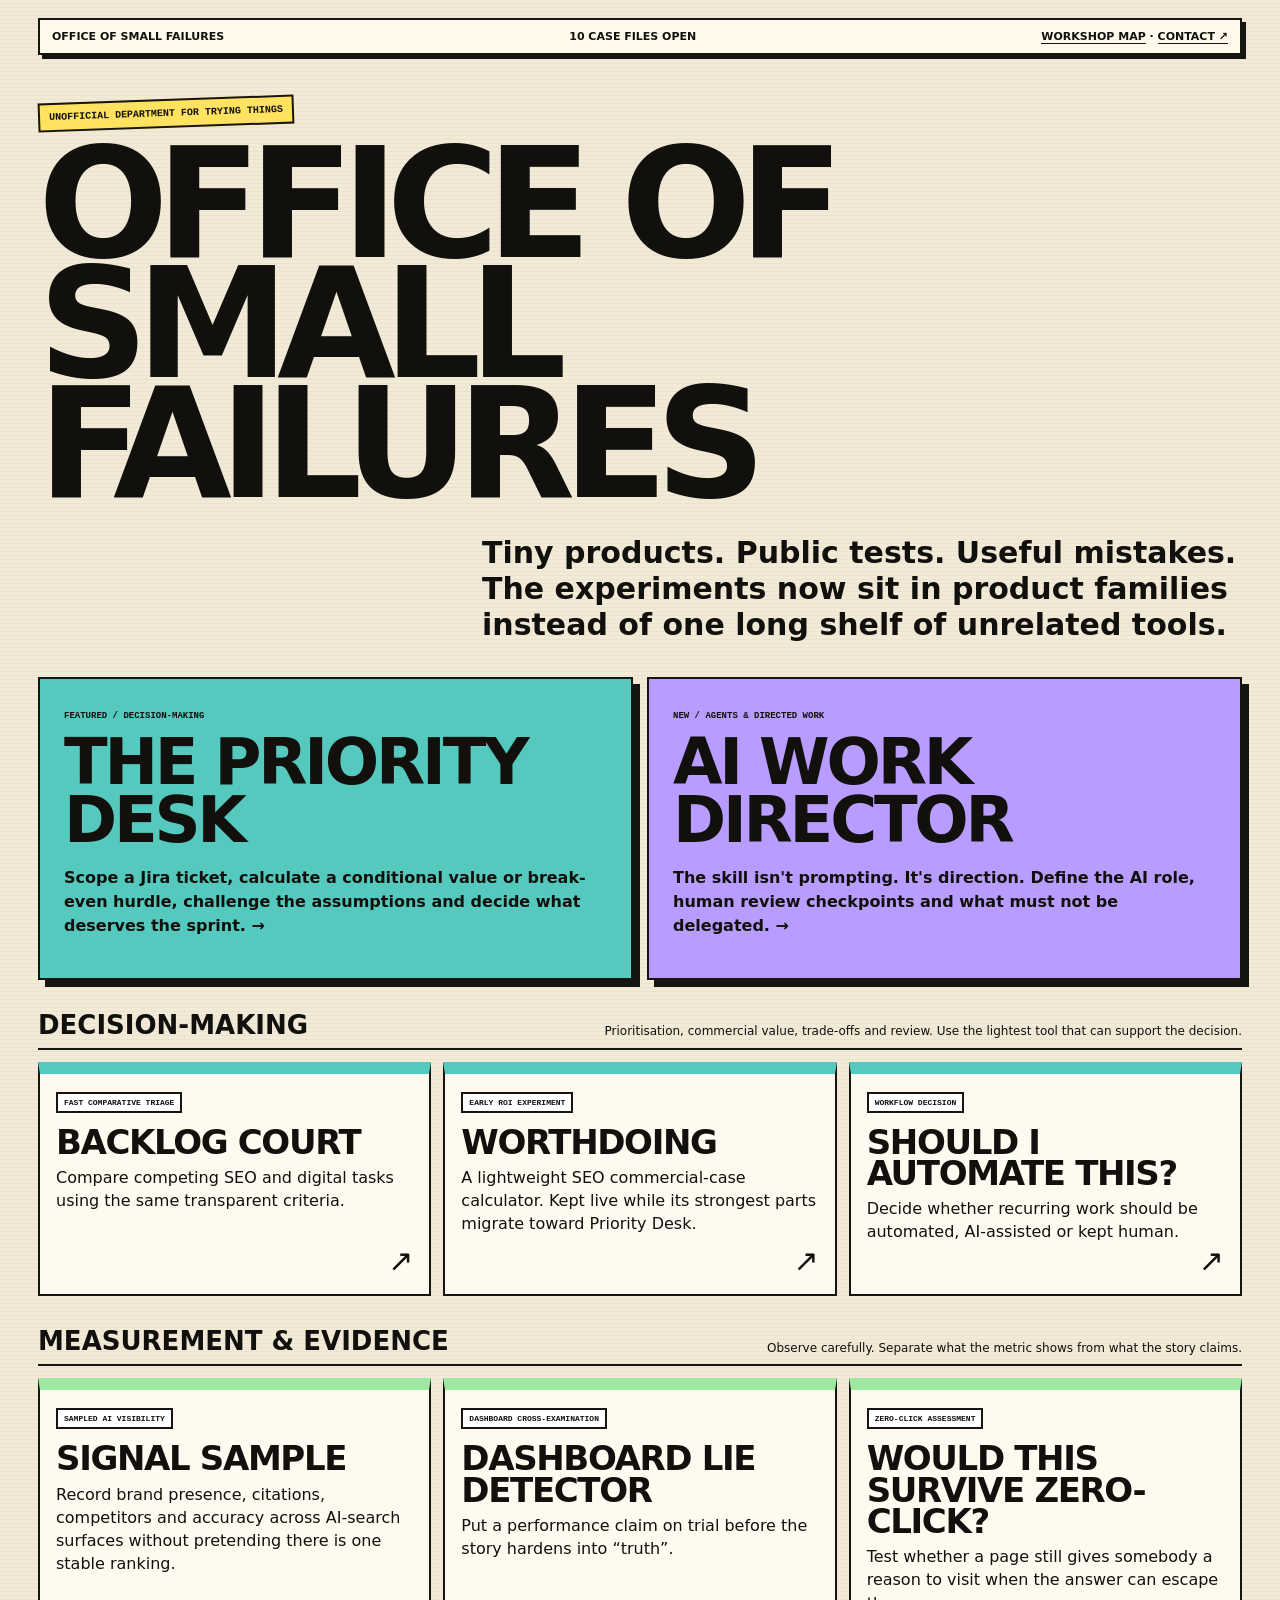
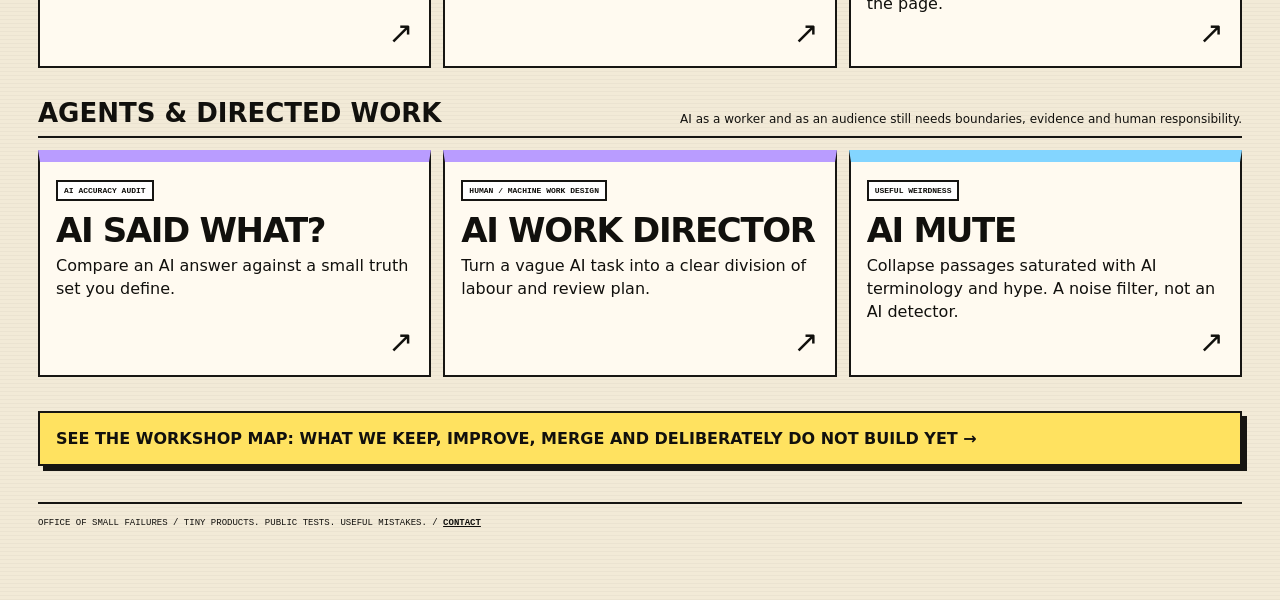
<file: index.html>
<!doctype html><html lang="en"><head><meta charset="utf-8"><meta name="viewport" content="width=device-width,initial-scale=1">
<title>Office of Small Failures — Tiny Tools for Awkward Digital Decisions</title>
<meta name="description" content="Tiny browser tools for decision-making, AI work, measurement and useful digital experiments. Public tests including The Priority Desk, AI Work Director and Signal Sample.">
<meta name="robots" content="index,follow,max-image-preview:large,max-snippet:-1"><link rel="canonical" href="https://officeofsmallfailures.com/"><link rel="icon" href="/favicon.svg" type="image/svg+xml">
<meta property="og:title" content="Office of Small Failures — Tiny Tools for Awkward Digital Decisions"><meta property="og:description" content="Tiny products. Public tests. Useful mistakes."><meta property="og:url" content="https://officeofsmallfailures.com/">
<script async src="https://www.googletagmanager.com/gtag/js?id=G-NYF5KW1DQC"></script><script>window.dataLayer=window.dataLayer||[];function gtag(){dataLayer.push(arguments)}gtag('js',new Date());gtag('config','G-NYF5KW1DQC');</script>
<script type="application/ld+json">{"@context":"https://schema.org","@graph":[{"@type":"WebSite","name":"Office of Small Failures","url":"https://officeofsmallfailures.com/","description":"Tiny browser-based tools and public experiments for awkward digital decisions."},{"@type":"ItemList","name":"Office of Small Failures tools","itemListElement":[
{"@type":"ListItem","position":1,"name":"The Priority Desk","url":"https://officeofsmallfailures.com/priority-desk/"},
{"@type":"ListItem","position":2,"name":"AI Work Director","url":"https://officeofsmallfailures.com/ai-work-director/"},
{"@type":"ListItem","position":3,"name":"Signal Sample","url":"https://officeofsmallfailures.com/signal-sample/"},
{"@type":"ListItem","position":4,"name":"Dashboard Lie Detector","url":"https://officeofsmallfailures.com/dashboard-lie-detector/"},
{"@type":"ListItem","position":5,"name":"Would This Survive Zero-Click?","url":"https://officeofsmallfailures.com/would-this-survive-zero-click/"},
{"@type":"ListItem","position":6,"name":"Backlog Court","url":"https://officeofsmallfailures.com/backlog-court/"},
{"@type":"ListItem","position":7,"name":"WorthDoing","url":"https://officeofsmallfailures.com/worthdoing/"},
{"@type":"ListItem","position":8,"name":"Should I Automate This?","url":"https://officeofsmallfailures.com/should-i-automate-this/"},
{"@type":"ListItem","position":9,"name":"AI Said What?","url":"https://officeofsmallfailures.com/ai-said-what/"},
{"@type":"ListItem","position":10,"name":"AI Mute","url":"https://officeofsmallfailures.com/make-the-internet-shut-up-about-ai/"}]}]}</script>
<style>
:root{--ink:#11100d;--paper:#f2ead7;--red:#ff6b5c;--yellow:#ffe260;--blue:#83d5ff;--green:#9de7a0;--violet:#b99cff;--pink:#ff87c8;--orange:#ffad66;--teal:#7ee0d5;--desk:#55c9be;--line:#161512}
*{box-sizing:border-box}body{margin:0;color:var(--ink);background:repeating-linear-gradient(0deg,rgba(17,16,13,.03) 0,rgba(17,16,13,.03) 1px,transparent 1px,transparent 4px),var(--paper);font-family:Inter,ui-sans-serif,system-ui,sans-serif}a{color:inherit}.page{max-width:1240px;margin:auto;padding:18px 18px 70px}
.top{border:2px solid var(--line);display:flex;justify-content:space-between;gap:12px;align-items:center;padding:10px 12px;background:#fff9ec;box-shadow:4px 4px 0 var(--line);font-size:11px;text-transform:uppercase;font-weight:900}.top a{text-decoration:none;border-bottom:1px solid var(--line)}
.hero{padding:44px 0 34px}.stamp{display:inline-block;border:2px solid var(--line);background:var(--yellow);padding:7px 9px;font:900 10px monospace;text-transform:uppercase;transform:rotate(-2deg)}h1{margin:16px 0 0;font-size:clamp(68px,12vw,160px);line-height:.78;letter-spacing:-.08em;text-transform:uppercase}.hero p{max-width:760px;margin:32px 0 0 auto;font-size:clamp(20px,2.5vw,30px);line-height:1.2;font-weight:800}
.featured{display:grid;grid-template-columns:1fr 1fr;gap:14px;margin-bottom:30px}.feature{border:2px solid var(--line);background:#fffaf0;box-shadow:7px 7px 0 var(--line);padding:24px;text-decoration:none}.feature:first-child{background:var(--desk)}.feature:last-child{background:var(--violet)}.feature .tag{font:900 9px monospace;text-transform:uppercase}.feature h2{font-size:clamp(38px,5vw,72px);line-height:.9;letter-spacing:-.05em;text-transform:uppercase;margin:12px 0}.feature p{line-height:1.5;font-weight:700}
.family{margin-top:30px}.family-head{display:flex;justify-content:space-between;gap:16px;align-items:end;border-bottom:2px solid var(--line);padding-bottom:8px;margin-bottom:12px}.family-head h2{margin:0;text-transform:uppercase;font-size:26px}.family-head p{margin:0;max-width:660px;font-size:12px;line-height:1.4}
.cards{display:grid;grid-template-columns:repeat(3,1fr);gap:12px}.card{border:2px solid var(--line);background:#fffaf0;text-decoration:none;padding:16px;min-height:190px;display:flex;flex-direction:column;justify-content:space-between}.card:hover{transform:translate(-2px,-2px);box-shadow:5px 5px 0 var(--line)}.label{display:inline-block;border:2px solid var(--line);padding:4px 6px;font:900 8px monospace;text-transform:uppercase;background:white}.card h3{font-size:34px;line-height:.92;letter-spacing:-.04em;text-transform:uppercase;margin:14px 0 8px}.card p{line-height:1.45;margin:0}.arrow{font-size:30px;text-align:right}
.c-measure{border-top:12px solid var(--green)}.c-decision{border-top:12px solid var(--desk)}.c-agent{border-top:12px solid var(--violet)}.c-weird{border-top:12px solid var(--blue)}
.maplink{display:block;margin-top:34px;border:2px solid var(--line);background:var(--yellow);padding:16px;text-decoration:none;font-weight:900;text-transform:uppercase;box-shadow:5px 5px 0 var(--line)}
.footer{margin-top:36px;border-top:2px solid var(--line);padding-top:12px;font:9px/1.6 monospace;text-transform:uppercase}.footer a{font-weight:900}
@media(max-width:850px){.featured,.cards{grid-template-columns:1fr}.family-head{display:block}.family-head p{margin-top:6px}}@media(max-width:700px){.page{padding:12px}.top{font-size:9px}h1{font-size:65px}.hero p{margin-left:0}}
</style></head><body><div class="page">
<header class="top"><span>Office of Small Failures</span><span>10 case files open</span><span><a href="/workshop-map/">Workshop map</a> · <a href="/contact/">Contact ↗</a></span></header>
<main>
<section class="hero"><span class="stamp">Unofficial department for trying things</span><h1>Office of Small Failures</h1><p>Tiny products. Public tests. Useful mistakes. The experiments now sit in product families instead of one long shelf of unrelated tools.</p></section>

<section class="featured">
<a class="feature" href="/priority-desk/"><span class="tag">Featured / decision-making</span><h2>The Priority Desk</h2><p>Scope a Jira ticket, calculate a conditional value or break-even hurdle, challenge the assumptions and decide what deserves the sprint. →</p></a>
<a class="feature" href="/ai-work-director/"><span class="tag">New / agents & directed work</span><h2>AI Work Director</h2><p>The skill isn't prompting. It's direction. Define the AI role, human review checkpoints and what must not be delegated. →</p></a>
</section>

<section class="family"><div class="family-head"><h2>Decision-making</h2><p>Prioritisation, commercial value, trade-offs and review. Use the lightest tool that can support the decision.</p></div><div class="cards">
<a class="card c-decision" href="/backlog-court/"><div><span class="label">Fast comparative triage</span><h3>Backlog Court</h3><p>Compare competing SEO and digital tasks using the same transparent criteria.</p></div><div class="arrow">↗</div></a>
<a class="card c-decision" href="/worthdoing/"><div><span class="label">Early ROI experiment</span><h3>WorthDoing</h3><p>A lightweight SEO commercial-case calculator. Kept live while its strongest parts migrate toward Priority Desk.</p></div><div class="arrow">↗</div></a>
<a class="card c-decision" href="/should-i-automate-this/"><div><span class="label">Workflow decision</span><h3>Should I Automate This?</h3><p>Decide whether recurring work should be automated, AI-assisted or kept human.</p></div><div class="arrow">↗</div></a>
</div></section>

<section class="family"><div class="family-head"><h2>Measurement & evidence</h2><p>Observe carefully. Separate what the metric shows from what the story claims.</p></div><div class="cards">
<a class="card c-measure" href="/signal-sample/"><div><span class="label">Sampled AI visibility</span><h3>Signal Sample</h3><p>Record brand presence, citations, competitors and accuracy across AI-search surfaces without pretending there is one stable ranking.</p></div><div class="arrow">↗</div></a>
<a class="card c-measure" href="/dashboard-lie-detector/"><div><span class="label">Dashboard cross-examination</span><h3>Dashboard Lie Detector</h3><p>Put a performance claim on trial before the story hardens into “truth”.</p></div><div class="arrow">↗</div></a>
<a class="card c-measure" href="/would-this-survive-zero-click/"><div><span class="label">Zero-click assessment</span><h3>Would This Survive Zero-Click?</h3><p>Test whether a page still gives somebody a reason to visit when the answer can escape the page.</p></div><div class="arrow">↗</div></a>
</div></section>

<section class="family"><div class="family-head"><h2>Agents & directed work</h2><p>AI as a worker and as an audience still needs boundaries, evidence and human responsibility.</p></div><div class="cards">
<a class="card c-agent" href="/ai-said-what/"><div><span class="label">AI accuracy audit</span><h3>AI Said What?</h3><p>Compare an AI answer against a small truth set you define.</p></div><div class="arrow">↗</div></a>
<a class="card c-agent" href="/ai-work-director/"><div><span class="label">Human / machine work design</span><h3>AI Work Director</h3><p>Turn a vague AI task into a clear division of labour and review plan.</p></div><div class="arrow">↗</div></a>
<a class="card c-weird" href="/make-the-internet-shut-up-about-ai/"><div><span class="label">Useful weirdness</span><h3>AI Mute</h3><p>Collapse passages saturated with AI terminology and hype. A noise filter, not an AI detector.</p></div><div class="arrow">↗</div></a>
</div></section>

<a class="maplink" href="/workshop-map/">See the workshop map: what we keep, improve, merge and deliberately do not build yet →</a>
<footer class="footer">Office of Small Failures / Tiny products. Public tests. Useful mistakes. / <a href="/contact/">Contact</a></footer>
</main></div></body></html>
</file>
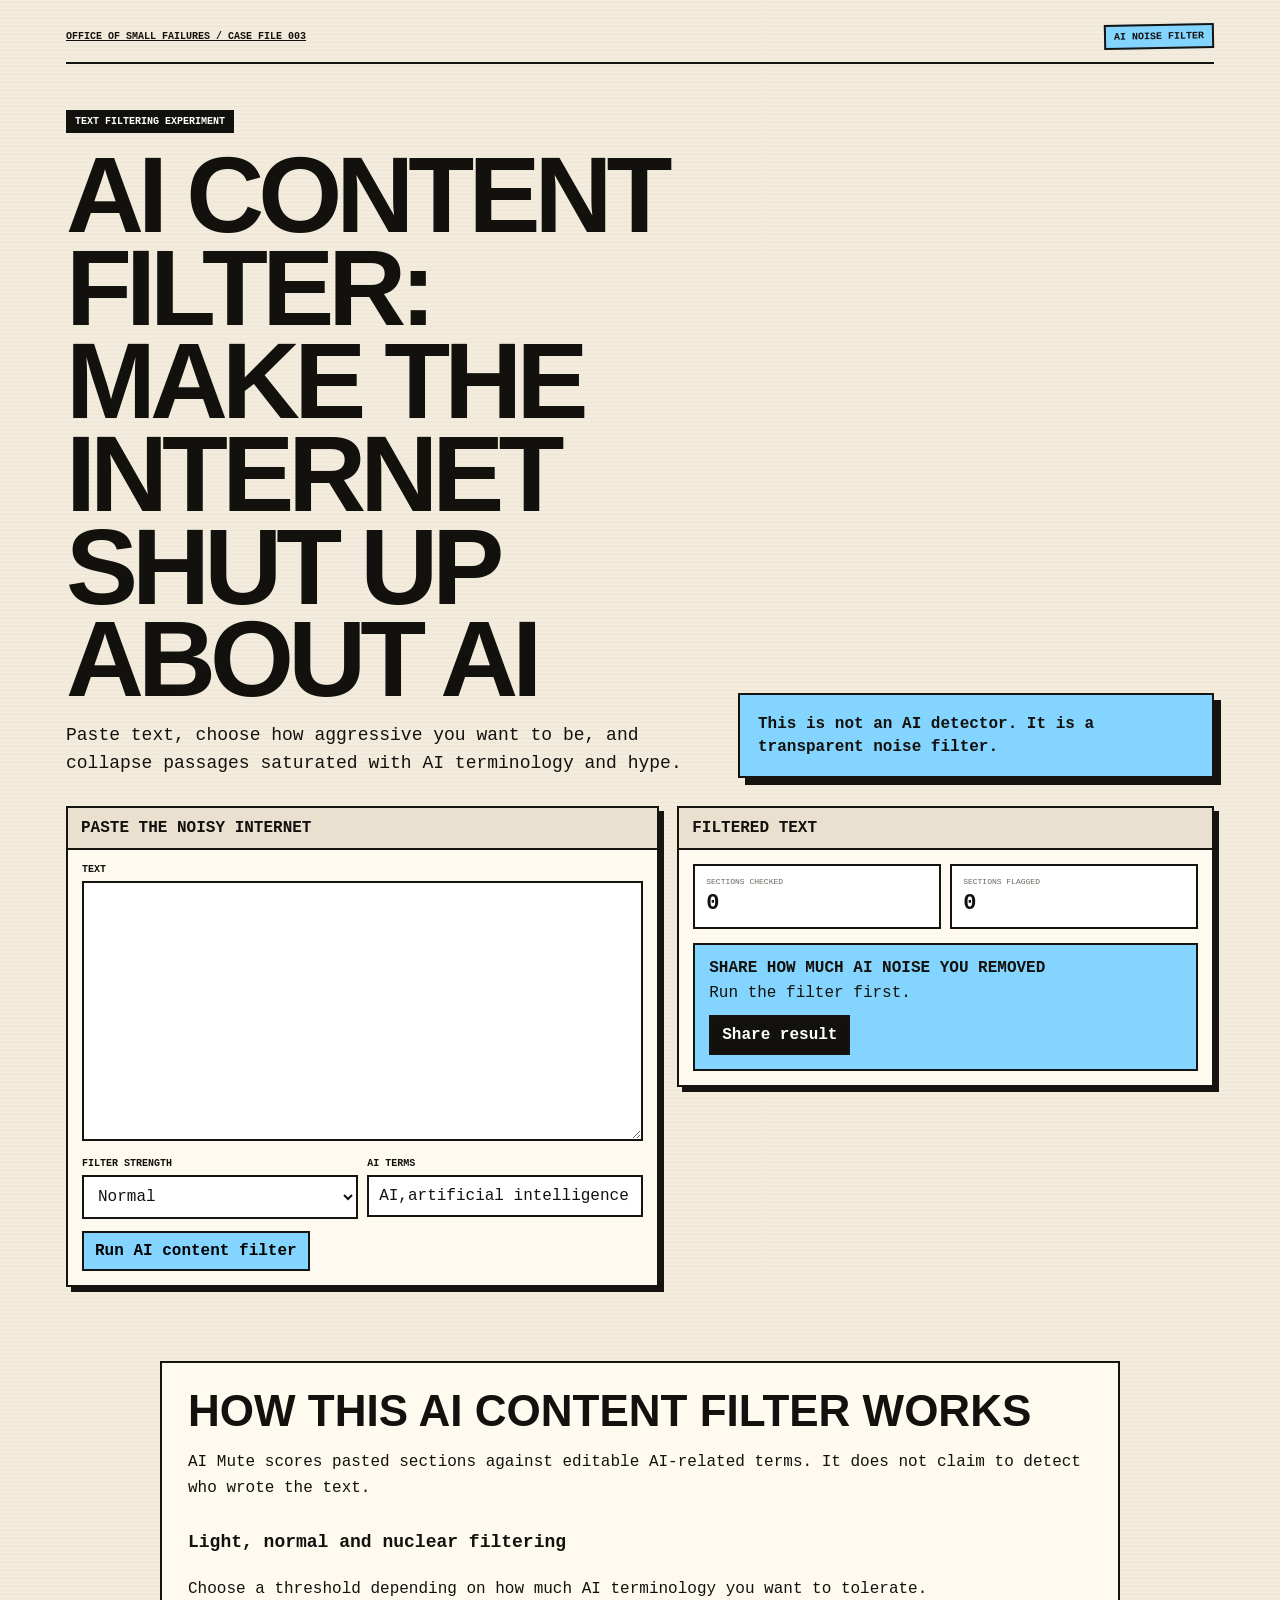
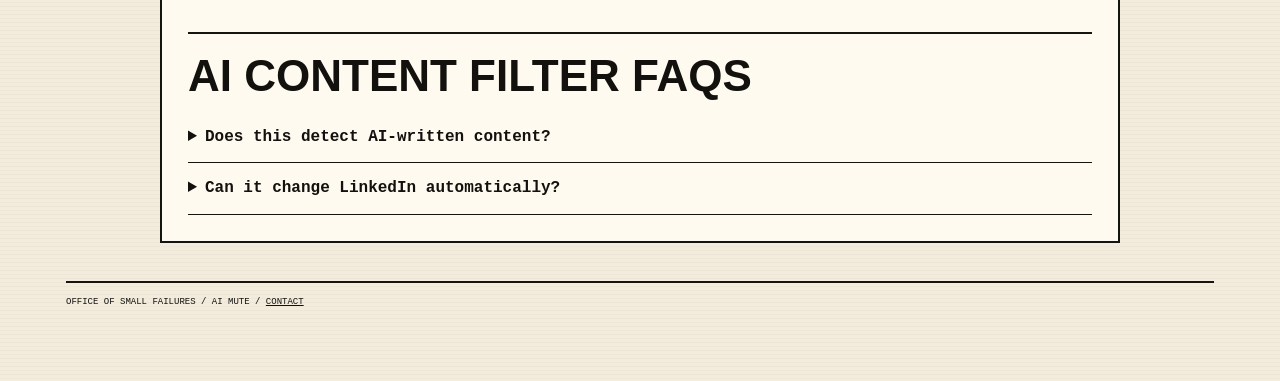
<file: ai-mute/index.html>
<!doctype html><html lang="en"><head><meta charset="utf-8"><meta name="robots" content="noindex,follow"><link rel="canonical" href="https://officeofsmallfailures.com/make-the-internet-shut-up-about-ai/"><meta http-equiv="refresh" content="0;url=/make-the-internet-shut-up-about-ai/"><title>AI Mute</title></head><body><p><a href="/make-the-internet-shut-up-about-ai/">Open AI Mute</a></p></body></html>
</file>
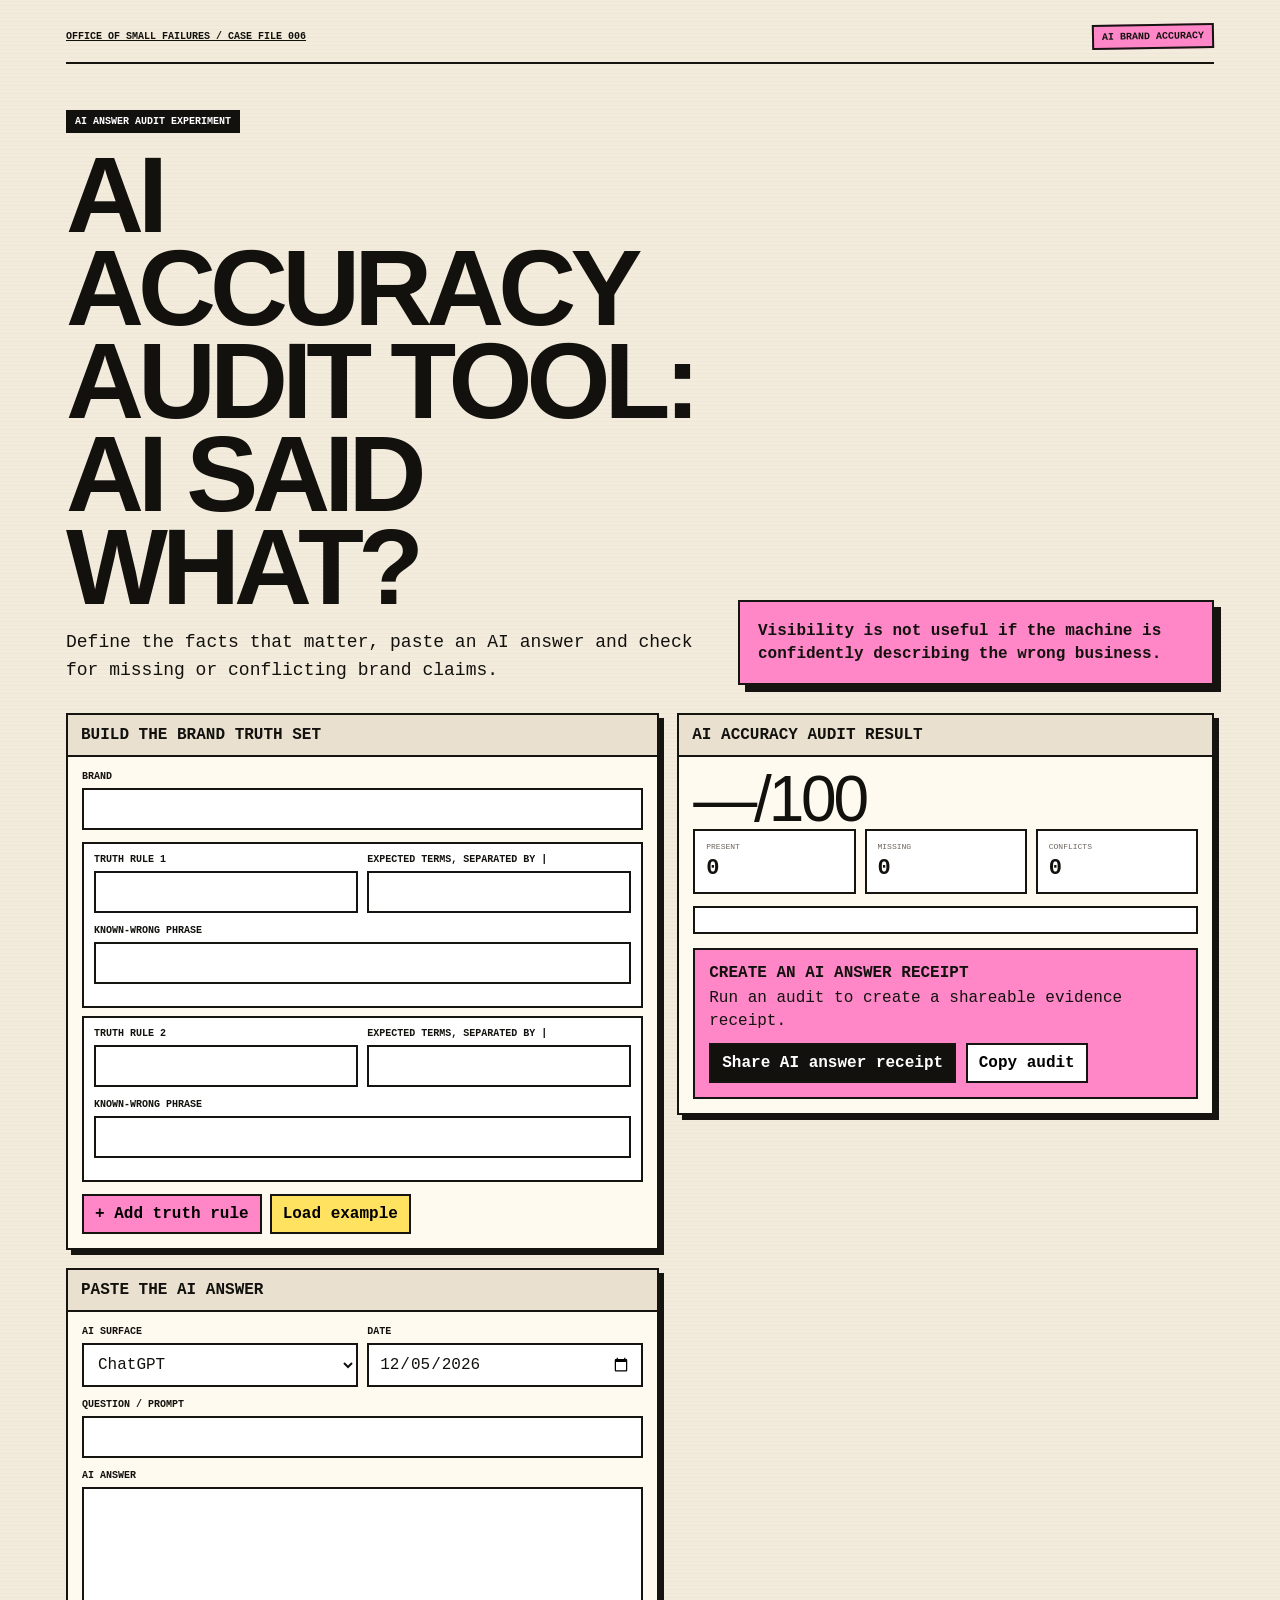
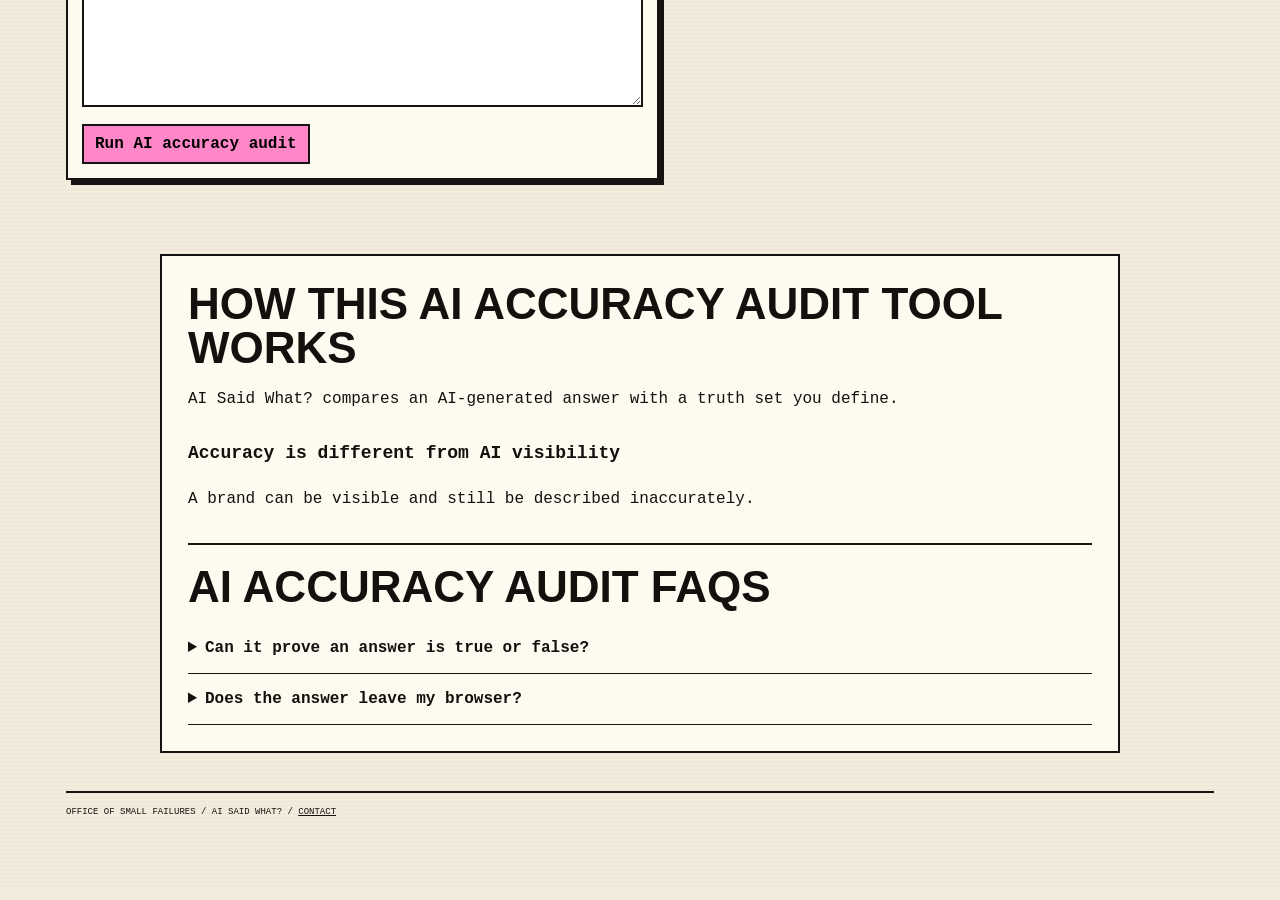
<file: ai-said-what/index.html>
<!doctype html><html lang="en"><head><meta charset="utf-8"><meta name="viewport" content="width=device-width,initial-scale=1"><title>AI Accuracy Audit Tool — Check What AI Says About Your Brand | AI Said What?</title><meta name="description" content="Free AI accuracy audit tool for checking what AI answers say about your brand against a truth set you define."><meta name="robots" content="index,follow,max-image-preview:large,max-snippet:-1"><link rel="canonical" href="https://officeofsmallfailures.com/ai-said-what/"><link rel="icon" href="/favicon.svg" type="image/svg+xml"><link rel="stylesheet" href="/osf.css"><script async src="https://www.googletagmanager.com/gtag/js?id=G-NYF5KW1DQC"></script><script>window.dataLayer=window.dataLayer||[];function gtag(){dataLayer.push(arguments)}gtag('js',new Date());gtag('config','G-NYF5KW1DQC');</script><meta property="og:title" content="AI Accuracy Audit Tool — Check What AI Says About Your Brand | AI Said What?"><meta property="og:description" content="Compare AI-generated brand descriptions with a truth set and flag missing or conflicting claims."><meta property="og:url" content="https://officeofsmallfailures.com/ai-said-what/"><script type="application/ld+json">{"@context":"https://schema.org","@type":"SoftwareApplication","name":"AI Said What?","url":"https://officeofsmallfailures.com/ai-said-what/","applicationCategory":"BusinessApplication","operatingSystem":"Web browser","isAccessibleForFree":true}</script><style>:root{--accent:#ff87c8;--accent2:#ffe260}.fact,.finding{border:2px solid var(--line);background:#fff;padding:10px;margin:8px 0}.finding.ok{border-left:10px solid #9de7a0}.finding.missing{border-left:10px solid #ffe260}.finding.conflict{border-left:10px solid #ff6b5c}.sharebox{border:2px solid var(--line);background:var(--accent);padding:14px;margin-top:14px}.sharebox b{display:block;text-transform:uppercase;margin-bottom:5px}.sharebox p{margin:0 0 10px;line-height:1.45}</style></head><body data-tool="ai_said_what"><div class="page"><header class="top"><a href="/">Office of Small Failures / Case File 006</a><span class="status">AI brand accuracy</span></header><section class="hero"><div><span class="kicker">AI answer audit experiment</span><h1>AI Accuracy Audit Tool: AI Said What?</h1><p class="lede">Define the facts that matter, paste an AI answer and check for missing or conflicting brand claims.</p></div><aside class="memo">Visibility is not useful if the machine is confidently describing the wrong business.</aside></section><div class="layout"><div><section class="panel"><div class="head"><h2>Build the brand truth set</h2></div><div class="body"><div class="field"><label>Brand</label><input id="brand"></div><div id="facts"></div><div class="actions"><button class="btn primary" onclick="addFact()">+ Add truth rule</button><button class="btn secondary" onclick="example()">Load example</button></div></div></section><section class="panel"><div class="head"><h2>Paste the AI answer</h2></div><div class="body"><div class="grid2"><div class="field"><label>AI surface</label><select id="surface"><option>ChatGPT</option><option>Gemini</option><option>Perplexity</option><option>Google AI Mode</option><option>Microsoft Copilot</option><option>Claude</option><option>Other</option></select></div><div class="field"><label>Date</label><input id="date" type="date"></div></div><div class="field"><label>Question / prompt</label><input id="question"></div><div class="field"><label>AI answer</label><textarea id="answer" style="min-height:220px"></textarea></div><button class="btn primary" onclick="audit()">Run AI accuracy audit</button></div></section></div><aside class="panel"><div class="head"><h2>AI accuracy audit result</h2></div><div class="body"><div class="score" id="score">—/100</div><div class="grid3"><div class="metric"><span>Present</span><b id="present">0</b></div><div class="metric"><span>Missing</span><b id="missing">0</b></div><div class="metric"><span>Conflicts</span><b id="conflicts">0</b></div></div><div id="findings"></div><div class="result" id="summary"></div><div class="sharebox"><b>Create an AI answer receipt</b><p id="shareLine">Run an audit to create a shareable evidence receipt.</p><button class="btn dark" onclick="shareCurrent()">Share AI answer receipt</button> <button class="btn" onclick="osfCopy(summary.textContent)">Copy audit</button></div></div></aside></div><section class="seo"><h2>How this AI accuracy audit tool works</h2><p>AI Said What? compares an AI-generated answer with a truth set you define.</p><h3>Accuracy is different from AI visibility</h3><p>A brand can be visible and still be described inaccurately.</p><div class="faq"><h2>AI accuracy audit FAQs</h2><details><summary>Can it prove an answer is true or false?</summary><p>No. It checks against your rules and still needs human review.</p></details><details><summary>Does the answer leave my browser?</summary><p>No backend is required.</p></details></div></section><footer class="footer">Office of Small Failures / AI Said What? / <a href="/contact/">Contact</a></footer></div><script>let __started=false;function osfTrack(name,params){if(typeof gtag==='function')gtag('event',name,Object.assign({tool_name:document.body.dataset.tool||'unknown'},params||{}))}function osfStart(){if(!__started){__started=true;osfTrack('tool_start')}}document.addEventListener('input',e=>{if(e.target.matches('input,select,textarea'))osfStart()},{passive:true});async function osfShare(title,text){const url=location.href;osfTrack('tool_share',{share_method:navigator.share?'native':'clipboard'});if(navigator.share){try{await navigator.share({title,text,url});return}catch(e){}}try{await navigator.clipboard.writeText(text+'\n'+url);alert('Result copied. Paste it into LinkedIn, Slack or Teams.')}catch(e){prompt('Copy this result:',text+'\n'+url)}}function osfCopy(text){osfTrack('tool_copy');navigator.clipboard?.writeText(text).then(()=>alert('Copied.')).catch(()=>prompt('Copy this:',text))}</script><script>let facts=[],last={coverage:0,p:0,m:0,c:0};function make(label='',expected='',wrong=''){return {label,expected,wrong}}function addFact(){facts.push(make());render()}function render(){const factsEl=document.getElementById('facts');factsEl.innerHTML=facts.map((f,i)=>`<div class="fact"><div class="grid2"><div class="field"><label>Truth rule ${i+1}</label><input data-i="${i}" data-k="label" value="${f.label}"></div><div class="field"><label>Expected terms, separated by |</label><input data-i="${i}" data-k="expected" value="${f.expected}"></div></div><div class="field"><label>Known-wrong phrase</label><input data-i="${i}" data-k="wrong" value="${f.wrong}"></div></div>`).join('');document.querySelectorAll('.fact input').forEach(x=>x.onchange=e=>facts[Number(e.target.dataset.i)][e.target.dataset.k]=e.target.value)}function terms(s){return String(s||'').split('|').map(x=>x.trim().toLowerCase()).filter(Boolean)}function audit(){osfStart();const text=answer.value.toLowerCase(),active=facts.filter(f=>f.label.trim()&&f.expected.trim());if(!answer.value.trim())return alert('Paste an AI answer first.');if(!active.length)return alert('Add at least one truth rule.');const r=active.map(f=>({f,present:terms(f.expected).some(t=>text.includes(t)),conflict:terms(f.wrong).some(t=>text.includes(t))})),p=r.filter(x=>x.present).length,c=r.filter(x=>x.conflict).length,m=r.length-p,coverage=Math.round(p/r.length*100);last={coverage,p,m,c};score.textContent=coverage+'/100';present.textContent=p;missing.textContent=m;conflicts.textContent=c;findings.innerHTML=r.map(x=>`<div class="finding ${x.conflict?'conflict':x.present?'ok':'missing'}"><b>${x.f.label}</b><br><span class="help">${x.conflict?'Known-wrong phrase detected: '+x.f.wrong:x.present?'Expected evidence found':'Expected evidence not found: '+x.f.expected}</span></div>`).join('');summary.textContent=`AI accuracy audit for ${brand.value||'the brand'}\nSurface: ${surface.value}\nDate: ${date.value}\n${question.value?'Question: '+question.value+'\n':''}Present: ${p} · Missing: ${m} · Conflicts: ${c} · Truth-set coverage: ${coverage}/100`;shareLine.textContent=`AI ANSWER RECEIPT: ${brand.value||'Brand'} · ${surface.value} · ${coverage}/100 truth-set coverage · ${c} configured conflicts.`;osfTrack('tool_complete',{coverage_score:coverage,conflicts:c})}function shareCurrent(){osfShare('AI answer receipt',`${shareLine.textContent}\nQuestion: ${question.value||'Not recorded'}\n\nThis is a user-defined truth-set audit, not an independent fact-check.\nMade with Office of Small Failures.`)}function example(){brand.value='Northstar Coffee';facts=[make('Location','Brighton | Sussex','London only'),make('Core offer','speciality coffee | specialty coffee','instant coffee only'),make('Shipping','UK delivery | ships across the UK','does not deliver')];question.value='What does Northstar Coffee offer and where is it based?';answer.value='Northstar Coffee is a speciality coffee business based in Brighton, Sussex. It sells coffee online with UK delivery.';render()}date.value=new Date().toISOString().slice(0,10);addFact();addFact()</script></body></html>
</file>
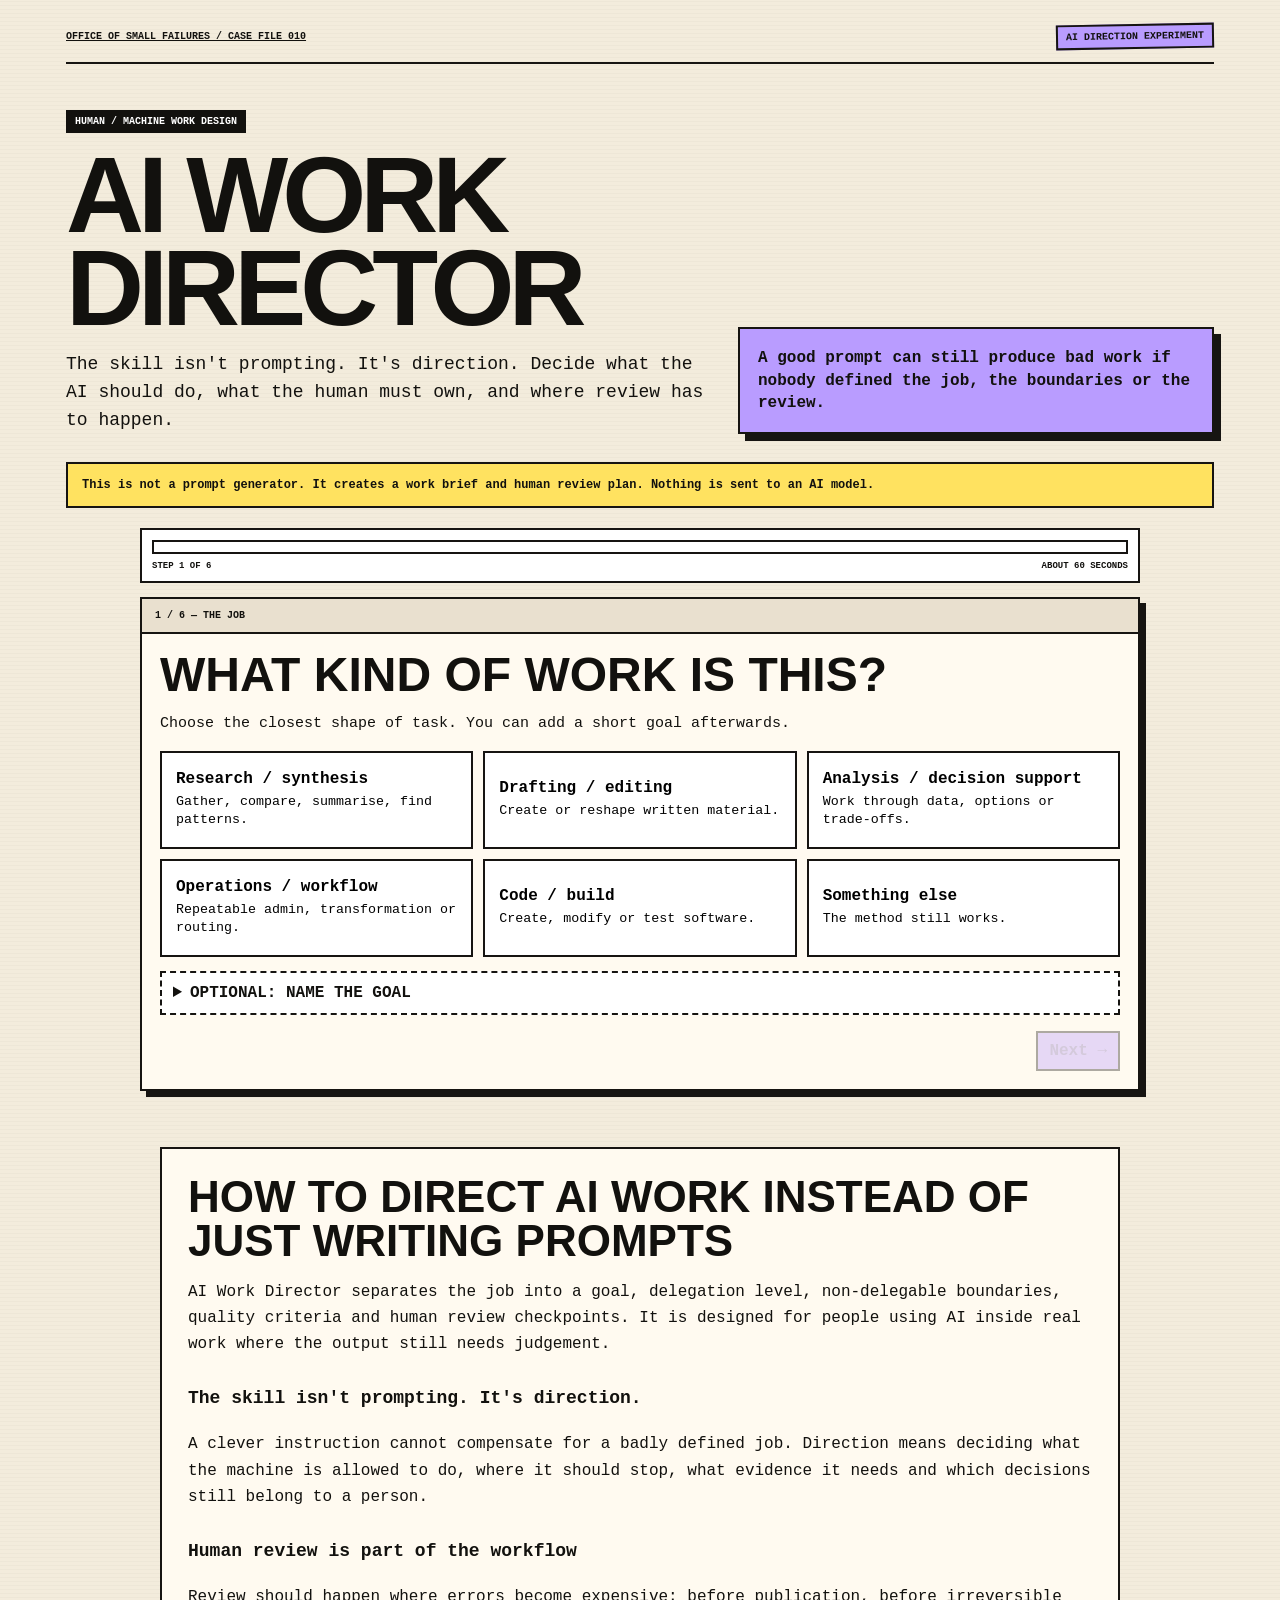
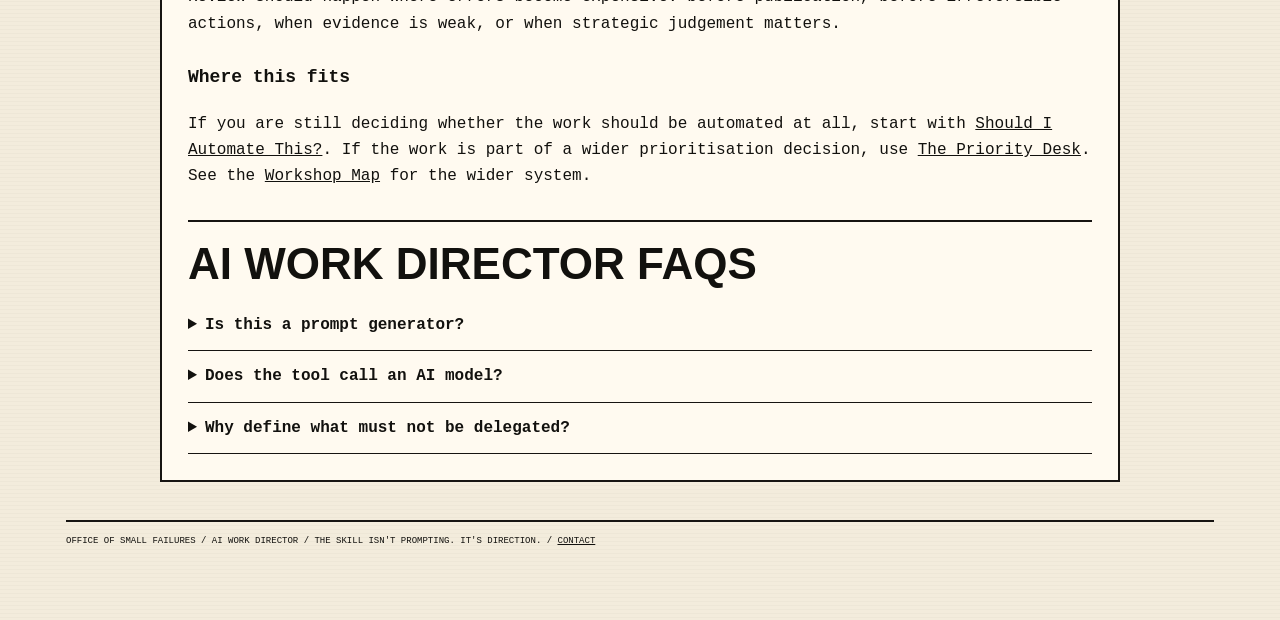
<file: ai-work-director/index.html>
<!doctype html>
<html lang="en">
<head>
<meta charset="utf-8">
<meta name="viewport" content="width=device-width,initial-scale=1">
<title>AI Work Director — Define AI Work, Human Review & Guardrails</title>
<meta name="description" content="A free browser tool for directing AI work: define the goal, boundaries, delegated work, human review checkpoints and what good looks like. Not another prompt generator.">
<meta name="robots" content="index,follow,max-image-preview:large,max-snippet:-1">
<link rel="canonical" href="https://officeofsmallfailures.com/ai-work-director/">
<link rel="icon" href="/favicon.svg" type="image/svg+xml">
<link rel="stylesheet" href="/osf.css">
<meta property="og:title" content="AI Work Director — The skill isn't prompting. It's direction.">
<meta property="og:description" content="Turn a vague AI task into a clear division of labour between the machine and the human.">
<meta property="og:url" content="https://officeofsmallfailures.com/ai-work-director/">
<script type="application/ld+json">
{"@context":"https://schema.org","@graph":[
{"@type":"SoftwareApplication","name":"AI Work Director","url":"https://officeofsmallfailures.com/ai-work-director/","applicationCategory":"BusinessApplication","operatingSystem":"Web browser","isAccessibleForFree":true,"description":"A browser-based tool for defining AI task goals, boundaries, delegated work, human review checkpoints and quality criteria.","offers":{"@type":"Offer","price":"0","priceCurrency":"GBP"}},
{"@type":"FAQPage","mainEntity":[
{"@type":"Question","name":"Is AI Work Director a prompt generator?","acceptedAnswer":{"@type":"Answer","text":"No. It creates a work brief and review plan. The point is to decide what the AI should do, what a human must check and what must not be delegated."}},
{"@type":"Question","name":"What does AI Work Director produce?","acceptedAnswer":{"@type":"Answer","text":"It produces a concise AI work brief, a human review checklist, delegation boundaries and a definition of done."}},
{"@type":"Question","name":"Does it send my work to an AI model?","acceptedAnswer":{"@type":"Answer","text":"No. The tool runs locally in the browser and does not call an external AI model."}}
]}]}</script>
<style>
:root{--accent:#b99cff;--accent2:#ffe260;--good:#9de7a0;--warn:#ffad66}
.director{max-width:1000px;margin:auto}.progress{border:2px solid var(--line);background:#fff;padding:10px;margin-bottom:14px}.track{height:14px;border:2px solid var(--line);background:#fff}.fill{height:100%;width:0;background:var(--accent);transition:width .2s}.meta{display:flex;justify-content:space-between;gap:8px;font-size:9px;text-transform:uppercase;font-weight:900;margin-top:7px}
.step{display:none;border:2px solid var(--line);background:var(--panel);box-shadow:6px 6px 0 var(--line)}.step.active{display:block}.step-head{border-bottom:2px solid var(--line);background:#e9e0cf;padding:11px 13px;font-size:10px;font-weight:900;text-transform:uppercase}.step-body{padding:18px}
.step h2{font-family:Arial Black,Impact,sans-serif;text-transform:uppercase;font-size:clamp(30px,5vw,48px);line-height:.95;margin:0 0 10px}.prompt{font-size:15px;line-height:1.5}
.choices{display:grid;grid-template-columns:repeat(3,1fr);gap:10px;margin-top:15px}.choice{border:2px solid var(--line);background:#fff;padding:14px;cursor:pointer;text-align:left;font-weight:900;min-height:98px}.choice small{display:block;font-weight:400;line-height:1.35;margin-top:5px}.choice.selected{background:var(--accent2);transform:translate(-2px,-2px);box-shadow:4px 4px 0 var(--line)}
.chips{display:flex;gap:7px;flex-wrap:wrap;margin:12px 0}.chip{border:2px solid var(--line);background:#fff;padding:8px 10px;cursor:pointer;font-weight:900;font-size:10px}.chip.selected{background:var(--accent)}
.nav{display:flex;justify-content:space-between;gap:8px;margin-top:16px}.nav button[disabled]{opacity:.35}
.result-shell{display:none;border:2px solid var(--line);background:var(--panel);box-shadow:7px 7px 0 var(--line);margin-top:18px}.result-shell.show{display:block}.result-head{background:var(--accent);padding:18px;border-bottom:2px solid var(--line)}.result-body{padding:18px}
.brief{border:2px solid var(--line);background:#fff;padding:14px;white-space:pre-wrap;line-height:1.6;font-size:11px}.checkpoint{border:2px solid var(--line);padding:10px;background:#fff;margin:8px 0}.checkpoint b{display:block;text-transform:uppercase;font-size:9px;margin-bottom:4px}.boundary{background:var(--accent2)}.sharebox{border:2px solid var(--line);background:var(--good);padding:14px;margin-top:14px}
.optional{border:2px dashed var(--line);background:#fff;margin-top:14px}.optional summary{padding:11px;cursor:pointer;font-weight:900;text-transform:uppercase}.optional .inner{padding:0 11px 11px}
@media(max-width:760px){.choices{grid-template-columns:1fr}.choice{min-height:auto}.step-body{padding:14px}}
</style>
</head>
<body>
<div class="page">
<header class="top"><a href="/">Office of Small Failures / Case File 010</a><span class="status">AI direction experiment</span></header>
<section class="hero">
<div><span class="kicker">Human / machine work design</span><h1>AI Work Director</h1><p class="lede">The skill isn't prompting. It's direction. Decide what the AI should do, what the human must own, and where review has to happen.</p></div>
<aside class="memo">A good prompt can still produce bad work if nobody defined the job, the boundaries or the review.</aside>
</section>
<div class="rule">This is not a prompt generator. It creates a work brief and human review plan. Nothing is sent to an AI model.</div>

<div class="director">
<div class="progress"><div class="track"><div class="fill" id="fill"></div></div><div class="meta"><span id="stepText">Step 1 of 6</span><span id="timeText">About 60 seconds</span></div></div>

<section class="step active" data-step="0">
<div class="step-head">1 / 6 — The job</div><div class="step-body">
<h2>What kind of work is this?</h2><p class="prompt">Choose the closest shape of task. You can add a short goal afterwards.</p>
<div class="choices">
<button class="choice" data-key="taskType" data-value="research"><strong>Research / synthesis</strong><small>Gather, compare, summarise, find patterns.</small></button>
<button class="choice" data-key="taskType" data-value="drafting"><strong>Drafting / editing</strong><small>Create or reshape written material.</small></button>
<button class="choice" data-key="taskType" data-value="analysis"><strong>Analysis / decision support</strong><small>Work through data, options or trade-offs.</small></button>
<button class="choice" data-key="taskType" data-value="operations"><strong>Operations / workflow</strong><small>Repeatable admin, transformation or routing.</small></button>
<button class="choice" data-key="taskType" data-value="coding"><strong>Code / build</strong><small>Create, modify or test software.</small></button>
<button class="choice" data-key="taskType" data-value="other"><strong>Something else</strong><small>The method still works.</small></button>
</div>
<details class="optional"><summary>Optional: name the goal</summary><div class="inner"><input id="goal" placeholder="e.g. turn interview notes into evidence-backed themes"></div></details>
<div class="nav"><span></span><button class="btn primary" onclick="next()" disabled>Next →</button></div>
</div></section>

<section class="step" data-step="1">
<div class="step-head">2 / 6 — Delegation</div><div class="step-body">
<h2>What can the AI actually own?</h2><p class="prompt">Choose the highest level of delegation that feels safe for this job.</p>
<div class="choices">
<button class="choice" data-key="delegation" data-value="assist"><strong>Assist</strong><small>Generate options, structure material, surface questions. Human makes the work.</small></button>
<button class="choice" data-key="delegation" data-value="draft"><strong>Draft</strong><small>AI makes a first pass. Human must substantially review before use.</small></button>
<button class="choice" data-key="delegation" data-value="execute"><strong>Execute bounded steps</strong><small>AI may complete defined low-risk steps inside clear limits.</small></button>
</div>
<div class="nav"><button class="btn" onclick="back()">← Back</button><button class="btn primary" onclick="next()" disabled>Next →</button></div>
</div></section>

<section class="step" data-step="2">
<div class="step-head">3 / 6 — Human judgement</div><div class="step-body">
<h2>Where must a human stay in charge?</h2><p class="prompt">Pick all that matter. These become review checkpoints.</p>
<div class="chips" id="reviewChips">
<button class="chip" data-review="facts">Facts / evidence</button><button class="chip" data-review="strategy">Strategy / prioritisation</button><button class="chip" data-review="tone">Tone / judgement</button><button class="chip" data-review="risk">Risk / compliance</button><button class="chip" data-review="code">Code / technical correctness</button><button class="chip" data-review="final">Final approval</button>
</div>
<div class="nav"><button class="btn" onclick="back()">← Back</button><button class="btn primary" onclick="next()">Next →</button></div>
</div></section>

<section class="step" data-step="3">
<div class="step-head">4 / 6 — Non-delegables</div><div class="step-body">
<h2>What must the AI not do?</h2><p class="prompt">Select the boundaries that apply.</p>
<div class="chips" id="noChips">
<button class="chip" data-no="invent">Invent facts or sources</button><button class="chip" data-no="publish">Publish / send externally</button><button class="chip" data-no="decide">Make the final decision</button><button class="chip" data-no="sensitive">Use confidential data</button><button class="chip" data-no="irreversible">Take irreversible actions</button><button class="chip" data-no="legal">Make legal / compliance judgement</button>
</div>
<div class="nav"><button class="btn" onclick="back()">← Back</button><button class="btn primary" onclick="next()">Next →</button></div>
</div></section>

<section class="step" data-step="4">
<div class="step-head">5 / 6 — What good looks like</div><div class="step-body">
<h2>How will you judge the output?</h2><p class="prompt">Choose the qualities that matter most.</p>
<div class="chips" id="qualityChips">
<button class="chip" data-quality="accurate">Accurate</button><button class="chip" data-quality="traceable">Traceable to evidence</button><button class="chip" data-quality="useful">Actionable / useful</button><button class="chip" data-quality="clear">Clear</button><button class="chip" data-quality="complete">Complete enough</button><button class="chip" data-quality="original">Distinct / original</button><button class="chip" data-quality="safe">Safe / reversible</button>
</div>
<details class="optional"><summary>Optional: add one hard constraint</summary><div class="inner"><input id="constraint" placeholder="e.g. use only the attached research, no web sources"></div></details>
<div class="nav"><button class="btn" onclick="back()">← Back</button><button class="btn primary" onclick="next()">Next →</button></div>
</div></section>

<section class="step" data-step="5">
<div class="step-head">6 / 6 — Review rhythm</div><div class="step-body">
<h2>When should the human review?</h2><p class="prompt">Do not wait until the end if a wrong turn would be expensive.</p>
<div class="choices">
<button class="choice" data-key="rhythm" data-value="end"><strong>At the end</strong><small>Low-risk, easy to reverse, cheap to redo.</small></button>
<button class="choice" data-key="rhythm" data-value="mid"><strong>Midpoint + end</strong><small>Check direction before too much work accumulates.</small></button>
<button class="choice" data-key="rhythm" data-value="gated"><strong>Stage gates</strong><small>Human approval before important transitions or actions.</small></button>
</div>
<div class="nav"><button class="btn" onclick="back()">← Back</button><button class="btn dark" onclick="finish()" disabled>Direct the work →</button></div>
</div></section>

<section class="result-shell" id="resultShell">
<div class="result-head"><div class="score" style="font-size:42px">WORK DIRECTED</div><div class="help" style="color:#111">A division of labour, not a magic prompt.</div></div>
<div class="result-body">
<div class="grid3">
<div class="metric"><span>AI role</span><b id="roleOut">—</b></div><div class="metric"><span>Human reviews</span><b id="reviewCount">—</b></div><div class="metric"><span>Boundary count</span><b id="boundaryCount">—</b></div>
</div>
<h3>AI work brief</h3><div class="brief" id="brief"></div>
<h3>Human review checkpoints</h3><div id="checkpoints"></div>
<div class="checkpoint boundary"><b>Do not delegate</b><span id="boundaries"></span></div>
<div class="sharebox"><b>Take the brief into the real work</b><p>Copy it into your task, project note or AI conversation — then keep the human checkpoints intact.</p><button class="btn dark" onclick="copyBrief()">Copy work brief</button><button class="btn" onclick="shareResult()">Share the idea</button><button class="btn" onclick="restart()">Direct another task</button></div>
</div>
</section>
</div>

<section class="seo">
<h2>How to direct AI work instead of just writing prompts</h2>
<p>AI Work Director separates the job into a goal, delegation level, non-delegable boundaries, quality criteria and human review checkpoints. It is designed for people using AI inside real work where the output still needs judgement.</p>
<h3>The skill isn't prompting. It's direction.</h3>
<p>A clever instruction cannot compensate for a badly defined job. Direction means deciding what the machine is allowed to do, where it should stop, what evidence it needs and which decisions still belong to a person.</p>
<h3>Human review is part of the workflow</h3>
<p>Review should happen where errors become expensive: before publication, before irreversible actions, when evidence is weak, or when strategic judgement matters.</p>
<h3>Where this fits</h3><p>If you are still deciding whether the work should be automated at all, start with <a href="/should-i-automate-this/">Should I Automate This?</a>. If the work is part of a wider prioritisation decision, use <a href="/priority-desk/">The Priority Desk</a>. See the <a href="/workshop-map/">Workshop Map</a> for the wider system.</p><div class="faq"><h2>AI Work Director FAQs</h2>
<details><summary>Is this a prompt generator?</summary><p>No. It creates a task brief and division of labour. You can use that brief with any suitable AI system.</p></details>
<details><summary>Does the tool call an AI model?</summary><p>No. It runs entirely in the browser.</p></details>
<details><summary>Why define what must not be delegated?</summary><p>Because safe and useful AI work is partly about boundaries: decisions, evidence, confidential information, irreversible actions and final accountability.</p></details>
</div></section>
<footer class="footer">Office of Small Failures / AI Work Director / The skill isn't prompting. It's direction. / <a href="/contact/">Contact</a></footer>
</div>
<script>
const answers={reviews:[],nos:[],qualities:[]};let step=0,result=null;const steps=[...document.querySelectorAll('.step')];
document.querySelectorAll('.choice').forEach(btn=>btn.addEventListener('click',()=>{const k=btn.dataset.key;answers[k]=btn.dataset.value;btn.parentElement.querySelectorAll('.choice').forEach(x=>x.classList.remove('selected'));btn.classList.add('selected');btn.closest('.step').querySelector('.nav .btn:last-child').disabled=false}));
function toggleChip(btn,key,val){btn.classList.toggle('selected');const a=answers[key];const i=a.indexOf(val);if(i>=0)a.splice(i,1);else a.push(val)}
document.querySelectorAll('[data-review]').forEach(b=>b.onclick=()=>toggleChip(b,'reviews',b.dataset.review));
document.querySelectorAll('[data-no]').forEach(b=>b.onclick=()=>toggleChip(b,'nos',b.dataset.no));
document.querySelectorAll('[data-quality]').forEach(b=>b.onclick=()=>toggleChip(b,'qualities',b.dataset.quality));
function render(){steps.forEach((s,i)=>s.classList.toggle('active',i===step));fill.style.width=(step/6*100)+'%';stepText.textContent='Step '+(step+1)+' of 6';timeText.textContent=step<3?'About 60 seconds':step<5?'Nearly there':'Final decision';window.scrollTo({top:document.querySelector('.director').offsetTop-12,behavior:'smooth'})}
function next(){if(step<5){step++;render()}}function back(){if(step>0){step--;render()}}
const labels={facts:'Verify factual claims, sources and evidence before use.',strategy:'Human decides priorities, trade-offs and strategic recommendations.',tone:'Human checks tone, nuance and whether the judgement fits the context.',risk:'Human reviews risk, compliance and consequences before action.',code:'Human tests technical correctness, edge cases and failure modes.',final:'A named human gives final approval before the output is used.'};
const noLabels={invent:'Do not invent facts, evidence or sources.',publish:'Do not publish, send or contact people without human approval.',decide:'Do not make the final business decision.',sensitive:'Do not use confidential or sensitive information in an unsuitable system.',irreversible:'Do not take irreversible actions without human approval.',legal:'Do not make the final legal or compliance judgement.'};
const qualityLabels={accurate:'accurate',traceable:'traceable to evidence',useful:'actionable and useful',clear:'clear',complete:'complete enough for the task',original:'distinct rather than generic',safe:'safe and reversible'};
function finish(){
const goal=document.getElementById('goal').value.trim()||('Complete the '+(answers.taskType||'defined')+' task');
const constraint=document.getElementById('constraint').value.trim();
const role=answers.delegation==='execute'?'Execute bounded steps':answers.delegation==='draft'?'Produce a draft':'Assist the human';
const quals=answers.qualities.length?answers.qualities.map(x=>qualityLabels[x]).join(', '):'fit for the stated goal and checked by a human';
const reviewItems=answers.reviews.length?answers.reviews.map(x=>labels[x]):['A human reviews the result before it is used.'];
const nos=answers.nos.length?answers.nos.map(x=>noLabels[x]):['Do not go beyond the explicitly delegated work.'];
const rhythm=answers.rhythm==='gated'?'Use stage gates: stop for human approval before important transitions.':answers.rhythm==='mid'?'Pause for a midpoint direction check, then a final review.':'Complete the bounded work, then stop for final human review.';
const txt='GOAL\\n'+goal+'\\n\\nAI ROLE\\n'+role+'. Work only within the defined task.\\n\\nDEFINITION OF DONE\\nThe output should be '+quals+'.'+(constraint?'\\nHard constraint: '+constraint+'.':'')+'\\n\\nHUMAN REVIEW RHYTHM\\n'+rhythm+'\\n\\nDO NOT DELEGATE\\n- '+nos.join('\\n- ');
result={text:txt,reviews:reviewItems,nos,role};roleOut.textContent=role;reviewCount.textContent=reviewItems.length;boundaryCount.textContent=nos.length;brief.textContent=txt;checkpoints.innerHTML=reviewItems.map((x,i)=>'<div class="checkpoint"><b>Checkpoint '+(i+1)+'</b>'+x+'</div>').join('');boundaries.textContent=nos.join(' ');steps.forEach(x=>x.classList.remove('active'));fill.style.width='100%';stepText.textContent='Complete';timeText.textContent='Work brief issued';resultShell.classList.add('show');resultShell.scrollIntoView({behavior:'smooth',block:'start'})
}
async function copyBrief(){if(!result)return;const text=result.text+'\\n\\nHUMAN REVIEW CHECKPOINTS\\n- '+result.reviews.join('\\n- ');try{await navigator.clipboard.writeText(text);alert('Work brief copied.')}catch(e){prompt('Copy this:',text)}}
async function shareResult(){const t="The skill isn't prompting. It's direction. I used AI Work Director to define the AI role, human review points and non-delegable boundaries.";if(navigator.share){try{await navigator.share({title:'AI Work Director',text:t,url:location.href});return}catch(e){}}try{await navigator.clipboard.writeText(t+'\\n'+location.href);alert('Share text copied.')}catch(e){prompt('Copy this:',t+'\\n'+location.href)}}
function restart(){answers.reviews=[];answers.nos=[];answers.qualities=[];delete answers.taskType;delete answers.delegation;delete answers.rhythm;document.querySelectorAll('.choice,.chip').forEach(x=>x.classList.remove('selected'));document.querySelectorAll('.step .nav .btn:last-child').forEach(x=>{if(x.textContent.indexOf('Next')>=0||x.textContent.indexOf('Direct')>=0)x.disabled=true});document.getElementById('goal').value='';document.getElementById('constraint').value='';resultShell.classList.remove('show');step=0;render()}
render();
</script>
</body></html>
</file>
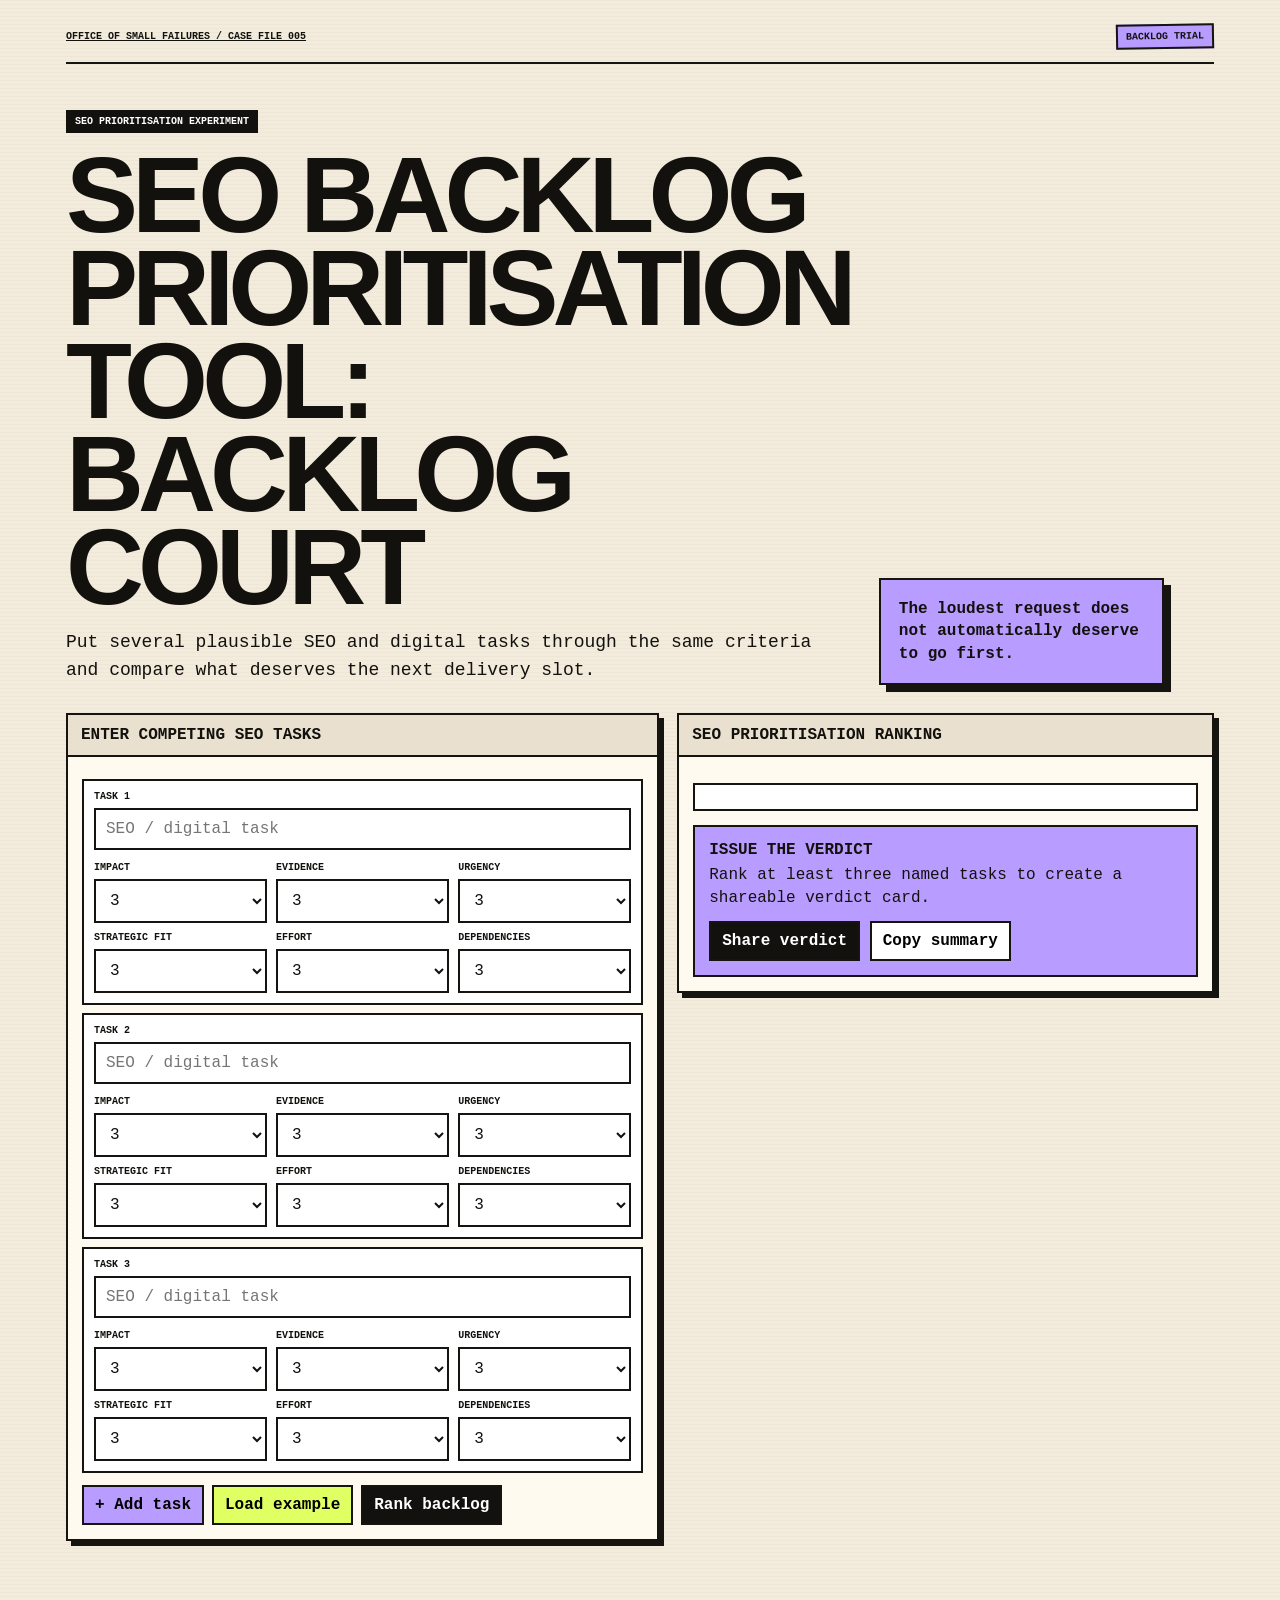
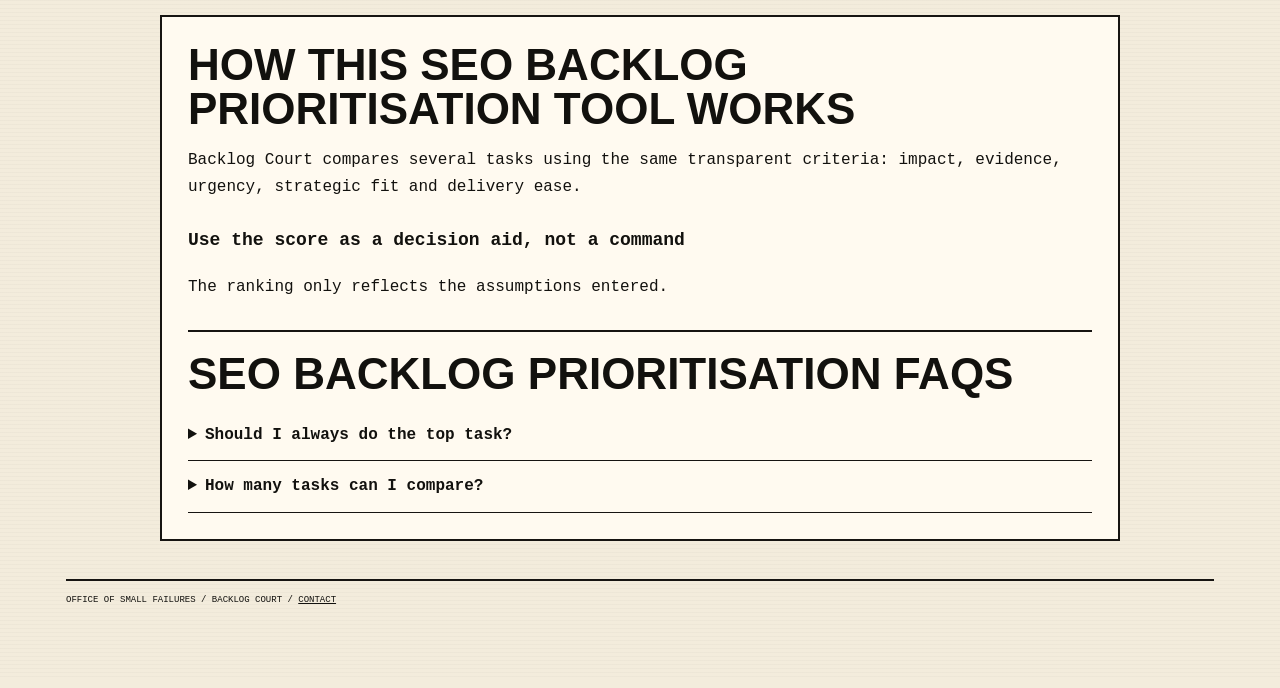
<file: backlog-court/index.html>
<!doctype html><html lang="en"><head><meta charset="utf-8"><meta name="viewport" content="width=device-width,initial-scale=1"><title>SEO Backlog Prioritisation Tool | Backlog Court</title><meta name="description" content="Free SEO backlog prioritisation tool for comparing competing SEO and digital tasks."><meta name="robots" content="index,follow,max-image-preview:large,max-snippet:-1"><link rel="canonical" href="https://officeofsmallfailures.com/backlog-court/"><link rel="icon" href="/favicon.svg" type="image/svg+xml"><link rel="stylesheet" href="/osf.css"><script async src="https://www.googletagmanager.com/gtag/js?id=G-NYF5KW1DQC"></script><script>window.dataLayer=window.dataLayer||[];function gtag(){dataLayer.push(arguments)}gtag('js',new Date());gtag('config','G-NYF5KW1DQC');</script><meta property="og:title" content="SEO Backlog Prioritisation Tool | Backlog Court"><meta property="og:description" content="Compare several competing SEO and digital tasks using transparent criteria."><meta property="og:url" content="https://officeofsmallfailures.com/backlog-court/"><script type="application/ld+json">{"@context":"https://schema.org","@type":"SoftwareApplication","name":"Backlog Court","url":"https://officeofsmallfailures.com/backlog-court/","applicationCategory":"BusinessApplication","operatingSystem":"Web browser","isAccessibleForFree":true}</script><style>:root{--accent:#b99cff;--accent2:#dfff63}.case{border:2px solid var(--line);background:#fff;padding:10px;margin:8px 0}.rank{border:2px solid var(--line);background:#fff;padding:10px;margin:7px 0}.rank:first-child{background:var(--accent2)}.sharebox{border:2px solid var(--line);background:var(--accent);padding:14px;margin-top:14px}.sharebox b{display:block;text-transform:uppercase;margin-bottom:5px}.sharebox p{margin:0 0 10px;line-height:1.45}</style></head><body data-tool="backlog_court"><div class="page"><header class="top"><a href="/">Office of Small Failures / Case File 005</a><span class="status">Backlog trial</span></header><section class="hero"><div><span class="kicker">SEO prioritisation experiment</span><h1>SEO Backlog Prioritisation Tool: Backlog Court</h1><p class="lede">Put several plausible SEO and digital tasks through the same criteria and compare what deserves the next delivery slot.</p></div><aside class="memo">The loudest request does not automatically deserve to go first.</aside></section><div class="layout"><section class="panel"><div class="head"><h2>Enter competing SEO tasks</h2></div><div class="body"><div id="cases"></div><div class="actions"><button class="btn primary" onclick="addTask()">+ Add task</button><button class="btn secondary" onclick="example()">Load example</button><button class="btn dark" onclick="rank()">Rank backlog</button></div></div></section><aside class="panel"><div class="head"><h2>SEO prioritisation ranking</h2></div><div class="body"><div id="ranking" class="help"></div><div class="result" id="summary"></div><div class="sharebox"><b>Issue the verdict</b><p id="shareLine">Rank at least three named tasks to create a shareable verdict card.</p><button class="btn dark" onclick="shareCurrent()">Share verdict</button> <button class="btn" onclick="osfCopy(summary.textContent)">Copy summary</button></div></div></aside></div><section class="seo"><h2>How this SEO backlog prioritisation tool works</h2><p>Backlog Court compares several tasks using the same transparent criteria: impact, evidence, urgency, strategic fit and delivery ease.</p><h3>Use the score as a decision aid, not a command</h3><p>The ranking only reflects the assumptions entered.</p><div class="faq"><h2>SEO backlog prioritisation FAQs</h2><details><summary>Should I always do the top task?</summary><p>No. Hard constraints can override the model.</p></details><details><summary>How many tasks can I compare?</summary><p>Three to ten.</p></details></div></section><footer class="footer">Office of Small Failures / Backlog Court / <a href="/contact/">Contact</a></footer></div><script>let __started=false;function osfTrack(name,params){if(typeof gtag==='function')gtag('event',name,Object.assign({tool_name:document.body.dataset.tool||'unknown'},params||{}))}function osfStart(){if(!__started){__started=true;osfTrack('tool_start')}}document.addEventListener('input',e=>{if(e.target.matches('input,select,textarea'))osfStart()},{passive:true});async function osfShare(title,text){const url=location.href;osfTrack('tool_share',{share_method:navigator.share?'native':'clipboard'});if(navigator.share){try{await navigator.share({title,text,url});return}catch(e){}}try{await navigator.clipboard.writeText(text+'\n'+url);alert('Result copied. Paste it into LinkedIn, Slack or Teams.')}catch(e){prompt('Copy this result:',text+'\n'+url)}}function osfCopy(text){osfTrack('tool_copy');navigator.clipboard?.writeText(text).then(()=>alert('Copied.')).catch(()=>prompt('Copy this:',text))}</script><script>let tasks=[],lastRank=[];function task(name=''){return {name,impact:3,evidence:3,urgency:3,fit:3,effort:3,dep:3}}function addTask(name=''){if(tasks.length>=10)return;tasks.push(task(name));render()}function sel(t,k){return `<select data-k="${k}">${[1,2,3,4,5].map(n=>`<option value="${n}" ${t[k]===n?'selected':''}>${n}</option>`).join('')}</select>`}function render(){cases.innerHTML=tasks.map((t,i)=>`<div class="case"><div class="field"><label>Task ${i+1}</label><input data-name value="${t.name.replaceAll('"','&quot;')}" placeholder="SEO / digital task"></div><div class="grid3"><div><label>Impact</label>${sel(t,'impact')}</div><div><label>Evidence</label>${sel(t,'evidence')}</div><div><label>Urgency</label>${sel(t,'urgency')}</div><div><label>Strategic fit</label>${sel(t,'fit')}</div><div><label>Effort</label>${sel(t,'effort')}</div><div><label>Dependencies</label>${sel(t,'dep')}</div></div></div>`).join('');[...cases.querySelectorAll('.case')].forEach((d,i)=>{d.querySelector('[data-name]').onchange=e=>tasks[i].name=e.target.value;d.querySelectorAll('select').forEach(s=>s.onchange=e=>tasks[i][s.dataset.k]=Number(e.target.value))})}function scoreTask(t){const ease=((6-t.effort)+(6-t.dep))/2;return Math.round(((t.impact*.30+t.evidence*.20+t.urgency*.20+t.fit*.15+ease*.15)/5)*100)}function rank(){osfStart();const r=tasks.filter(t=>t.name.trim()).map(t=>({...t,score:scoreTask(t)})).sort((a,b)=>b.score-a.score);if(r.length<3){ranking.textContent='Name at least three tasks.';return}lastRank=r;ranking.innerHTML=r.map((t,i)=>`<div class="rank"><b>#${i+1} · ${t.name}</b><br><span class="help">${t.score}/100</span></div>`).join('');summary.textContent=`Compared ${r.length} tasks. Current first case: ${r[0].name} (${r[0].score}/100).`;shareLine.textContent=`CASE CLOSED: ${r[0].name} is currently #1 at ${r[0].score}/100.`;osfTrack('tool_complete',{tasks_compared:r.length,top_score:r[0].score})}function shareCurrent(){if(!lastRank.length)return alert('Rank the backlog first.');osfShare('Backlog Court verdict',`${shareLine.textContent}\n\nCompared with a transparent SEO prioritisation framework.\nMade with Office of Small Failures.`)}function example(){tasks=[task('Fix crawl issue on priority templates'),task('Improve internal links to commercial pages'),task('Refresh an underperforming landing page'),task('Rewrite metadata on low-traffic pages')];Object.assign(tasks[0],{impact:5,evidence:5,urgency:5,fit:5,effort:3,dep:4});Object.assign(tasks[1],{impact:4,evidence:4,urgency:3,fit:5,effort:2,dep:2});render();rank()}addTask();addTask();addTask()</script></body></html>
</file>
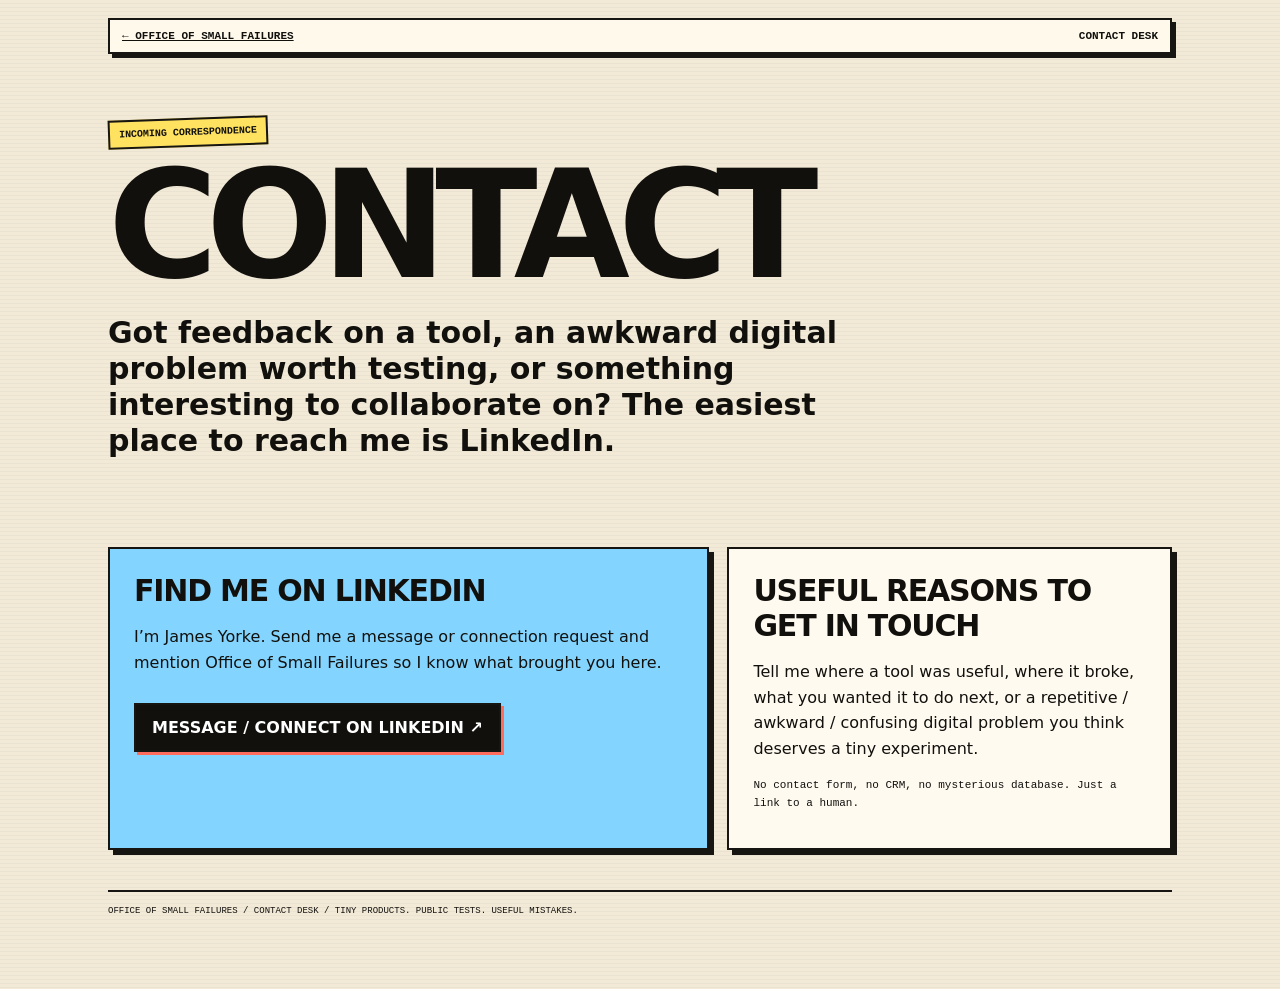
<file: contact/index.html>
<!doctype html><html lang="en"><head><meta charset="utf-8"><meta name="viewport" content="width=device-width,initial-scale=1"><title>Contact James Yorke | Office of Small Failures</title><meta name="description" content="Contact James Yorke about Office of Small Failures, its tools, experiments, feedback, collaborations or useful digital problems."><meta name="robots" content="index,follow,max-snippet:-1"><link rel="canonical" href="https://officeofsmallfailures.com/contact/"><link rel="icon" href="/favicon.svg" type="image/svg+xml"><meta property="og:type" content="website"><meta property="og:title" content="Contact | Office of Small Failures"><meta property="og:description" content="Get in touch with James Yorke about the tools, experiments, collaborations or useful problems worth testing."><meta property="og:url" content="https://officeofsmallfailures.com/contact/"><script async src="https://www.googletagmanager.com/gtag/js?id=G-NYF5KW1DQC"></script><script>window.dataLayer=window.dataLayer||[];function gtag(){dataLayer.push(arguments)}gtag('js',new Date());gtag('config','G-NYF5KW1DQC');</script><script type="application/ld+json">{"@context":"https://schema.org","@graph":[{"@type":"ContactPage","name":"Contact Office of Small Failures","url":"https://officeofsmallfailures.com/contact/","description":"Contact James Yorke about Office of Small Failures, its tools and experiments."},{"@type":"Person","name":"James Yorke","url":"https://officeofsmallfailures.com/contact/","sameAs":["https://www.linkedin.com/in/jamesyorke"]}]}</script><style>:root{--paper:#f2ead7;--ink:#11100d;--red:#ff6b5c;--yellow:#ffe260;--blue:#83d5ff;--line:#161512}*{box-sizing:border-box}body{margin:0;color:var(--ink);background:repeating-linear-gradient(0deg,rgba(17,16,13,.03) 0,rgba(17,16,13,.03) 1px,transparent 1px,transparent 4px),var(--paper);font-family:Inter,ui-sans-serif,system-ui,sans-serif}a{color:inherit}.page{max-width:1100px;margin:auto;padding:18px 18px 70px}.top{border:2px solid var(--line);display:flex;justify-content:space-between;gap:12px;padding:10px 12px;background:#fff9ec;box-shadow:4px 4px 0 var(--line);font:900 11px monospace;text-transform:uppercase}.hero{padding:64px 0 30px}.stamp{display:inline-block;border:2px solid var(--line);background:var(--yellow);padding:7px 9px;font:900 10px monospace;text-transform:uppercase;transform:rotate(-2deg)}h1{margin:18px 0 18px;font-size:clamp(64px,12vw,150px);line-height:.8;letter-spacing:-.08em;text-transform:uppercase}.lede{max-width:760px;font-size:clamp(20px,2.5vw,30px);line-height:1.2;font-weight:800}.grid{display:grid;grid-template-columns:1.15fr .85fr;gap:18px;margin-top:28px}.card{border:2px solid var(--line);background:#fffaf0;padding:24px;box-shadow:5px 5px 0 var(--line)}.card.primary{background:var(--blue)}.card h2{margin:0 0 12px;text-transform:uppercase;font-size:30px;letter-spacing:-.04em}.card p{line-height:1.6}.button{display:inline-block;margin-top:12px;border:2px solid var(--line);background:var(--ink);color:white;text-decoration:none;padding:13px 16px;font-weight:900;text-transform:uppercase;box-shadow:3px 3px 0 var(--red)}.button:hover{transform:translate(-1px,-1px);box-shadow:5px 5px 0 var(--red)}.note{font:11px/1.6 monospace}.footer{margin-top:40px;border-top:2px solid var(--line);padding-top:12px;font:9px/1.6 monospace;text-transform:uppercase}@media(max-width:760px){.grid{grid-template-columns:1fr}h1{font-size:70px}}</style></head><body><div class="page"><header class="top"><a href="/">← Office of Small Failures</a><span>Contact desk</span></header><main><section class="hero"><span class="stamp">Incoming correspondence</span><h1>Contact</h1><p class="lede">Got feedback on a tool, an awkward digital problem worth testing, or something interesting to collaborate on? The easiest place to reach me is LinkedIn.</p></section><section class="grid"><div class="card primary"><h2>Find me on LinkedIn</h2><p>I’m James Yorke. Send me a message or connection request and mention Office of Small Failures so I know what brought you here.</p><a class="button" id="linkedinContact" href="https://www.linkedin.com/in/jamesyorke" target="_blank" rel="noopener noreferrer">Message / connect on LinkedIn ↗</a></div><div class="card"><h2>Useful reasons to get in touch</h2><p>Tell me where a tool was useful, where it broke, what you wanted it to do next, or a repetitive / awkward / confusing digital problem you think deserves a tiny experiment.</p><p class="note">No contact form, no CRM, no mysterious database. Just a link to a human.</p></div></section></main><footer class="footer">Office of Small Failures / Contact desk / Tiny products. Public tests. Useful mistakes.</footer></div><script>document.getElementById('linkedinContact').addEventListener('click',function(){if(typeof gtag==='function')gtag('event','contact_linkedin_click',{link_location:'contact_page'})});</script></body></html>
</file>
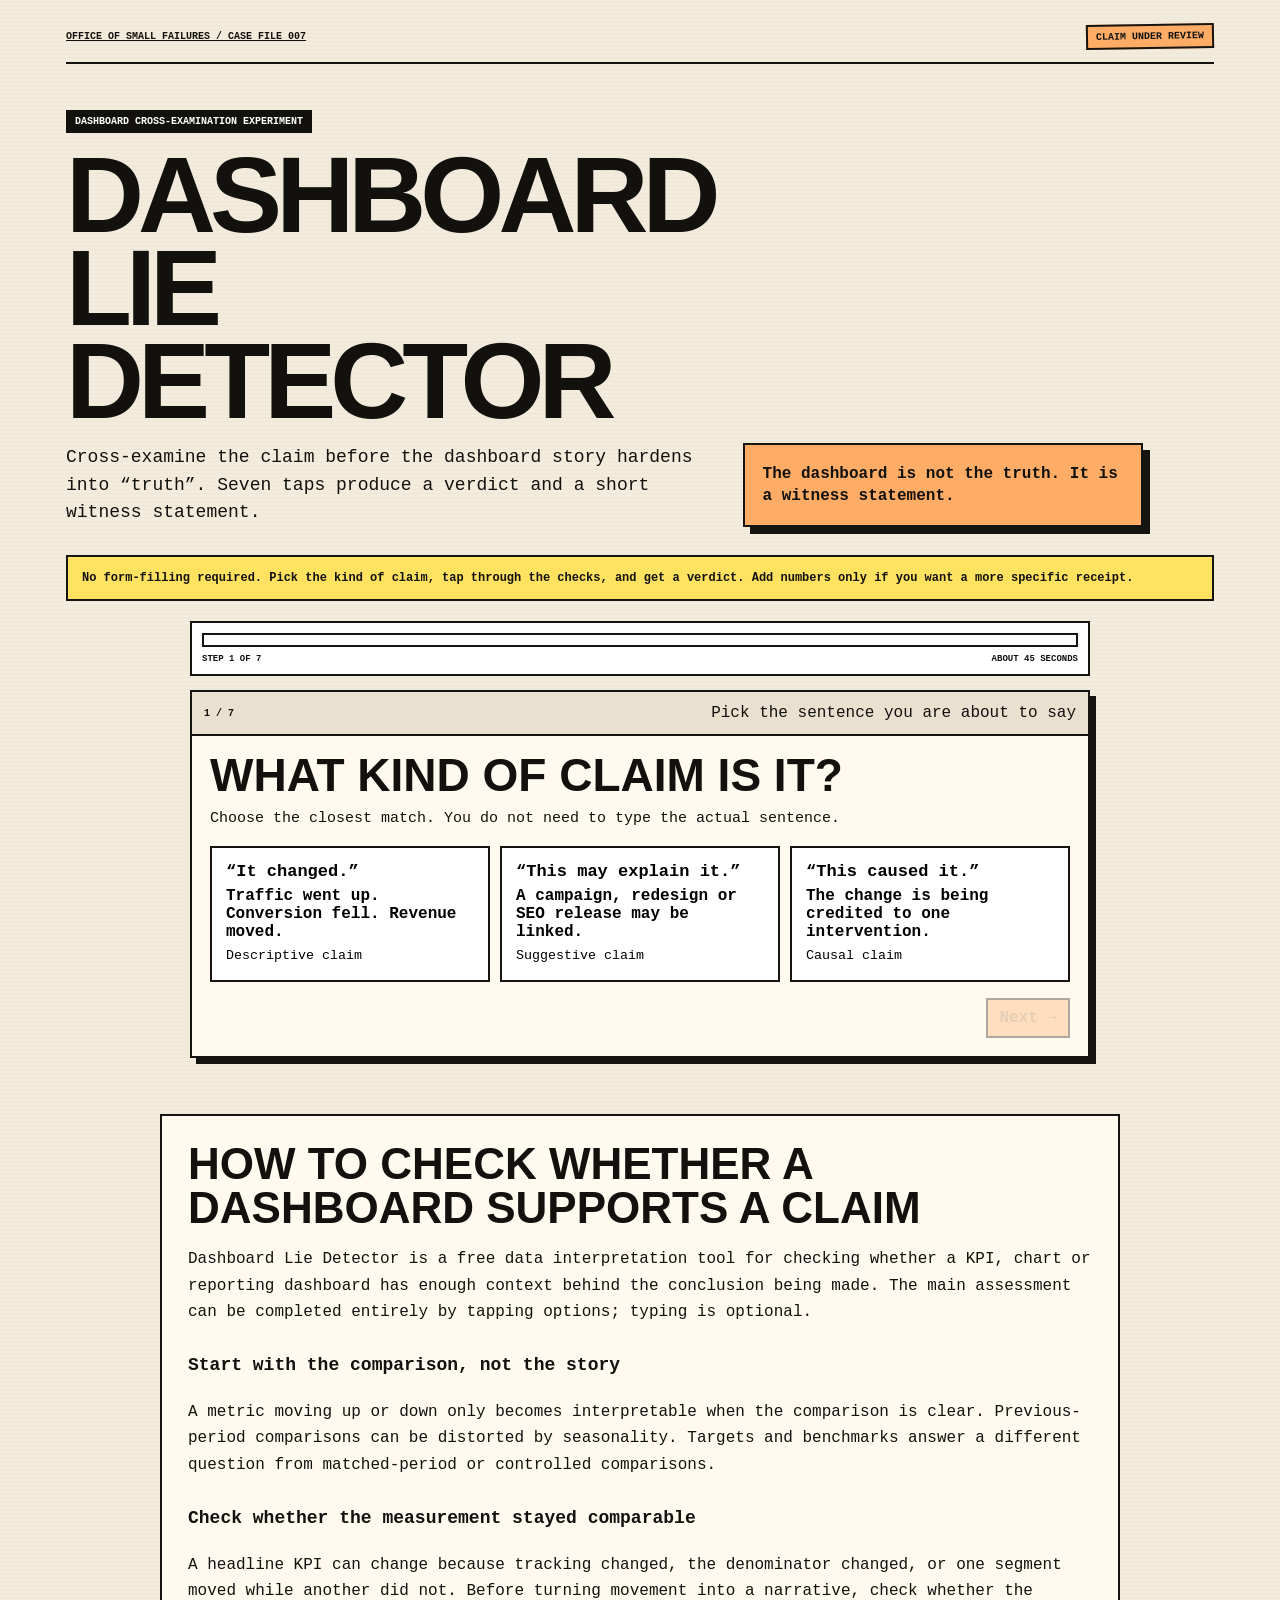
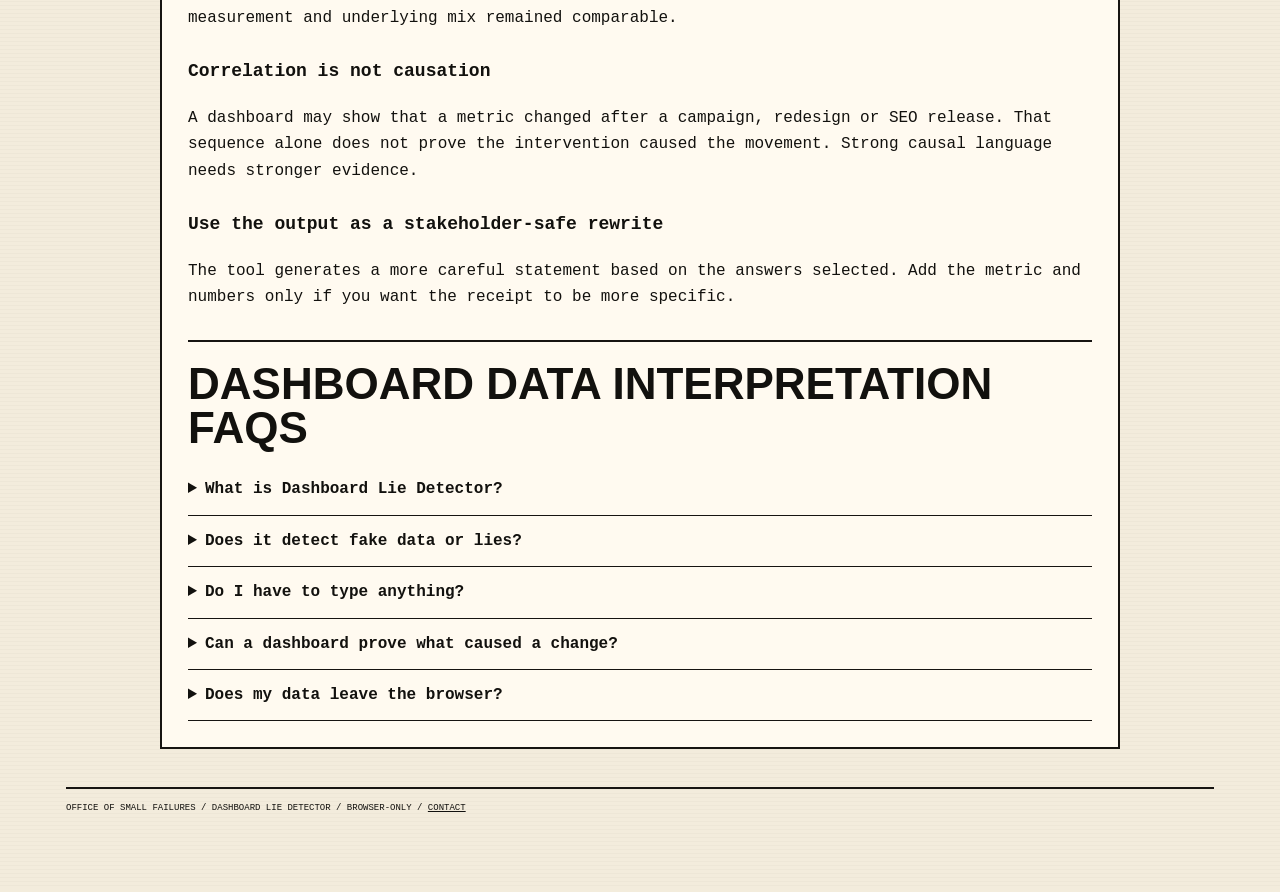
<file: dashboard-lie-detector/index.html>
<!doctype html>
<html lang="en">
<head>
<meta charset="utf-8">
<meta name="viewport" content="width=device-width,initial-scale=1">
<title>Dashboard Data Interpretation Tool | Dashboard Lie Detector</title>
<meta name="description" content="Free dashboard data interpretation tool. Tap through a quick set of checks to see whether a chart or KPI really supports the claim being made.">
<meta name="robots" content="index,follow,max-image-preview:large,max-snippet:-1">
<link rel="canonical" href="https://officeofsmallfailures.com/dashboard-lie-detector/">
<link rel="icon" href="/favicon.svg" type="image/svg+xml">
<link rel="stylesheet" href="/osf.css">
<meta property="og:title" content="Dashboard Lie Detector — Does the Chart Support the Claim?">
<meta property="og:description" content="A fast tap-through check for comparison, tracking, sample, segmentation, context and causality.">
<meta property="og:url" content="https://officeofsmallfailures.com/dashboard-lie-detector/">
<script async src="https://www.googletagmanager.com/gtag/js?id=G-NYF5KW1DQC"></script>
<script>window.dataLayer=window.dataLayer||[];function gtag(){dataLayer.push(arguments)}gtag('js',new Date());gtag('config','G-NYF5KW1DQC');</script>
<script type="application/ld+json">{"@context":"https://schema.org","@graph":[{"@type":"SoftwareApplication","name":"Dashboard Lie Detector","url":"https://officeofsmallfailures.com/dashboard-lie-detector/","applicationCategory":"BusinessApplication","operatingSystem":"Web browser","description":"A free browser-based data interpretation tool for checking whether a dashboard claim has enough context behind it.","isAccessibleForFree":true,"offers":{"@type":"Offer","price":"0","priceCurrency":"GBP"}},{"@type":"FAQPage","mainEntity":[{"@type":"Question","name":"What is Dashboard Lie Detector?","acceptedAnswer":{"@type":"Answer","text":"It is a quick tap-through data interpretation check that tests whether a dashboard claim has enough context behind it."}},{"@type":"Question","name":"Does it detect fake data or lies?","acceptedAnswer":{"@type":"Answer","text":"No. The name is playful. The tool checks the strength of the reasoning around a metric, not whether someone is lying or whether the source data is genuine."}},{"@type":"Question","name":"What does the tool check?","acceptedAnswer":{"@type":"Answer","text":"It checks comparison quality, period comparability, tracking consistency, sample stability, segmentation, external context and causal evidence."}},{"@type":"Question","name":"Do I have to type anything?","acceptedAnswer":{"@type":"Answer","text":"No. The main assessment can be completed entirely by tapping options. Adding the metric and numbers is optional."}},{"@type":"Question","name":"Does my dashboard data leave the browser?","acceptedAnswer":{"@type":"Answer","text":"The assessment runs in the browser. Optional metric and number fields are not sent as analytics event parameters."}}]}]}</script>
<style>
:root{--accent:#ffad66;--accent2:#ffe260;--good:#9de7a0;--bad:#ff6b5c}
.quick-wrap{max-width:900px;margin:0 auto}.progress-wrap{border:2px solid var(--line);background:#fff;padding:10px;margin:0 0 14px}.progress-track{height:14px;border:2px solid var(--line);background:#fff;overflow:hidden}.progress-fill{height:100%;width:0;background:var(--accent);transition:width .2s ease}.progress-meta{display:flex;justify-content:space-between;gap:10px;margin-top:7px;font-size:9px;text-transform:uppercase;font-weight:900}.step{display:none;border:2px solid var(--line);background:var(--panel);box-shadow:6px 6px 0 var(--line);margin-bottom:16px}.step.active{display:block}.step-head{border-bottom:2px solid var(--line);padding:12px;background:#e9e0cf;display:flex;justify-content:space-between;align-items:center;gap:12px}.step-head b{text-transform:uppercase;font-size:10px}.step-body{padding:18px}.step h2{font-family:Arial Black,Impact,sans-serif;text-transform:uppercase;font-size:clamp(28px,5vw,46px);line-height:.95;margin:0 0 10px}.prompt{font-size:15px;line-height:1.5;margin:0 0 16px}.choices{display:grid;grid-template-columns:repeat(3,1fr);gap:10px}.choice{border:2px solid var(--line);background:#fff;padding:14px;text-align:left;font-weight:900;cursor:pointer;min-height:86px}.choice:hover,.choice:focus-visible{transform:translate(-2px,-2px);box-shadow:4px 4px 0 var(--line)}.choice.selected{background:var(--accent2)}.choice small{display:block;font-weight:400;margin-top:6px;line-height:1.4}.claim-card{min-height:120px}.claim-card strong{display:block;font-size:17px;margin-bottom:6px}.nav-row{display:flex;justify-content:space-between;gap:10px;margin-top:16px}.nav-row .btn[disabled]{opacity:.35;cursor:not-allowed;box-shadow:none;transform:none}.result-shell{display:none;border:2px solid var(--line);background:var(--panel);box-shadow:7px 7px 0 var(--line);margin-top:18px}.result-shell.show{display:block}.result-top{padding:18px;border-bottom:2px solid var(--line);background:var(--accent)}.verdict{display:inline-block;border:2px solid var(--line);background:#fff;padding:6px 9px;font-weight:900;text-transform:uppercase;margin-top:8px}.result-body{padding:18px}.issue{border:2px solid var(--line);background:#fff;padding:10px;margin:8px 0}.issue.high{border-left:10px solid var(--bad)}.issue.mid{border-left:10px solid var(--accent2)}.issue.ok{border-left:10px solid var(--good)}.optional{margin-top:18px;border:2px dashed var(--line);background:#fff}.optional summary{cursor:pointer;padding:12px;font-weight:900;text-transform:uppercase}.optional .inner{padding:0 12px 12px}.mini-grid{display:grid;grid-template-columns:repeat(3,1fr);gap:9px}.sharebox{border:2px solid var(--line);background:var(--accent2);padding:14px;margin-top:14px}.receipt{border:2px solid var(--line);background:#fff;padding:14px;margin-top:12px}.receipt .stamp-line{font-size:9px;text-transform:uppercase;font-weight:900}.receipt .big{font-family:Arial Black,Impact,sans-serif;font-size:32px;line-height:.95;margin:7px 0}.restart{margin-left:auto}
@media(max-width:760px){.choices,.mini-grid{grid-template-columns:1fr}.choice{min-height:auto}.step-body{padding:14px}.nav-row{position:sticky;bottom:8px;background:var(--panel);padding-top:10px}}
</style>
</head>
<body data-tool="dashboard_lie_detector">
<div class="page">
<header class="top"><a href="/">Office of Small Failures / Case File 007</a><span class="status">Claim under review</span></header>
<section class="hero"><div><span class="kicker">Dashboard cross-examination experiment</span><h1>Dashboard Lie Detector</h1><p class="lede">Cross-examine the claim before the dashboard story hardens into “truth”. Seven taps produce a verdict and a short witness statement.</p></div><aside class="memo">The dashboard is not the truth. It is a witness statement.</aside></section>
<div class="rule">No form-filling required. Pick the kind of claim, tap through the checks, and get a verdict. Add numbers only if you want a more specific receipt.</div>
<div class="quick-wrap">
<div class="progress-wrap" aria-live="polite"><div class="progress-track"><div class="progress-fill" id="progressFill"></div></div><div class="progress-meta"><span id="progressText">Step 1 of 7</span><span id="progressHint">About 45 seconds</span></div></div>
<section class="step active" data-step="0"><div class="step-head"><b>1 / 7</b><span>Pick the sentence you are about to say</span></div><div class="step-body"><h2>What kind of claim is it?</h2><p class="prompt">Choose the closest match. You do not need to type the actual sentence.</p><div class="choices"><button class="choice claim-card" data-key="claimType" data-value="descriptive"><strong>“It changed.”</strong>Traffic went up. Conversion fell. Revenue moved.<small>Descriptive claim</small></button><button class="choice claim-card" data-key="claimType" data-value="suggestive"><strong>“This may explain it.”</strong>A campaign, redesign or SEO release may be linked.<small>Suggestive claim</small></button><button class="choice claim-card" data-key="claimType" data-value="causal"><strong>“This caused it.”</strong>The change is being credited to one intervention.<small>Causal claim</small></button></div><div class="nav-row"><span></span><button class="btn primary" onclick="nextStep()" disabled>Next →</button></div></div></section>
<section class="step" data-step="1"><div class="step-head"><b>2 / 7</b><span>Comparison</span></div><div class="step-body"><h2>Compared with what?</h2><p class="prompt">A number without a meaningful reference point is just a number.</p><div class="choices"><button class="choice" data-key="comparison" data-value="0">No clear comparison<small>Someone just noticed the number.</small></button><button class="choice" data-key="comparison" data-value="1">Previous period / target<small>Useful, but can mislead without context.</small></button><button class="choice" data-key="comparison" data-value="2">Matched period / control<small>Stronger basis for interpretation.</small></button></div><div class="nav-row"><button class="btn" onclick="prevStep()">← Back</button><button class="btn primary" onclick="nextStep()" disabled>Next →</button></div></div></section>
<section class="step" data-step="2"><div class="step-head"><b>3 / 7</b><span>Measurement</span></div><div class="step-body"><h2>Did the ruler stay the same?</h2><p class="prompt">Same tracking, same metric definition, same basic measurement setup?</p><div class="choices"><button class="choice" data-key="tracking" data-value="0">No / not sure<small>Tracking or definitions may have changed.</small></button><button class="choice" data-key="tracking" data-value="1">Mostly<small>Some uncertainty or minor changes.</small></button><button class="choice" data-key="tracking" data-value="2">Yes<small>Measurement is genuinely comparable.</small></button></div><div class="nav-row"><button class="btn" onclick="prevStep()">← Back</button><button class="btn primary" onclick="nextStep()" disabled>Next →</button></div></div></section>
<section class="step" data-step="3"><div class="step-head"><b>4 / 7</b><span>Time period</span></div><div class="step-body"><h2>Are the periods actually comparable?</h2><p class="prompt">Same season, similar length, no obvious calendar distortion?</p><div class="choices"><button class="choice" data-key="period" data-value="0">No / not sure<small>Seasonality or period length may distort it.</small></button><button class="choice" data-key="period" data-value="1">Mostly<small>Good enough, with caveats.</small></button><button class="choice" data-key="period" data-value="2">Yes<small>Like-for-like enough to interpret.</small></button></div><div class="nav-row"><button class="btn" onclick="prevStep()">← Back</button><button class="btn primary" onclick="nextStep()" disabled>Next →</button></div></div></section>
<section class="step" data-step="4"><div class="step-head"><b>5 / 7</b><span>Underlying mix</span></div><div class="step-body"><h2>Could the headline average be hiding something?</h2><p class="prompt">Think sample size, denominator, device, market, page type or customer mix.</p><div class="choices"><button class="choice" data-key="mix" data-value="0">Haven’t checked<small>The headline may hide a mix shift.</small></button><button class="choice" data-key="mix" data-value="1">Checked one of them<small>Some confidence, not complete.</small></button><button class="choice" data-key="mix" data-value="2">Checked sample + segments<small>The headline survives a closer look.</small></button></div><div class="nav-row"><button class="btn" onclick="prevStep()">← Back</button><button class="btn primary" onclick="nextStep()" disabled>Next →</button></div></div></section>
<section class="step" data-step="5"><div class="step-head"><b>6 / 7</b><span>Outside world</span></div><div class="step-body"><h2>What else changed?</h2><p class="prompt">Campaigns, pricing, outages, seasonality, competitors, product changes, consent or tracking shifts?</p><div class="choices"><button class="choice" data-key="context" data-value="0">Nothing considered<small>The story may be missing obvious alternatives.</small></button><button class="choice" data-key="context" data-value="1">Some context checked<small>A few alternative explanations considered.</small></button><button class="choice" data-key="context" data-value="2">Main alternatives checked<small>The result has useful surrounding context.</small></button></div><div class="nav-row"><button class="btn" onclick="prevStep()">← Back</button><button class="btn primary" onclick="nextStep()" disabled>Next →</button></div></div></section>
<section class="step" data-step="6"><div class="step-head"><b>7 / 7</b><span>Causality check</span></div><div class="step-body"><h2>How strong is the evidence behind the explanation?</h2><p class="prompt">You can still make a useful observation without pretending you proved the cause.</p><div class="choices"><button class="choice" data-key="causalEvidence" data-value="0">No causal evidence<small>Before-and-after only, or just a plausible story.</small></button><button class="choice" data-key="causalEvidence" data-value="1">Some supporting evidence<small>Several signals point in the same direction.</small></button><button class="choice" data-key="causalEvidence" data-value="2">Controlled / strong design<small>Experiment, holdout or robust causal evidence.</small></button></div><div class="nav-row"><button class="btn" onclick="prevStep()">← Back</button><button class="btn dark" onclick="finish()" disabled>Issue verdict →</button></div></div></section>
<section class="result-shell" id="resultShell"><div class="result-top"><div class="score" id="score">—/100</div><div class="verdict" id="verdict">Awaiting evidence</div><div class="help" style="color:#111;margin-top:7px">Reasoning support score. Not a truth score.</div></div><div class="result-body"><div class="mini-grid"><div class="metric"><span>Issues</span><b id="issueCount">0</b></div><div class="metric"><span>Claim type</span><b id="typeOut">—</b></div><div class="metric"><span>Confidence</span><b id="confidenceOut">—</b></div></div><div id="issues" style="margin-top:12px"></div><div class="result" id="rewrite"></div><div class="result" id="witness"></div><details class="optional"><summary>Optional: add your metric + numbers for a more specific receipt</summary><div class="inner"><div class="field"><label>Metric name</label><input id="metric" placeholder="e.g. Organic conversion rate"></div><div class="grid2"><div class="field"><label>Current value</label><input id="current" type="number" step="any" placeholder="3.8"></div><div class="field"><label>Comparison value</label><input id="previous" type="number" step="any" placeholder="3.2"></div></div><button class="btn secondary" onclick="refreshReceipt()">Update receipt</button></div></details><div class="receipt"><div class="stamp-line">Office of Small Failures / Dashboard receipt</div><div class="big" id="receiptHeadline">—</div><div id="receiptCopy">Complete the check to generate a receipt.</div></div><div class="sharebox"><b>Take the result somewhere useful</b><p id="shareLine">Complete the check first.</p><button class="btn dark" onclick="shareCurrent()">Share receipt</button><button class="btn" onclick="copyWitness()">Copy witness statement</button><button class="btn" onclick="copyRewrite()">Copy safer wording</button><button class="btn restart" onclick="restart()">Run another claim</button></div></div></section>
</div>
<section class="seo"><h2>How to check whether a dashboard supports a claim</h2><p>Dashboard Lie Detector is a free data interpretation tool for checking whether a KPI, chart or reporting dashboard has enough context behind the conclusion being made. The main assessment can be completed entirely by tapping options; typing is optional.</p><h3>Start with the comparison, not the story</h3><p>A metric moving up or down only becomes interpretable when the comparison is clear. Previous-period comparisons can be distorted by seasonality. Targets and benchmarks answer a different question from matched-period or controlled comparisons.</p><h3>Check whether the measurement stayed comparable</h3><p>A headline KPI can change because tracking changed, the denominator changed, or one segment moved while another did not. Before turning movement into a narrative, check whether the measurement and underlying mix remained comparable.</p><h3>Correlation is not causation</h3><p>A dashboard may show that a metric changed after a campaign, redesign or SEO release. That sequence alone does not prove the intervention caused the movement. Strong causal language needs stronger evidence.</p><h3>Use the output as a stakeholder-safe rewrite</h3><p>The tool generates a more careful statement based on the answers selected. Add the metric and numbers only if you want the receipt to be more specific.</p><div class="faq"><h2>Dashboard data interpretation FAQs</h2><details><summary>What is Dashboard Lie Detector?</summary><p>It is a quick tap-through check for whether a dashboard claim has enough context behind it.</p></details><details><summary>Does it detect fake data or lies?</summary><p>No. It checks reasoning, not honesty or data authenticity.</p></details><details><summary>Do I have to type anything?</summary><p>No. The core assessment is entirely tap-based. Adding a metric and numbers is optional.</p></details><details><summary>Can a dashboard prove what caused a change?</summary><p>Usually not by itself. Strong causal conclusions generally need stronger evidence than a simple before-and-after view.</p></details><details><summary>Does my data leave the browser?</summary><p>The assessment runs in the browser. Optional metric and number fields are not sent as analytics event parameters.</p></details></div></section>
<footer class="footer">Office of Small Failures / Dashboard Lie Detector / Browser-only / <a href="/contact/">Contact</a></footer>
</div>
<script>
const answers={};let step=0,started=false,lastResult=null;const steps=[...document.querySelectorAll('.step')];
function track(name,params){if(typeof gtag==='function')gtag('event',name,Object.assign({tool_name:'dashboard_lie_detector'},params||{}))}
function startOnce(){if(!started){started=true;track('tool_start')}}
document.querySelectorAll('.choice').forEach(btn=>{btn.addEventListener('click',()=>{startOnce();const key=btn.dataset.key,value=btn.dataset.value;answers[key]=key==='claimType'?value:Number(value);btn.parentElement.querySelectorAll('.choice').forEach(x=>x.classList.remove('selected'));btn.classList.add('selected');const next=steps[step].querySelector('.nav-row .btn:last-child');if(next)next.disabled=false;track('tool_question_answered',{question_key:key})})});
function renderStep(){steps.forEach((s,i)=>s.classList.toggle('active',i===step));progressFill.style.width=((step)/7*100)+'%';progressText.textContent=`Step ${step+1} of 7`;progressHint.textContent=step<3?'About 45 seconds':step<6?'Nearly there':'Last check';window.scrollTo({top:document.querySelector('.quick-wrap').offsetTop-12,behavior:'smooth'})}
function nextStep(){if(step<6){step++;renderStep()}}function prevStep(){if(step>0){step--;renderStep()}}
function confidenceWord(score){if(score>=80)return'Strong';if(score>=60)return'Mixed';if(score>=40)return'Weak';return'Fragile'}
function buildResult(){const cType=answers.claimType,comparison=answers.comparison??0,tracking=answers.tracking??0,period=answers.period??0,mix=answers.mix??0,context=answers.context??0,causalEvidence=answers.causalEvidence??0;let raw=comparison+tracking+period+mix+context,max=10;if(cType==='causal'){raw+=causalEvidence;max+=2}else if(cType==='suggestive'){raw+=Math.min(causalEvidence,1);max+=1}let support=Math.round(raw/max*100);if(cType==='causal'&&causalEvidence===0)support=Math.min(support,45);if(cType==='causal'&&causalEvidence===1)support=Math.min(support,70);const issueList=[];if(comparison===0)issueList.push(['high','No clear comparison','The number has no strong reference point.']);if(period===0)issueList.push(['high','Periods may not be comparable','Seasonality or calendar effects could be doing the work.']);if(tracking===0)issueList.push(['high','The ruler may have changed','Tracking or metric definitions could explain the movement.']);if(mix===0)issueList.push(['mid','The headline may hide the mix','Sample, denominator or segment shifts have not been checked.']);if(context===0)issueList.push(['mid','Outside context is missing','Campaigns, pricing, outages or other changes may explain part of the result.']);if(cType==='causal'&&causalEvidence<2)issueList.push(['high','Causal language is too strong','The evidence does not yet establish that the intervention caused the change.']);if(cType==='suggestive'&&causalEvidence===0)issueList.push(['mid','The explanation is still a hypothesis','Use tentative language until stronger evidence exists.']);let label,diagnosis;if(support>=80){label='SUPPORTED ENOUGH TO SAY';diagnosis='Most of the basic checks support a careful statement.'}else if(support>=60){label='NEEDS CONTEXT';diagnosis='The pattern may be real, but one or more missing checks weaken the story.'}else if(support>=40){label='CLAIM TOO STRONG';diagnosis='The sentence is currently doing more work than the dashboard can support.'}else{label='DASHBOARD INCIDENT';diagnosis='There is a number. There is not yet enough evidence for the story attached to it.'}let safe;if(cType==='causal'){safe=causalEvidence===2?'The metric changed after the intervention, and the evidence selected provides a stronger basis for a causal interpretation. Keep the remaining caveats visible.':'The metric changed after the intervention, but the evidence selected does not establish that the intervention caused the change.'}else if(cType==='suggestive'){safe='The metric changed, and the selected factor may be related. Treat that explanation as a hypothesis rather than a proven cause.'}else{safe='The metric changed. Keep the statement descriptive unless stronger evidence is available about why it changed.'}return{support,label,diagnosis,issueList,safe,cType}}
function finish(){lastResult=buildResult();progressFill.style.width='100%';progressText.textContent='Complete';progressHint.textContent='Verdict issued';steps.forEach(s=>s.classList.remove('active'));renderResult();resultShell.classList.add('show');resultShell.scrollIntoView({behavior:'smooth',block:'start'});track('tool_complete',{result_band:lastResult.label,result_score:lastResult.support,issue_count:lastResult.issueList.length,claim_type:lastResult.cType})}
function renderResult(){const r=lastResult;score.textContent=r.support+'/100';verdict.textContent=r.label;issueCount.textContent=r.issueList.length;typeOut.textContent=r.cType==='causal'?'Causal':r.cType==='suggestive'?'Suggestive':'Descriptive';confidenceOut.textContent=confidenceWord(r.support);issues.innerHTML=r.issueList.length?r.issueList.map(x=>`<div class="issue ${x[0]}"><b>${x[1]}</b><br><span class="help">${x[2]}</span></div>`).join(''):'<div class="issue ok"><b>No major reasoning gaps selected</b><br><span class="help">That still does not independently verify the source data.</span></div>';rewrite.textContent=r.diagnosis+'\n\nSafer wording:\n'+r.safe;const support=r.issueList.length?r.issueList.map(x=>x[1]).join('; '):'No major reasoning gap selected';const alternatives=(answers.context??0)===0?'Alternative explanations have not been properly checked.':'Some competing explanations have been considered.';const proof=r.cType==='causal'&&((answers.causalEvidence??0)<2)?'The dashboard does not establish causation.':'The metric supports a descriptive claim more strongly than a causal story.';const assumptions=[(answers.comparison??0)===0?'comparison is weak or missing':null,(answers.tracking??0)===0?'measurement comparability is uncertain':null,(answers.mix??0)===0?'sample or segment mix is unchecked':null].filter(Boolean).join('; ')||'the main measurement assumptions were checked';const changeEvidence=r.cType==='causal'?'a controlled test, holdout or stronger causal design':'a better comparison, stable measurement and evidence against alternative explanations';witness.textContent='WITNESS STATEMENT\n\nWhat supports the claim: '+support+'.\nWhat else could explain it: '+alternatives+'\nWhat the metric does / does not prove: '+proof+'\nAssumptions still doing work: '+assumptions+'.\nWhat would change the conclusion: '+changeEvidence+'.';refreshReceipt()}
function pctChange(a,b){if(!Number.isFinite(a)||!Number.isFinite(b)||b===0)return null;return((a-b)/Math.abs(b))*100}
function refreshReceipt(){if(!lastResult)return;const name=(metric.value||'Dashboard claim').trim(),cur=current.value===''?null:Number(current.value),prev=previous.value===''?null:Number(previous.value),delta=(cur!==null&&prev!==null)?pctChange(cur,prev):null;let detail='';if(delta!==null)detail=` ${name}: ${delta>=0?'+':''}${delta.toFixed(1)}% versus the comparison value.`;receiptHeadline.textContent=lastResult.label;receiptCopy.textContent=`${lastResult.support}/100 reasoning support · ${lastResult.issueList.length} issue${lastResult.issueList.length===1?'':'s'} flagged.${detail}`;shareLine.textContent=`DASHBOARD RECEIPT: ${lastResult.label} · ${lastResult.support}/100 reasoning support · ${lastResult.issueList.length} issue${lastResult.issueList.length===1?'':'s'} flagged.${detail}`}
async function shareCurrent(){if(!lastResult)return;const text=`${shareLine.textContent}\n\n${lastResult.safe}\n\nMade with Office of Small Failures.`;track('tool_share',{share_method:navigator.share?'native':'clipboard'});if(navigator.share){try{await navigator.share({title:'Dashboard Lie Detector receipt',text,url:location.href});return}catch(e){}}try{await navigator.clipboard.writeText(text+'\n'+location.href);alert('Receipt copied. Paste it into LinkedIn, Slack or Teams.')}catch(e){prompt('Copy this result:',text+'\n'+location.href)}}
function copyWitness(){if(!lastResult)return;track('tool_copy',{copy_type:'witness_statement'});const t=witness.textContent;navigator.clipboard?.writeText(t).then(()=>alert('Witness statement copied.')).catch(()=>prompt('Copy this:',t))}function copyRewrite(){if(!lastResult)return;track('tool_copy',{copy_type:'safer_wording'});navigator.clipboard?.writeText(lastResult.safe).then(()=>alert('Safer wording copied.')).catch(()=>prompt('Copy this:',lastResult.safe))}
function restart(){Object.keys(answers).forEach(k=>delete answers[k]);document.querySelectorAll('.choice').forEach(x=>x.classList.remove('selected'));steps.forEach(s=>{const next=s.querySelector('.nav-row .btn:last-child');if(next)next.disabled=true});metric.value='';current.value='';previous.value='';resultShell.classList.remove('show');lastResult=null;step=0;renderStep();track('tool_restart')}
renderStep();
</script>
</body>
</html>
</file>
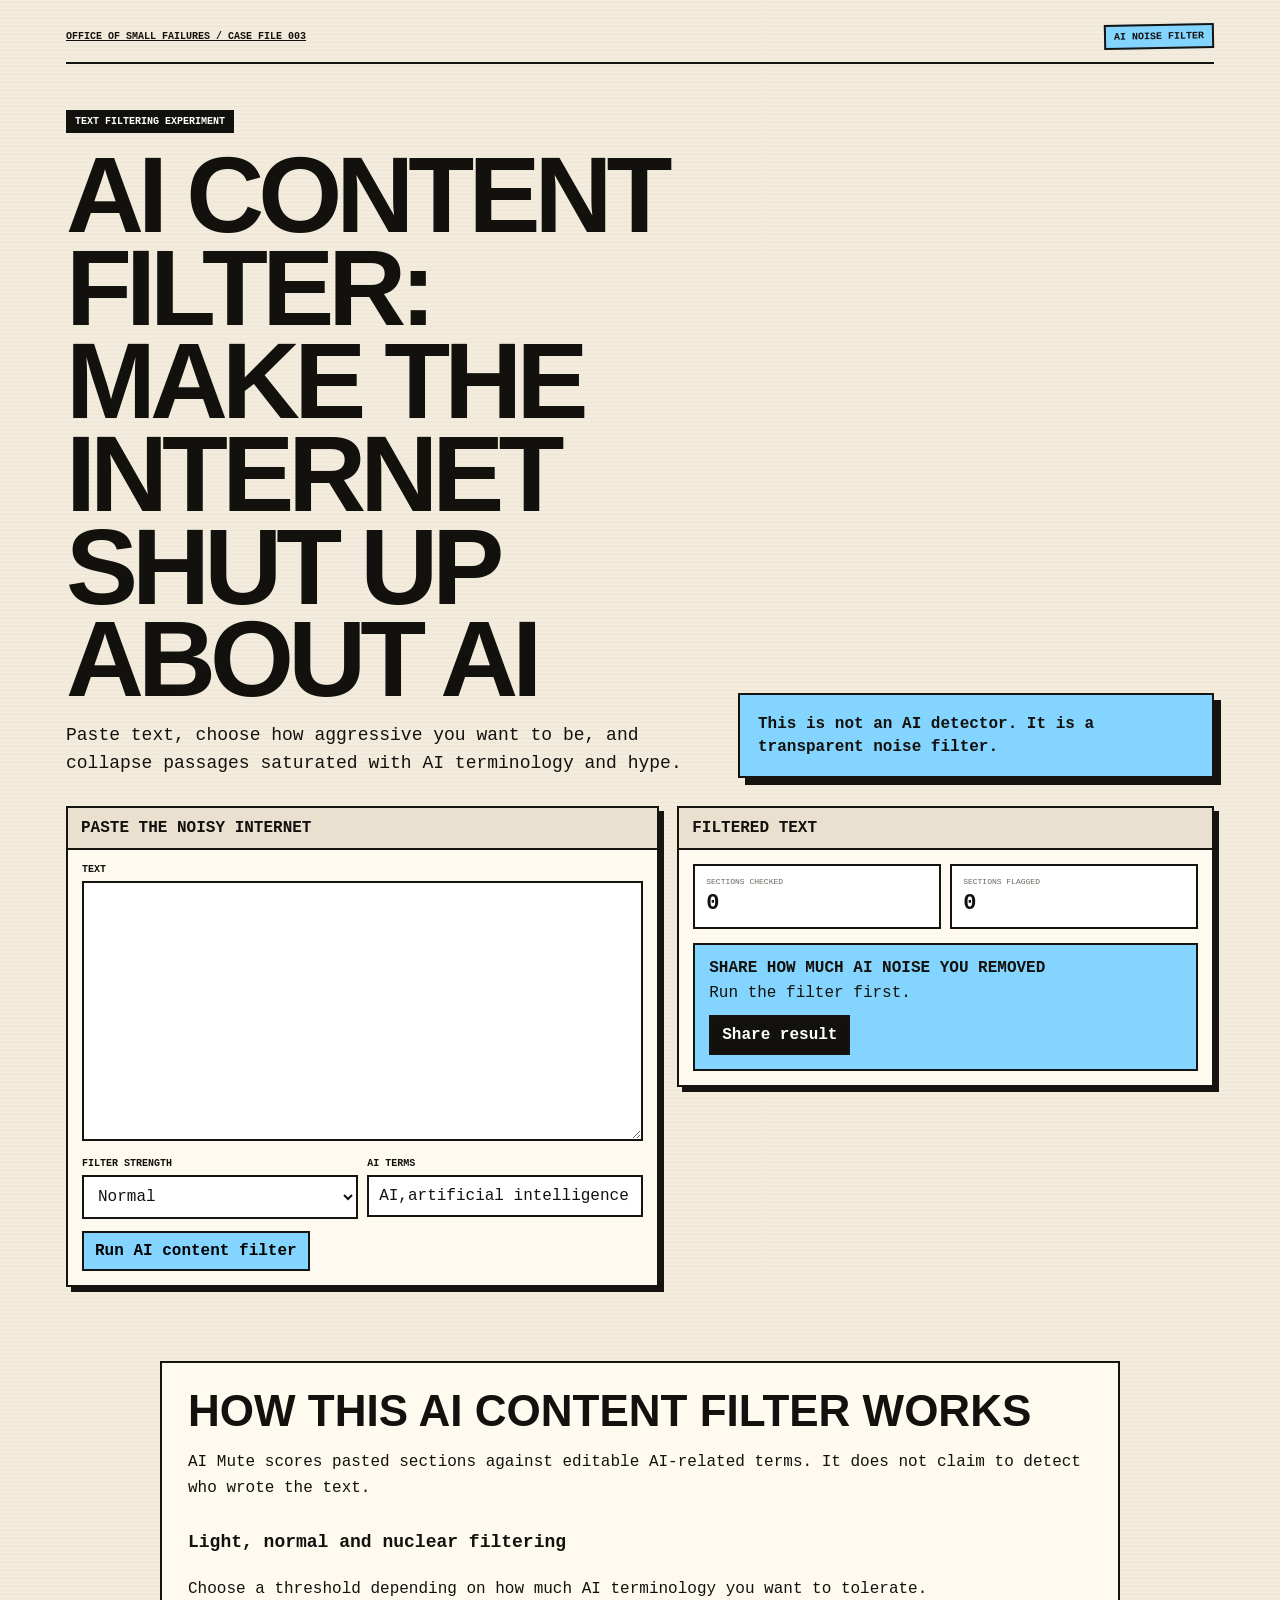
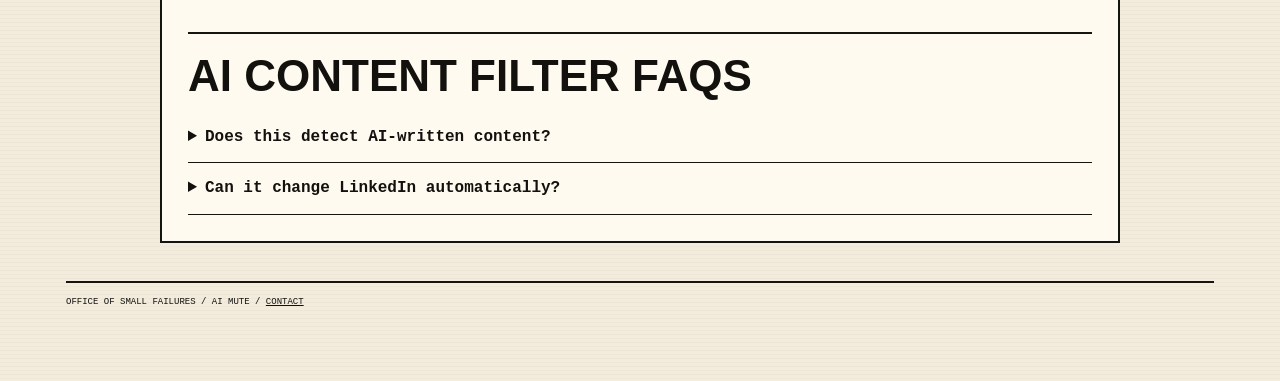
<file: make-the-internet-shut-up-about-ai/index.html>
<!doctype html><html lang="en"><head><meta charset="utf-8"><meta name="viewport" content="width=device-width,initial-scale=1"><title>AI Content Filter — Hide AI Hype from Text | AI Mute</title><meta name="description" content="Free AI content filter for pasted posts, articles and newsletters. Flag AI hype and repetitive AI-heavy sections."><meta name="robots" content="index,follow,max-image-preview:large,max-snippet:-1"><link rel="canonical" href="https://officeofsmallfailures.com/make-the-internet-shut-up-about-ai/"><link rel="icon" href="/favicon.svg" type="image/svg+xml"><link rel="stylesheet" href="/osf.css"><script async src="https://www.googletagmanager.com/gtag/js?id=G-NYF5KW1DQC"></script><script>window.dataLayer=window.dataLayer||[];function gtag(){dataLayer.push(arguments)}gtag('js',new Date());gtag('config','G-NYF5KW1DQC');</script><meta property="og:title" content="AI Content Filter — Hide AI Hype from Text | AI Mute"><meta property="og:description" content="Free AI content filter for pasted posts, articles and newsletters."><meta property="og:url" content="https://officeofsmallfailures.com/make-the-internet-shut-up-about-ai/"><script type="application/ld+json">{"@context":"https://schema.org","@type":"SoftwareApplication","name":"AI Mute","url":"https://officeofsmallfailures.com/make-the-internet-shut-up-about-ai/","applicationCategory":"UtilitiesApplication","operatingSystem":"Web browser","isAccessibleForFree":true}</script><style>:root{--accent:#83d5ff;--accent2:#ff87c8}.chunk{border:2px solid var(--line);padding:11px;margin:8px 0;background:#fff}.chunk.hidden .text{display:none}.tag{display:inline-block;font-size:8px;text-transform:uppercase;border:1px solid var(--line);padding:2px 5px;background:var(--accent2)}.sharebox{border:2px solid var(--line);background:var(--accent);padding:14px;margin-top:14px}.sharebox b{display:block;text-transform:uppercase;margin-bottom:5px}.sharebox p{margin:0 0 10px;line-height:1.45}</style></head><body data-tool="ai_mute"><div class="page"><header class="top"><a href="/">Office of Small Failures / Case File 003</a><span class="status">AI noise filter</span></header><section class="hero"><div><span class="kicker">Text filtering experiment</span><h1>AI Content Filter: Make the Internet Shut Up About AI</h1><p class="lede">Paste text, choose how aggressive you want to be, and collapse passages saturated with AI terminology and hype.</p></div><aside class="memo">This is not an AI detector. It is a transparent noise filter.</aside></section><div class="layout"><section class="panel"><div class="head"><h2>Paste the noisy internet</h2></div><div class="body"><div class="field"><label>Text</label><textarea id="input" style="min-height:260px"></textarea></div><div class="grid2"><div class="field"><label>Filter strength</label><select id="mode"><option value="4">Light</option><option value="2" selected>Normal</option><option value="1">Nuclear</option></select></div><div class="field"><label>AI terms</label><input id="terms" value="AI,artificial intelligence,ChatGPT,LLM,generative AI,agentic,agents,prompt engineering,AI-powered,transformative,game-changing,revolutionary"></div></div><button class="btn primary" onclick="filterText()">Run AI content filter</button></div></section><aside class="panel"><div class="head"><h2>Filtered text</h2></div><div class="body"><div class="grid2"><div class="metric"><span>Sections checked</span><b id="checked">0</b></div><div class="metric"><span>Sections flagged</span><b id="flagged">0</b></div></div><div id="output"></div><div class="sharebox"><b>Share how much AI noise you removed</b><p id="shareLine">Run the filter first.</p><button class="btn dark" onclick="shareCurrent()">Share result</button></div></div></aside></div><section class="seo"><h2>How this AI content filter works</h2><p>AI Mute scores pasted sections against editable AI-related terms. It does not claim to detect who wrote the text.</p><h3>Light, normal and nuclear filtering</h3><p>Choose a threshold depending on how much AI terminology you want to tolerate.</p><div class="faq"><h2>AI content filter FAQs</h2><details><summary>Does this detect AI-written content?</summary><p>No. It filters AI-heavy language.</p></details><details><summary>Can it change LinkedIn automatically?</summary><p>No. That would need a browser extension.</p></details></div></section><footer class="footer">Office of Small Failures / AI Mute / <a href="/contact/">Contact</a></footer></div><script>let __started=false;function osfTrack(name,params){if(typeof gtag==='function')gtag('event',name,Object.assign({tool_name:document.body.dataset.tool||'unknown'},params||{}))}function osfStart(){if(!__started){__started=true;osfTrack('tool_start')}}document.addEventListener('input',e=>{if(e.target.matches('input,select,textarea'))osfStart()},{passive:true});async function osfShare(title,text){const url=location.href;osfTrack('tool_share',{share_method:navigator.share?'native':'clipboard'});if(navigator.share){try{await navigator.share({title,text,url});return}catch(e){}}try{await navigator.clipboard.writeText(text+'\n'+url);alert('Result copied. Paste it into LinkedIn, Slack or Teams.')}catch(e){prompt('Copy this result:',text+'\n'+url)}}</script><script>let lastChecked=0,lastFlagged=0;function filterText(){osfStart();const text=input.value.trim(),threshold=Number(mode.value),ts=terms.value.split(',').map(x=>x.trim().toLowerCase()).filter(Boolean),parts=text.split(/\n\s*\n/).filter(Boolean);let f=0;output.innerHTML='';parts.forEach(p=>{const lower=p.toLowerCase();let score=0;ts.forEach(t=>{if(lower.includes(t))score++});const hit=score>=threshold;if(hit)f++;const d=document.createElement('div');d.className='chunk'+(hit?' hidden':'');d.innerHTML=(hit?`<span class="tag">AI-heavy · ${score} signals</span><button class="btn" style="float:right;padding:3px 6px" onclick="this.parentElement.classList.toggle('hidden')">Show / hide</button>`:'')+`<div class="text">${p.replace(/[&<>]/g,m=>({'&':'&amp;','<':'&lt;','>':'&gt;'}[m]))}</div>`;output.appendChild(d)});lastChecked=parts.length;lastFlagged=f;checked.textContent=parts.length;flagged.textContent=f;shareLine.textContent=`AI Mute flagged ${f} of ${parts.length} sections as AI-heavy.`;osfTrack('tool_complete',{sections_checked:parts.length,sections_flagged:f})}function shareCurrent(){osfShare('AI Mute result',`AI Mute flagged ${lastFlagged} of ${lastChecked} sections as AI-heavy.\n\nMade with Office of Small Failures.`)}</script></body></html>
</file>
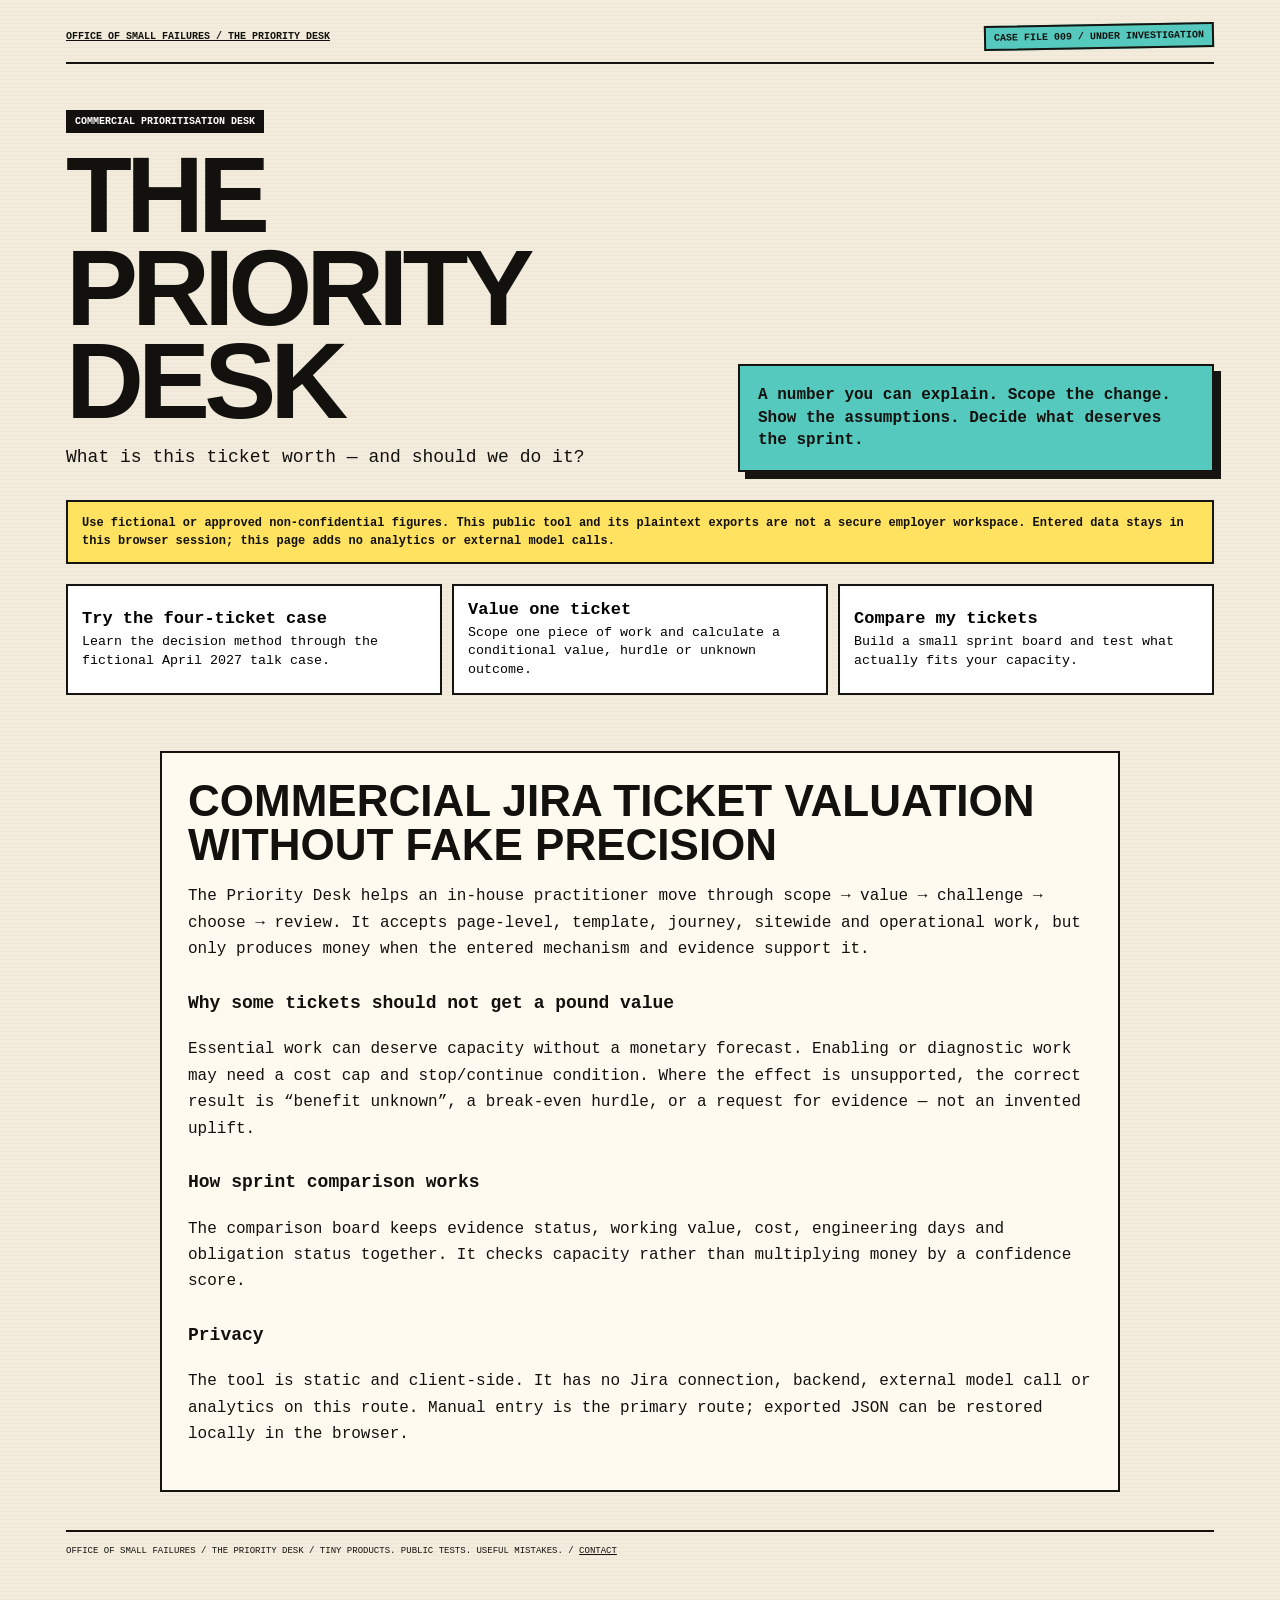
<file: priority-desk/index.html>
<!doctype html>
<html lang="en">
<head>
<meta charset="utf-8">
<meta name="viewport" content="width=device-width,initial-scale=1">
<title>The Priority Desk — Jira Ticket Value & Sprint Prioritisation Tool</title>
<meta name="description" content="Scope a Jira ticket, calculate a defensible conditional value or break-even hurdle, challenge assumptions, compare feasible sprint work and preserve the decision for later review.">
<meta name="robots" content="index,follow,max-image-preview:large,max-snippet:-1">
<link rel="canonical" href="https://officeofsmallfailures.com/priority-desk/">
<link rel="icon" href="/favicon.svg" type="image/svg+xml">
<link rel="stylesheet" href="/osf.css">
<meta property="og:title" content="The Priority Desk — What is this ticket worth, and should we do it?">
<meta property="og:description" content="A practical browser tool for commercial Jira ticket valuation and sprint decisions.">
<meta property="og:url" content="https://officeofsmallfailures.com/priority-desk/">
<script type="application/ld+json">
{"@context":"https://schema.org","@graph":[
{"@type":"SoftwareApplication","name":"The Priority Desk","url":"https://officeofsmallfailures.com/priority-desk/","applicationCategory":"BusinessApplication","operatingSystem":"Web browser","isAccessibleForFree":true,"description":"A browser-based decision tool for scoping business and SEO tickets, calculating conditional commercial value or break-even hurdles, comparing feasible sprint work and reviewing decisions.","offers":{"@type":"Offer","price":"0","priceCurrency":"GBP"}},
{"@type":"WebPage","name":"The Priority Desk","url":"https://officeofsmallfailures.com/priority-desk/","description":"Commercial Jira ticket valuation and sprint prioritisation tool from Office of Small Failures."}
]}</script>
<style>
:root{--accent:#55c9be;--accent2:#ffe260;--danger:#ff6b5c;--good:#9de7a0;--blue:#83d5ff}
.mode-grid,.choice-grid,.rec-grid{display:grid;grid-template-columns:repeat(3,1fr);gap:10px}
.mode,.choice,.rec{border:2px solid var(--line);background:#fff;padding:14px;text-align:left;cursor:pointer;font-weight:900;min-height:92px}
.mode:hover,.choice:hover,.rec:hover,.choice.selected,.mode.selected,.rec.selected{transform:translate(-2px,-2px);box-shadow:4px 4px 0 var(--line)}
.choice.selected,.mode.selected,.rec.selected{background:var(--accent2)}
.mode strong,.choice strong{display:block;font-size:17px;margin-bottom:5px}.mode small,.choice small{display:block;font-weight:400;line-height:1.4}
.app-section{display:none}.app-section.active{display:block}
.deskbar{position:sticky;top:0;z-index:5;background:var(--paper);padding:8px 0 10px;border-bottom:2px solid var(--line);margin-bottom:16px;display:flex;gap:8px;flex-wrap:wrap}
.pill{border:2px solid var(--line);background:#fff;padding:7px 9px;font-size:10px;font-weight:900;text-transform:uppercase;cursor:pointer}.pill.active{background:var(--accent)}
.stepcard{border:2px solid var(--line);background:var(--panel);box-shadow:5px 5px 0 var(--line);margin-bottom:16px}
.stephead{padding:10px 12px;border-bottom:2px solid var(--line);background:#e9e0cf;display:flex;justify-content:space-between;gap:10px;align-items:center}
.stephead h2{font-size:15px;margin:0;text-transform:uppercase}.stepbody{padding:14px}
.scope-preview{border:2px solid var(--line);background:var(--blue);padding:10px;font-weight:800;line-height:1.5}
.notice{border:2px solid var(--line);padding:10px;background:#fff;margin:10px 0}.notice.warn{background:var(--accent2)}.notice.bad{background:#ffd5cf}.notice.good{background:#dff5dd}
.bigresult{font-family:Arial Black,Impact,sans-serif;font-size:clamp(44px,7vw,78px);line-height:.9;letter-spacing:-.04em}
.resultgrid{display:grid;grid-template-columns:repeat(4,1fr);gap:8px;margin-top:12px}
.resultgrid .metric b{font-size:18px}
.calcchain{border:2px solid var(--line);background:#fff;padding:12px;line-height:1.6;margin-top:10px;font-size:11px}
.state{display:inline-block;border:2px solid var(--line);padding:6px 8px;background:var(--accent2);font-weight:900;text-transform:uppercase}
.ticket-board{display:grid;gap:10px}.ticket-row{border:2px solid var(--line);background:#fff;padding:12px;display:grid;grid-template-columns:36px 1.5fr repeat(4,1fr);gap:8px;align-items:center}
.ticket-row.head{background:#e9e0cf;font-size:9px;text-transform:uppercase;font-weight:900}
.demo-card{border:2px solid var(--line);background:#fff;padding:12px;margin:8px 0}.demo-card h3{margin:0 0 6px}.hidden{display:none!important}
.meeting{display:grid;grid-template-columns:repeat(2,1fr);gap:8px}.meeting>div{border:2px solid var(--line);background:#fff;padding:10px;min-height:100px}
.meeting b{display:block;text-transform:uppercase;font-size:9px;margin-bottom:6px}
details.advanced{border:2px dashed var(--line);background:#fff;margin-top:10px}details.advanced summary{cursor:pointer;padding:10px;font-weight:900;text-transform:uppercase}details.advanced .inner{padding:0 10px 10px}
.badge{display:inline-block;border:2px solid var(--line);padding:4px 6px;font-size:9px;font-weight:900;text-transform:uppercase}
@media(max-width:800px){.mode-grid,.choice-grid,.rec-grid,.resultgrid,.meeting{grid-template-columns:1fr}.ticket-row,.ticket-row.head{grid-template-columns:32px 1fr}.ticket-row>*:nth-child(n+3){grid-column:2}.deskbar{position:static}}
@media print{.top,.hero,.rule,.deskbar,.actions,.mode-grid,.seo,.footer{display:none!important}.app-section{display:block!important}.stepcard{box-shadow:none;break-inside:avoid}}
</style>
</head>
<body>
<div class="page">
<header class="top"><a href="/">Office of Small Failures / The Priority Desk</a><span class="status">Case File 009 / Under investigation</span></header>

<section class="hero">
<div>
<span class="kicker">Commercial prioritisation desk</span>
<h1>The Priority Desk</h1>
<p class="lede">What is this ticket worth — and should we do it?</p>
</div>
<aside class="memo">A number you can explain. Scope the change. Show the assumptions. Decide what deserves the sprint.</aside>
</section>

<div class="rule">Use fictional or approved non-confidential figures. This public tool and its plaintext exports are not a secure employer workspace. Entered data stays in this browser session; this page adds no analytics or external model calls.</div>

<section id="start">
<div class="mode-grid">
<button class="mode" onclick="openMode('demo')"><strong>Try the four-ticket case</strong><small>Learn the decision method through the fictional April 2027 talk case.</small></button>
<button class="mode" onclick="openMode('single')"><strong>Value one ticket</strong><small>Scope one piece of work and calculate a conditional value, hurdle or unknown outcome.</small></button>
<button class="mode" onclick="openMode('compare')"><strong>Compare my tickets</strong><small>Build a small sprint board and test what actually fits your capacity.</small></button>
</div>
</section>

<div class="deskbar hidden" id="deskbar">
<button class="pill" onclick="showView('single')">Ticket desk</button>
<button class="pill" onclick="showView('compare')">Sprint board</button>
<button class="pill" onclick="showView('demo')">Teaching case</button>
<button class="pill" onclick="showView('review')">Review</button>
<button class="pill" onclick="showView('maths')">Learn the maths</button>
<button class="pill" onclick="resetAll()">New session</button>
</div>

<section class="app-section" id="view-single">
<div class="layout">
<div>
<div class="stepcard">
<div class="stephead"><h2>1. Scope the change</h2><span class="badge">Start small</span></div>
<div class="stepbody">
<div class="field"><label>Short ticket label</label><input id="title" placeholder="e.g. Repair product-page rendering"></div>
<label>Scope type</label>
<div class="choice-grid" id="scopeChoices">
<button class="choice" data-group="scope" data-value="one page"><strong>One page</strong></button>
<button class="choice" data-group="scope" data-value="selected pages"><strong>Selected pages</strong></button>
<button class="choice" data-group="scope" data-value="template"><strong>Template</strong></button>
<button class="choice" data-group="scope" data-value="component / journey"><strong>Component / journey</strong></button>
<button class="choice" data-group="scope" data-value="sitewide"><strong>Sitewide</strong><small>Still requires an eligible cohort.</small></button>
<button class="choice" data-group="scope" data-value="operational / non-page"><strong>Operational / non-page</strong></button>
</div>
<div class="grid2" style="margin-top:10px">
<div class="field"><label>Eligible cohort / denominator</label><input id="eligible" type="number" min="0" step="any" placeholder="e.g. 600000"><div class="help">Use the genuinely eligible untreated cohort, not automatically all traffic.</div></div>
<div class="field"><label>Horizon (months)</label><input id="horizon" type="number" min="1" max="60" value="12"></div>
</div>
<details class="advanced"><summary>Optional scope filters + eligible-share calculator</summary><div class="inner">
<div class="grid2">
<div class="field"><label>Total volume before eligibility filter</label><input id="totalVolume" type="number" min="0" step="any" placeholder="e.g. 1000000"></div>
<div class="field"><label>Eligible share (%)</label><input id="eligibleShare" type="number" min="0" max="100" step="any" placeholder="e.g. 40"><div class="help">If both are entered, eligible cohort = total × share. The share is applied once.</div></div>
<div class="field"><label>Product / proposition</label><input id="scopeProduct" placeholder="Optional"></div>
<div class="field"><label>Device / browser</label><input id="scopeDevice" placeholder="Optional"></div>
<div class="field"><label>Geography</label><input id="scopeGeo" placeholder="Optional"></div>
<div class="field"><label>Channel</label><input id="scopeChannel" placeholder="Optional"></div>
<div class="field"><label>Journey step</label><input id="scopeJourney" placeholder="Optional"></div>
<div class="field"><label>Explicit exclusions</label><input id="scopeExclusions" placeholder="Who / what is outside the estimate?"></div>
</div>
</div></details>
<div class="scope-preview" id="scopePreview">Choose a scope type and enter an eligible cohort. Sitewide never means “all traffic” by default.</div>
</div></div>

<div class="stepcard">
<div class="stephead"><h2>2. Obligation gate</h2><span class="badge">Before ranking</span></div>
<div class="stepbody">
<div class="choice-grid" id="obligationChoices">
<button class="choice" data-group="obligation" data-value="essential"><strong>Confirmed essential</strong><small>Security, compliance, accessibility or essential journey work.</small></button>
<button class="choice" data-group="obligation" data-value="triage"><strong>Possible obligation</strong><small>Not verified yet: triage before discretionary ranking.</small></button>
<button class="choice" data-group="obligation" data-value="discretionary"><strong>Discretionary optimisation</strong><small>Commercial comparison allowed if evidence and overlap are usable.</small></button>
<button class="choice" data-group="obligation" data-value="enabler"><strong>Enabler / diagnostic</strong><small>Value the decision it unlocks, not an inherited headline benefit.</small></button>
</div>
<div id="obligationMessage" class="notice">Choose the ticket situation.</div>
</div></div>

<div class="stepcard">
<div class="stephead"><h2>3. Choose the value mechanism</h2><span class="badge">No default uplift</span></div>
<div class="stepbody">
<div class="choice-grid" id="modelChoices">
<button class="choice" data-group="model" data-value="journey_delta"><strong>Improve existing journey</strong><small>Eligible exposure × rate change × downstream conversion × contribution.</small></button>
<button class="choice" data-group="model" data-value="acquisition_delta"><strong>Additional qualified visits</strong><small>Net additional visits × marginal conversion × contribution.</small></button>
<button class="choice" data-group="model" data-value="failure_recovery"><strong>Recover a broken step</strong><small>Eligible journeys × defect × repair × outcome gap × contribution.</small></button>
<button class="choice" data-group="model" data-value="direct_outcomes"><strong>Direct incremental outcomes</strong><small>Independent incremental outcomes × approved contribution.</small></button>
<button class="choice" data-group="model" data-value="capacity"><strong>Operating cost / capacity</strong><small>Tasks × minutes saved × rate × usable redeployment.</small></button>
<button class="choice" data-group="model" data-value="incident"><strong>Avoided incident loss</strong><small>Expected loss without change minus expected loss with change.</small></button>
<button class="choice" data-group="model" data-value="unknown"><strong>Unknown / obligation only</strong><small>Return missing evidence and a next action, not £0.</small></button>
</div>
</div></div>

<div class="stepcard">
<div class="stephead"><h2>4. Enter only what this model needs</h2><span class="badge">Conditional arithmetic</span></div>
<div class="stepbody">
<div id="dynamicInputs" class="notice">Choose a value mechanism first.</div>
<div class="grid2">
<div class="field"><label>Full resource cost (£)</label><input id="cost" type="number" min="0" step="any" placeholder="e.g. 4800"></div>
<div class="field"><label>Incremental cash within resource cost (£)</label><input id="cash" type="number" min="0" step="any" placeholder="e.g. 600"></div>
<div class="field"><label>Engineering days</label><input id="engDays" type="number" min="0" step="any" placeholder="e.g. 6"></div>
<div class="field"><label>Contribution per final outcome (£)</label><input id="value" type="number" min="0" step="any" placeholder="e.g. 120"></div>
</div>
<details class="advanced"><summary>Evidence and delivery details</summary><div class="inner">
<div class="grid2">
<div class="field"><label>Effect source type</label><select id="sourceType"><option value="">Choose</option><option>Measured baseline</option><option>Diagnostic</option><option>Assumed</option><option>Approved</option><option>Illustrative</option></select></div>
<div class="field"><label>Evidence owner</label><input id="evidenceOwner" placeholder="Role or team"></div>
<div class="field"><label>Source / reference</label><input id="sourceRef" placeholder="Experiment, dashboard, research, ticket"></div>
<div class="field"><label>Earliest release</label><input id="release" type="date"></div>
</div>
<div class="field"><label>Limitations / counterevidence</label><textarea id="limitations" placeholder="What this evidence cannot establish"></textarea></div>
<div class="field"><label>Dependencies / overlap</label><textarea id="dependencies" placeholder="Prerequisites, mutually exclusive work, overlapping cohort or mechanism"></textarea></div>
</div></details>
<div class="actions"><button class="btn primary" onclick="calculateTicket()">Calculate / find hurdle</button><button class="btn" onclick="loadLandingFixture()">Load fictional landing-page example</button></div>
<div id="errors" role="alert"></div>
</div></div>
</div>

<aside>
<div class="stepcard">
<div class="stephead"><h2>Result</h2><span class="state" id="resultState">Awaiting inputs</span></div>
<div class="stepbody">
<div class="bigresult" id="headline">—</div>
<div id="stateMessage" class="notice">Benefit is not yet calculated.</div>
<div class="resultgrid">
<div class="metric"><span>Outcomes</span><b id="outcomesOut">—</b></div>
<div class="metric"><span>Contribution</span><b id="benefitOut">—</b></div>
<div class="metric"><span>Resource net</span><b id="netOut">—</b></div>
<div class="metric"><span>Break-even</span><b id="hurdleOut">—</b></div>
</div>
<div class="calcchain" id="calcChain">Choose a model and enter the minimum defensible inputs.</div>
</div></div>

<div class="stepcard">
<div class="stephead"><h2>Five authored scenarios</h2><span class="badge">Not probabilities</span></div>
<div class="stepbody">
<p class="help">Enter explicit effect values in the same unit as the working assumption. “No improvement” is always zero incremental benefit with full project cost.</p>
<div class="grid3">
<div class="field"><label>Low effect</label><input id="scenarioLow" type="number" step="any"></div>
<div class="field"><label>Upside effect</label><input id="scenarioUpside" type="number" step="any"></div>
<div class="field"><label>Adverse effect</label><input id="scenarioAdverse" type="number" step="any"></div>
</div>
<button class="btn secondary" onclick="runScenarios()">Calculate scenarios</button>
<div id="scenarioOut" class="calcchain">Calculate the working case first. Scenarios are authored cases, not confidence intervals.</div>
</div></div>

<div class="stepcard">
<div class="stephead"><h2>Challenge one assumption</h2><span class="badge">Sensitivity</span></div>
<div class="stepbody">
<div class="grid2">
<div class="field"><label>Challenge input</label><select id="challengeField"></select></div>
<div class="field"><label>Alternative value</label><input id="challengeValue" type="number" step="any"></div>
</div>
<button class="btn secondary" onclick="runChallenge()">Hold everything else fixed</button>
<div id="challengeOut" class="notice">Calculate the ticket first.</div>
</div></div>

<div class="stepcard">
<div class="stephead"><h2>Decision record</h2><span class="badge">Human judgement</span></div>
<div class="stepbody">
<div class="rec-grid" id="recChoices">
<button class="rec" data-value="Commit">Commit</button><button class="rec" data-value="Investigate">Investigate</button><button class="rec" data-value="Rescope">Rescope</button><button class="rec" data-value="Defer">Defer</button><button class="rec" data-value="Essential work">Essential work</button><button class="rec" data-value="Triage required">Triage required</button>
</div>
<div class="field" style="margin-top:10px"><label>Why?</label><textarea id="rationale" placeholder="Short human rationale"></textarea></div>
<div class="meeting">
<div><b>What we know</b><span id="meetKnow">—</span></div>
<div><b>What we assume</b><span id="meetAssume">—</span></div>
<div><b>What must happen</b><span id="meetMust">—</span></div>
<div><b>What we recommend</b><span id="meetRec">—</span></div>
</div>
<div class="actions">
<button class="btn dark" onclick="freezeSnapshot()">Freeze decision</button>
<button class="btn" onclick="copyJira()">Copy Jira record</button>
<button class="btn" onclick="exportJSON()">Export JSON</button>
<button class="btn" onclick="exportCSV()">Export CSV</button>
<button class="btn" onclick="window.print()">Print / Save as PDF</button>
</div>
<details class="advanced"><summary>Restore a Priority Desk JSON export</summary><div class="inner"><input type="file" id="restoreFile" accept=".json,application/json"><button class="btn" onclick="restoreJSON()">Restore locally</button><div class="help">Validated locally. Nothing is uploaded.</div></div></details>
</div></div>
</aside>
</div>
</section>

<section class="app-section" id="view-compare">
<div class="stepcard">
<div class="stephead"><h2>Sprint comparison board</h2><span class="badge">No magic ranking score</span></div>
<div class="stepbody">
<div class="grid3">
<div class="field"><label>Engineering days available</label><input id="capDays" type="number" value="9" min="0"></div>
<div class="field"><label>Incremental cash budget (£)</label><input id="capCash" type="number" value="5000" min="0"></div>
<div class="field"><label>Essential days reserved</label><input id="reservedDays" type="number" value="0" min="0"></div>
</div>
<div class="actions"><button class="btn primary" onclick="addCurrentToBoard()">Add current ticket</button><button class="btn" onclick="loadDemoBoard()">Load four fictional tickets</button><button class="btn secondary" onclick="checkBundle()">Check selected bundle</button></div>
<div id="bundleMessage" class="notice">Unknown monetary values stay visible. They are not £0 and do not automatically sort to the bottom.</div>
<div class="ticket-board" id="ticketBoard">
<div class="ticket-row head"><span></span><span>Ticket</span><span>Status</span><span>Working value</span><span>Cost / days</span><span>Decision</span></div>
</div>
</div></div>
</section>

<section class="app-section" id="view-demo">
<div class="stepcard">
<div class="stephead"><h2>Four-ticket teaching case</h2><span class="badge">Illustrative only</span></div>
<div class="stepbody">
<p>January–December 2027 acquisition cohorts. Release 1 March. £120 is first-policy contribution, not premium. Nine engineering days are available.</p>
<div class="demo-card"><h3>A / Mobile script performance</h3><p>6 engineering days. Working calculation eventually shows £5,760 contribution against £4,800 resource cost — but the uplift is not yet earned by evidence.</p></div>
<div class="demo-card"><h3>B / Product-page rendering</h3><p>6 engineering days. Diagnosed acquisition mechanism. Working case: 2,000 net visits → 20 policies → £2,400 contribution against £7,200 cost.</p></div>
<div class="demo-card"><h3>C / Quote-step hydration</h3><p>3 engineering days. Confirmed essential journey repair. Working case: 45 extra policies → £5,400 contribution against £2,400 cost.</p></div>
<div class="demo-card"><h3>D / Shared framework rewrite</h3><p>20 engineering days. Effect unknown. Hurdle +0.15 percentage points. Overlap unresolved.</p></div>

<h3>Interaction 1 — provisional choice</h3>
<div class="choice-grid" id="demoPick1">
<button class="choice" onclick="demoChoose('A',this)">A</button><button class="choice" onclick="demoChoose('B',this)">B</button><button class="choice" onclick="demoChoose('C',this)">C</button><button class="choice" onclick="demoChoose('D',this)">D</button>
</div>
<div class="actions"><button class="btn primary" onclick="revealDemo2()">Reveal A's calculation</button></div>
<div id="demo2" class="hidden">
<div class="notice good"><b>A working scenario:</b> 600,000 eligible visits × +0.10 percentage-point quote-start improvement = 600 extra quote starts × 8% downstream policy conversion = 48 policies × £120 contribution = £5,760. Cost £4,800. Resource net £960.</div>
<h3>Interaction 2 — what has not been earned?</h3>
<div class="choice-grid">
<button class="choice" onclick="spotAnswer(false,this)">The 600,000 visits</button>
<button class="choice" onclick="spotAnswer(true,this)">The +0.10 percentage-point uplift</button>
<button class="choice" onclick="spotAnswer(false,this)">The £120 contribution</button>
</div>
<div id="spotFeedback" class="notice">Choose before revealing the final decision.</div>
<div class="actions"><button class="btn primary" onclick="revealDemo3()">Reveal sprint constraints</button></div>
</div>

<div id="demo3" class="hidden">
<div class="notice warn">C is confirmed essential, so reserve 3 of 9 engineering days first. A and B each need 6 days; D needs 20. A's working net wins the full-ticket comparison, but its uplift is unproven.</div>
<p>A staged option costs £900 and one engineering day to investigate A while retaining a five-day implementation option. This does not prove the sales uplift.</p>
<h3>Interaction 3 — what would you do?</h3>
<div class="rec-grid">
<button class="rec" onclick="finalDemo('Commit',this)">Commit A now</button>
<button class="rec" onclick="finalDemo('Investigate',this)">C + investigate A</button>
<button class="rec" onclick="finalDemo('Rescope',this)">Rescope B</button>
<button class="rec" onclick="finalDemo('Defer',this)">Defer everything</button>
</div>
<div id="demoFinal" class="notice">Make the choice before reading the discussion outcome.</div>
</div>
</div></div>
</section>

<section class="app-section" id="view-review">
<div class="stepcard">
<div class="stephead"><h2>Review without rewriting history</h2><span class="badge">Frozen original</span></div>
<div class="stepbody">
<div id="snapshotStatus" class="notice">No frozen decision yet. Freeze a ticket from the desk first.</div>
<div class="grid2">
<div class="field"><label>Actual eligible exposure</label><input id="actualExposure" type="number" step="any"></div>
<div class="field"><label>Observed final outcomes</label><input id="actualOutcomes" type="number" step="any"></div>
<div class="field"><label>Technical delivery</label><select id="actualDelivery"><option>Unknown</option><option>Not delivered</option><option>Partly delivered</option><option>Delivered as scoped</option></select></div>
<div class="field"><label>Review date</label><input id="reviewDate" type="date"></div>
</div>
<div class="field"><label>Major confounders / changes</label><textarea id="confounders" placeholder="Campaigns, pricing, outages, tracking, competitor changes..."></textarea></div>
<div class="field"><label>Revised forecast / next action</label><textarea id="revised" placeholder="Keep this separate from the frozen original"></textarea></div>
<button class="btn primary" onclick="saveReview()">Create linked review record</button>
<div id="reviewOut" class="result">Observed change is not automatically the effect caused by this ticket.</div>
</div></div>
</section>

<section class="app-section" id="view-maths">
<div class="seo" style="margin-top:0">
<h2>Learn the maths</h2>
<p>The Priority Desk works from incremental business outcomes. It does not turn issue counts, rankings, milliseconds or a generic “confidence” percentage into money.</p>
<h3>Percentage points are not relative percentages</h3>
<p>10.0% → 10.1% is a <strong>+0.10 percentage-point</strong> change and a <strong>+1% relative</strong> change. The journey model uses the absolute rate change.</p>
<h3>Journey improvement</h3>
<p><strong>Outcomes = eligible exposure × absolute rate change × downstream conversion − adverse outcomes.</strong> Contribution = outcomes × contribution per outcome. Resource net = contribution − full resource cost.</p>
<h3>Acquisition</h3>
<p><strong>Outcomes = net additional qualified visits × marginal conversion.</strong> If you bridge clicks to visits, compare with-change and without-change clicks, apply visits-per-click, then subtract displacement.</p>
<h3>Failure recovery</h3>
<p><strong>Outcomes = eligible journeys × defect fraction × repaired fraction × outcome-probability gap.</strong> A break-even repaired fraction above 100% means the model cannot cover cost on those inputs.</p>
<h3>Cash is not contribution is not capacity</h3>
<p>Contribution gained, incremental cash spend and salaried capacity released are different viewpoints. Released time is not automatically cash saved.</p>
<div class="notice">A measured baseline describes an input. It does not validate an intervention effect. A conditional scenario means the arithmetic follows from assumptions. A measured effect needs a defensible retrospective design.</div>
</div>
</section>

<section class="seo">
<h2>Commercial Jira ticket valuation without fake precision</h2>
<p>The Priority Desk helps an in-house practitioner move through scope → value → challenge → choose → review. It accepts page-level, template, journey, sitewide and operational work, but only produces money when the entered mechanism and evidence support it.</p>
<h3>Why some tickets should not get a pound value</h3>
<p>Essential work can deserve capacity without a monetary forecast. Enabling or diagnostic work may need a cost cap and stop/continue condition. Where the effect is unsupported, the correct result is “benefit unknown”, a break-even hurdle, or a request for evidence — not an invented uplift.</p>
<h3>How sprint comparison works</h3>
<p>The comparison board keeps evidence status, working value, cost, engineering days and obligation status together. It checks capacity rather than multiplying money by a confidence score.</p>
<h3>Privacy</h3>
<p>The tool is static and client-side. It has no Jira connection, backend, external model call or analytics on this route. Manual entry is the primary route; exported JSON can be restored locally in the browser.</p>
</section>

<footer class="footer">Office of Small Failures / The Priority Desk / Tiny products. Public tests. Useful mistakes. / <a href="/contact/">Contact</a></footer>
</div>

<script>
var state={scope:null,obligation:null,model:null,recommendation:null,last:null,snapshots:[],board:[],reviews:[],version:"priority-desk-1.0"};
var modelFields={
journey_delta:[
["baselineRate","Baseline step rate (%)","10"],["delta","Absolute improvement (percentage points)","0.10"],["downstream","Downstream final-outcome conversion (%)","8"],["adverse","Additional adverse final outcomes","0"]],
acquisition_delta:[
["netVisits","Net additional qualified visits (direct entry)","2000"],["withClicks","With-change clicks (optional bridge)","24000"],["withoutClicks","Without-change clicks (optional bridge)","20000"],["visitsPerClick","Visits per click (optional bridge)","0.75"],["displaced","Displaced visits (optional bridge)","1000"],["marginal","Marginal final conversion (%)","1"],["adverse","Additional adverse final outcomes","0"]],
failure_recovery:[
["defect","Defect fraction (%)","2"],["repair","Repaired fraction (%)","75"],["withoutDefect","Without-defect final conversion (%)","20"],["fallback","Existing fallback conversion (%)","5"],["adverse","Additional adverse final outcomes","0"]],
direct_outcomes:[["direct","Net incremental final outcomes","25"]],
capacity:[["tasks","Tasks in period","1200"],["minutes","Minutes saved per task","5"],["hourly","Loaded hourly rate (£)","40"],["utilisation","Verified usable redeployment (%)","50"]],
incident:[["p0","Incident probability without change (%)","10"],["l0","Conditional loss without change (£)","50000"],["p1","Incident probability with change (%)","4"],["l1","Conditional loss with change (£)","50000"]],
unknown:[]
};
function money(x){return x==null?"—":"£"+Number(x).toLocaleString("en-GB",{maximumFractionDigits:2})}
function num(id){var e=document.getElementById(id);if(!e||e.value==="")return null;var n=Number(e.value);return Number.isFinite(n)?n:null}
function textv(id){var e=document.getElementById(id);return e?e.value.trim():""}
function pct(x,d){return x==null?"—":(x*100).toFixed(d==null?3:d)+"%"}
function openMode(m){document.getElementById("start").classList.add("hidden");document.getElementById("deskbar").classList.remove("hidden");showView(m)}
function showView(v){document.querySelectorAll(".app-section").forEach(function(x){x.classList.remove("active")});var t=document.getElementById("view-"+v);if(t)t.classList.add("active");document.querySelectorAll(".pill").forEach(function(x){x.classList.toggle("active",x.textContent.toLowerCase().indexOf(v==="single"?"ticket":v==="compare"?"sprint":v==="demo"?"teaching":v)>=0)})}
document.querySelectorAll("[data-group]").forEach(function(btn){btn.addEventListener("click",function(){var g=btn.dataset.group;document.querySelectorAll('[data-group="'+g+'"]').forEach(function(x){x.classList.remove("selected")});btn.classList.add("selected");state[g]=btn.dataset.value;if(g==="model")renderModel();if(g==="scope")updateScope();if(g==="obligation")updateObligation()})});
document.querySelectorAll(".rec").forEach(function(btn){if(btn.dataset.value)btn.addEventListener("click",function(){document.querySelectorAll("#recChoices .rec").forEach(function(x){x.classList.remove("selected")});btn.classList.add("selected");state.recommendation=btn.dataset.value;updateMeeting()})});
["title","eligible","horizon","totalVolume","eligibleShare","scopeProduct","scopeDevice","scopeGeo","scopeChannel","scopeJourney","scopeExclusions"].forEach(function(id){document.getElementById(id).addEventListener("input",updateScope)});

function updateScope(){
var s=state.scope||"[scope not chosen]",total=num("totalVolume"),share=num("eligibleShare"),e=num("eligible"),h=num("horizon")||12;
if(total!=null&&share!=null){e=total*(share/100);document.getElementById("eligible").value=String(e)}
var filters=[textv("scopeProduct"),textv("scopeDevice"),textv("scopeGeo"),textv("scopeChannel"),textv("scopeJourney")].filter(Boolean);
var exclusion=textv("scopeExclusions")||"activity outside the eligible cohort";
document.getElementById("scopePreview").textContent="This estimate covers "+(e==null?"a not-yet-bounded eligible cohort":e.toLocaleString("en-GB",{maximumFractionDigits:2})+" eligible units")+" in "+s+" scope over "+h+" months"+(filters.length?" for "+filters.join(" / "):"")+". It excludes "+exclusion+".";
}
function updateObligation(){
var m={essential:"Essential work: reserve capacity before discretionary comparison. Money is optional context.",triage:"Obligation unresolved. Triage before discretionary comparison.",discretionary:"Discretionary optimisation: commercial comparison is allowed once evidence and overlap are usable.",enabler:"Enabler / diagnostic: show the decision it enables, cost cap and stop/continue conditions. Do not inherit a parent benefit."};
var el=document.getElementById("obligationMessage");el.textContent=m[state.obligation]||"Choose the ticket situation.";el.className="notice "+(state.obligation==="essential"?"good":state.obligation==="triage"?"warn":"");
}
function renderModel(){
var holder=document.getElementById("dynamicInputs"),fields=modelFields[state.model]||[];
if(state.model==="unknown"){holder.className="notice warn";holder.innerHTML="<b>Benefit is unknown. This is not a zero-value ticket.</b><br>Record the next evidence request or obligation basis instead of inventing an uplift.";return}
holder.className="";
holder.innerHTML='<div class="grid2">'+fields.map(function(f){return '<div class="field"><label>'+f[1]+'</label><input id="m_'+f[0]+'" type="number" step="any" placeholder="'+f[2]+'"></div>'}).join("")+"</div>";
}
function collectInputs(){
var out={};(modelFields[state.model]||[]).forEach(function(f){out[f[0]]=num("m_"+f[0])});return out
}
function validateBase(){
var errs=[],cost=num("cost"),cash=num("cash"),eligible=num("eligible");
if(!state.scope)errs.push("Choose a scope type.");
if(!state.obligation)errs.push("Choose the obligation status.");
if(!state.model)errs.push("Choose a value mechanism.");
if(cash!=null&&cost!=null&&cash>cost)errs.push("Incremental cash cannot exceed full resource cost.");
if(["journey_delta","failure_recovery"].indexOf(state.model)>=0&&(eligible==null||eligible<=0))errs.push("This model needs a positive eligible cohort.");
return errs
}
function calc(model,inp,override){
var x=Object.assign({},inp,override||{}),E=num("eligible"),C=num("cost"),v=num("value"),o={model:model,outcomes:null,benefit:null,net:null,hurdle:null,chain:"",state:"Conditional"};
function finishOutcomes(out){o.outcomes=out;if(out!=null&&v!=null){o.benefit=out*v;o.net=C==null?null:o.benefit-C}}
if(model==="unknown"){o.state="Unknown";o.chain="Benefit is unknown. This is not a zero-value ticket.";return o}
if(model==="journey_delta"){
 if([E,x.delta,x.downstream].some(function(z){return z==null})){o.state="Unknown";o.chain="Need eligible exposure, rate change and downstream conversion.";return o}
 var d=x.delta/100,q=x.downstream/100,H=x.adverse||0; if((d+(x.baselineRate||0)/100)>1){o.state="Invalid";o.chain="Post-change journey rate exceeds 100%.";return o}
 finishOutcomes(E*d*q-H); if(C!=null&&v>0&&E*q>0)o.hurdle=(C/v+H)/(E*q);
 o.chain=E.toLocaleString()+" eligible × "+x.delta+" percentage points × "+x.downstream+"% downstream − "+H+" adverse outcomes = "+o.outcomes.toFixed(2)+" incremental outcomes.";
}
if(model==="acquisition_delta"){
 var V=x.netVisits,bridgeUsed=false;
 if(V==null&&[x.withClicks,x.withoutClicks,x.visitsPerClick,x.displaced].every(function(z){return z!=null})){V=(x.withClicks-x.withoutClicks)*x.visitsPerClick-x.displaced;bridgeUsed=true}
 if(V==null||x.marginal==null){o.state="Unknown";o.chain="Need net additional qualified visits, or a complete with/without click-to-visit bridge, plus marginal conversion.";return o}
 var p=x.marginal/100,H2=x.adverse||0;finishOutcomes(V*p-H2);if(C!=null&&v>0&&p>0)o.hurdle=(C/v+H2)/p;
 o.chain=(bridgeUsed?"("+x.withClicks+" with-change clicks − "+x.withoutClicks+" without-change clicks) × "+x.visitsPerClick+" visits/click − "+x.displaced+" displaced visits = "+V.toLocaleString()+" net visits. ":"")+V.toLocaleString()+" net additional visits × "+x.marginal+"% marginal conversion − "+H2+" adverse outcomes = "+o.outcomes.toFixed(2)+" incremental outcomes.";
}
if(model==="failure_recovery"){
 if([E,x.defect,x.repair,x.withoutDefect,x.fallback].some(function(z){return z==null})){o.state="Unknown";o.chain="Need eligible journeys, defect fraction, repair fraction and outcome gap.";return o}
 var f=x.defect/100,r=x.repair/100,g=(x.withoutDefect-x.fallback)/100,H3=x.adverse||0;finishOutcomes(E*f*r*g-H3);if(C!=null&&v>0&&E*f*g>0)o.hurdle=(C/v+H3)/(E*f*g);
 o.chain=E.toLocaleString()+" eligible × "+x.defect+"% defect × "+x.repair+"% repaired × "+(x.withoutDefect-x.fallback).toFixed(2)+" percentage-point outcome gap = "+o.outcomes.toFixed(2)+" incremental outcomes.";
}
if(model==="direct_outcomes"){
 if(x.direct==null){o.state="Unknown";o.chain="Need an independently estimated incremental outcome count.";return o}finishOutcomes(x.direct);if(C!=null&&v>0)o.hurdle=C/v;o.chain=x.direct+" incremental outcomes × "+(v==null?"unknown contribution":money(v))+".";
}
if(model==="capacity"){
 if([x.tasks,x.minutes,x.hourly,x.utilisation].some(function(z){return z==null})){o.state="Unknown";o.chain="Hours may be known while monetised capacity remains unknown. Enter tasks, minutes, loaded rate and verified usable redeployment.";return o}
 var hours=x.tasks*x.minutes/60,cap=hours*x.hourly*(x.utilisation/100);o.outcomes=hours;o.benefit=cap;o.net=C==null?null:cap-C;if(C!=null&&x.tasks>0&&x.hourly>0&&x.utilisation>0)o.hurdle=60*C/(x.tasks*x.hourly*(x.utilisation/100));o.chain=x.tasks+" tasks × "+x.minutes+" minutes / 60 = "+hours.toFixed(2)+" hours released. × "+money(x.hourly)+"/hour × "+x.utilisation+"% usable redeployment = "+money(cap)+" capacity value. Time released is not automatically cash saved.";
}
if(model==="incident"){
 if([x.p0,x.l0,x.p1,x.l1].some(function(z){return z==null})){o.state="Unknown";o.chain="Need defended probabilities and conditional loss values; otherwise use incident scenarios instead of expected value.";return o}
 var b=(x.p0/100)*x.l0-(x.p1/100)*x.l1;o.benefit=b;o.net=C==null?null:b-C;o.outcomes=null;if(C!=null&&x.l0===x.l1&&x.l0>0)o.hurdle=C/x.l0;o.chain=x.p0+"% × "+money(x.l0)+" − "+x.p1+"% × "+money(x.l1)+" = "+money(b)+" expected avoided loss.";
}
return o
}
function calculateTicket(){
var errs=validateBase(),box=document.getElementById("errors");box.innerHTML="";
if(errs.length){box.className="notice bad";box.innerHTML="<b>Fix these first:</b><br>"+errs.join("<br>");return}
var out=calc(state.model,collectInputs());state.last=out;renderResult(out);updateMeeting();populateChallenge();
}
function renderResult(o){
var rs=document.getElementById("resultState"),sm=document.getElementById("stateMessage");
rs.textContent=o.state;
if(o.state==="Unknown"){sm.textContent="Benefit is unknown. This is not a zero-value ticket.";sm.className="notice warn"}
else if(o.state==="Invalid"){sm.textContent=o.chain;sm.className="notice bad"}
else{sm.textContent="Scenario calculation, not a committed forecast or probability interval.";sm.className="notice"}
document.getElementById("headline").textContent=o.benefit==null?(o.hurdle!=null?"Hurdle only":"Benefit unknown"):money(o.benefit);
document.getElementById("outcomesOut").textContent=o.outcomes==null?"—":Number(o.outcomes).toLocaleString("en-GB",{maximumFractionDigits:2});
document.getElementById("benefitOut").textContent=money(o.benefit);
document.getElementById("netOut").textContent=money(o.net);
var unit=state.model==="journey_delta"?" pp":state.model==="failure_recovery"?" repair":state.model==="capacity"?" min/task":state.model==="incident"?" probability reduction":state.model==="acquisition_delta"?" visits":" outcomes";
var h=o.hurdle;if(h!=null&&(state.model==="journey_delta"||state.model==="incident"||state.model==="failure_recovery"))h=h*100;
document.getElementById("hurdleOut").textContent=h==null?"—":Number(h).toLocaleString("en-GB",{maximumFractionDigits:4})+unit;
document.getElementById("calcChain").textContent=o.chain+(o.hurdle!=null?" This is the improvement required to cover cost, not a predicted uplift.":"");
}
function populateChallenge(){
var s=document.getElementById("challengeField");s.innerHTML="";(modelFields[state.model]||[]).forEach(function(f){var op=document.createElement("option");op.value=f[0];op.textContent=f[1];s.appendChild(op)});
}
function primaryEffectKey(model){return {journey_delta:"delta",acquisition_delta:"netVisits",failure_recovery:"repair",direct_outcomes:"direct",capacity:"minutes",incident:"p1"}[model]||null}
function runScenarios(){
if(!state.last)return;
var key=primaryEffectKey(state.model),base=collectInputs(),C=num("cost");
if(!key){document.getElementById("scenarioOut").textContent="This route does not have a single scenario effect input.";return}
var working=base[key];
if(state.model==="acquisition_delta"&&working==null&&[base.withClicks,base.withoutClicks,base.visitsPerClick,base.displaced].every(function(z){return z!=null}))working=(base.withClicks-base.withoutClicks)*base.visitsPerClick-base.displaced;
var vals={Low:num("scenarioLow"),Working:working,Upside:num("scenarioUpside"),Adverse:num("scenarioAdverse")},rows=[];
Object.keys(vals).forEach(function(name){var val=vals[name];if(val==null){rows.push(name+": not authored");return}var over={};over[key]=val;if(state.model==="acquisition_delta")over.netVisits=val;var r=calc(state.model,base,over);rows.push(name+": effect "+val+" → "+(r.benefit==null?"benefit unknown":money(r.benefit))+" contribution/value; "+(r.net==null?"net unknown":money(r.net)+" resource net"))});
rows.splice(1,0,"No improvement: £0 incremental benefit; "+(C==null?"resource net unknown":money(-C)+" resource net")+".");
document.getElementById("scenarioOut").textContent=rows.join("\n");
}
function runChallenge(){
if(!state.last)return;var k=document.getElementById("challengeField").value,v=num("challengeValue");if(!k||v==null)return;
var base=collectInputs(),alt=calc(state.model,base,(function(){var x={};x[k]=v;return x})());
var before=state.last.net,after=alt.net;document.getElementById("challengeOut").textContent="Holding everything else fixed, changing "+k+" to "+v+" moves resource net from "+money(before)+" to "+money(after)+". "+(after!=null&&after<0?"This crosses below break-even or remains below it.":"");
}
function updateMeeting(){
var src=textv("sourceType")||"No evidence source declared";document.getElementById("meetKnow").textContent=(state.scope||"Unbounded scope")+"; "+src+".";
document.getElementById("meetAssume").textContent=state.last&&state.last.state!=="Unknown"?state.last.chain:"Effect size or monetary link is not yet supported.";
document.getElementById("meetMust").textContent=state.last&&state.last.hurdle!=null?"Meet the displayed break-even hurdle and delivery conditions.":"Resolve missing inputs, evidence, obligation or overlap before treating this as decision-ready.";
document.getElementById("meetRec").textContent=(state.recommendation||"No recommendation chosen")+(textv("rationale")?": "+textv("rationale"):"");
}
document.getElementById("rationale").addEventListener("input",updateMeeting);

function ticketRecord(){
return {id:"ticket-"+Date.now(),title:textv("title")||"Untitled ticket",scopeType:state.scope,eligible:num("eligible"),horizon:num("horizon"),scopeFilters:{product:textv("scopeProduct"),device:textv("scopeDevice"),geography:textv("scopeGeo"),channel:textv("scopeChannel"),journey:textv("scopeJourney"),exclusions:textv("scopeExclusions"),totalVolume:num("totalVolume"),eligibleShare:num("eligibleShare")},obligation:state.obligation,model:state.model,inputs:collectInputs(),cost:num("cost"),cash:num("cash"),engineeringDays:num("engDays"),valuePerOutcome:num("value"),sourceType:textv("sourceType"),sourceRef:textv("sourceRef"),evidenceOwner:textv("evidenceOwner"),limitations:textv("limitations"),dependencies:textv("dependencies"),recommendation:state.recommendation,rationale:textv("rationale"),output:state.last?JSON.parse(JSON.stringify(state.last)):null,formulaVersion:"1.0"};
}
function freezeSnapshot(){
var rec=ticketRecord();rec.revisionId="rev-"+Date.now();rec.timestamp=new Date().toISOString();state.snapshots.push(JSON.parse(JSON.stringify(rec)));document.getElementById("snapshotStatus").textContent="Frozen: "+rec.title+" at "+rec.timestamp+". Editing the desk will not rewrite this snapshot.";alert("Decision frozen. Review it later without rewriting history.")
}
function jiraText(){
var r=ticketRecord(),o=r.output;
if(!o||o.state==="Unknown")return r.title+"\n\nBenefit is unknown. This is not a zero-value ticket.\nScope: "+(r.scopeType||"not bounded")+"\nEligible cohort: "+(r.eligible==null?"unknown":r.eligible)+"\nMechanism: "+(r.model||"unknown")+"\nMissing/next evidence: "+(r.limitations||"Declare the effect evidence and bounded denominator.")+"\nRecommendation: "+(r.recommendation||"not chosen")+"\nRationale: "+(r.rationale||"not recorded");
return r.title+"\n\nAt the entered assumption, this ticket produces "+(o.outcomes==null?"an incident/capacity result":o.outcomes.toFixed(2)+" additional outcomes")+" and "+money(o.benefit)+" contribution/value against "+money(r.cost)+" resource cost, giving "+money(o.net)+" resource net over "+r.horizon+" months. Evidence status: "+(r.sourceType||"not declared")+".\n\nScope: "+r.scopeType+"; eligible cohort "+r.eligible+".\nMechanism: "+r.model+".\nCalculation: "+o.chain+"\nBreak-even: "+document.getElementById("hurdleOut").textContent+".\nCash within resource cost: "+money(r.cash)+". Engineering days: "+(r.engineeringDays==null?"unknown":r.engineeringDays)+".\nEvidence/reference: "+(r.sourceRef||"not supplied")+".\nLimitations/counterevidence: "+(r.limitations||"not supplied")+".\nDependencies/overlap: "+(r.dependencies||"not supplied")+".\nRecommendation: "+(r.recommendation||"not chosen")+". "+(r.rationale||"")+"\n\nConditional scenario, not a committed forecast or probability interval.";
}
async function copyJira(){var t=jiraText();try{await navigator.clipboard.writeText(t);alert("Jira record copied.")}catch(e){prompt("Copy this Jira record:",t)}}
function download(name,type,text){var a=document.createElement("a");a.href=URL.createObjectURL(new Blob([text],{type:type}));a.download=name;document.body.appendChild(a);a.click();setTimeout(function(){URL.revokeObjectURL(a.href);a.remove()},100)}
function exportJSON(){var payload={schema:"osf-priority-desk",version:state.version,exportedAt:new Date().toISOString(),working:ticketRecord(),snapshots:state.snapshots,board:state.board,reviews:state.reviews};download("priority-desk.json","application/json",JSON.stringify(payload,null,2))}
function safeCsv(v){v=v==null?"":String(v);if(/^[=+\-@]/.test(v))v="'"+v;return '"'+v.replace(/"/g,'""')+'"'}
function exportCSV(){var rows=[["title","scope","model","obligation","outcomes","benefit","cost","net","engineering_days","recommendation"]];state.board.concat([ticketRecord()]).forEach(function(r){var o=r.output||{};rows.push([r.title,r.scopeType,r.model,r.obligation,o.outcomes,o.benefit,r.cost,o.net,r.engineeringDays,r.recommendation])});download("priority-desk.csv","text/csv",rows.map(function(r){return r.map(safeCsv).join(",")}).join("\n"))}
function restoreJSON(){
var f=document.getElementById("restoreFile").files[0];if(!f)return alert("Choose a JSON export.");if(f.size>1000000)return alert("File too large.");
var rd=new FileReader();rd.onload=function(){try{var x=JSON.parse(rd.result);if(x.schema!=="osf-priority-desk"||x.version!=="priority-desk-1.0")throw new Error("Unsupported Priority Desk version");state.snapshots=Array.isArray(x.snapshots)?x.snapshots:[];state.board=Array.isArray(x.board)?x.board:[];state.reviews=Array.isArray(x.reviews)?x.reviews:[];renderBoard();document.getElementById("snapshotStatus").textContent="Restored "+state.snapshots.length+" frozen snapshot(s) into a new local working session.";alert("Priority Desk export restored locally.")}catch(e){alert("Restore rejected: "+e.message)}};rd.readAsText(f)
}

function addCurrentToBoard(){var r=ticketRecord();if(!r.title||r.title==="Untitled ticket")return alert("Give the ticket a short label first.");state.board.push(r);renderBoard();showView("compare")}
function demoFixtures(){
return [
{id:"A",title:"A / Mobile script performance",obligation:"discretionary",engineeringDays:6,cash:600,cost:4800,output:{benefit:5760,net:960,state:"Conditional"},recommendation:"Investigate"},
{id:"B",title:"B / Product-page rendering",obligation:"discretionary",engineeringDays:6,cash:2400,cost:7200,output:{benefit:2400,net:-4800,state:"Conditional"},recommendation:"Defer"},
{id:"C",title:"C / Quote-step hydration",obligation:"essential",engineeringDays:3,cash:0,cost:2400,output:{benefit:5400,net:3000,state:"Conditional"},recommendation:"Essential work"},
{id:"D",title:"D / Shared framework rewrite",obligation:"discretionary",engineeringDays:20,cash:3000,cost:18000,output:{benefit:null,net:null,state:"Unknown"},recommendation:"Rescope"}
]}
function loadDemoBoard(){state.board=demoFixtures();renderBoard()}
function renderBoard(){
var b=document.getElementById("ticketBoard");b.innerHTML='<div class="ticket-row head"><span></span><span>Ticket</span><span>Status</span><span>Working value</span><span>Cost / days</span><span>Decision</span></div>';
state.board.forEach(function(r,i){var o=r.output||{};var row=document.createElement("div");row.className="ticket-row";row.innerHTML='<input type="checkbox" data-board="'+i+'"><b>'+escapeHtml(r.title)+'</b><span>'+escapeHtml(r.obligation||"unknown")+' / '+escapeHtml(o.state||"unknown")+'</span><span>'+(o.benefit==null?"Benefit unknown":money(o.benefit))+'</span><span>'+money(r.cost)+' / '+(r.engineeringDays==null?"?":r.engineeringDays)+' days</span><span>'+escapeHtml(r.recommendation||"—")+'</span>';b.appendChild(row)})
}
function checkBundle(){
var picks=[...document.querySelectorAll("[data-board]:checked")].map(function(x){return state.board[Number(x.dataset.board)]});
var days=picks.reduce(function(a,r){return a+(Number(r.engineeringDays)||0)},0),cash=picks.reduce(function(a,r){return a+(Number(r.cash)||0)},0),capD=num("capDays")||0,res=num("reservedDays")||0,capC=num("capCash")||0;
var essential=picks.filter(function(r){return r.obligation==="essential"}).reduce(function(a,r){return a+(Number(r.engineeringDays)||0)},0);
var msg="Selected bundle uses "+days+" engineering days and "+money(cash)+" incremental cash. ";
if(days>capD||cash>capC)msg+="INFEASIBLE: exceeds entered capacity or cash budget.";
else msg+="Feasible on entered capacity. Review dependencies, mutually exclusive options and overlap before adding headline benefits.";
if(res>0)msg+=" "+res+" days are already reserved for essential work.";
document.getElementById("bundleMessage").textContent=msg;
}
function loadLandingFixture(){
state.scope="one page";state.obligation="discretionary";state.model="journey_delta";
document.querySelectorAll("[data-group]").forEach(function(x){x.classList.toggle("selected",x.dataset.value===state.scope||x.dataset.value===state.obligation||x.dataset.value===state.model)});
document.getElementById("title").value="Fictional landing-page improvement";document.getElementById("eligible").value=20000;document.getElementById("cost").value=1500;document.getElementById("cash").value=0;document.getElementById("engDays").value=2;document.getElementById("value").value=50;renderModel();document.getElementById("m_baselineRate").value=0;document.getElementById("m_delta").value=0.2;document.getElementById("m_downstream").value=100;document.getElementById("m_adverse").value=0;updateScope();updateObligation();calculateTicket()
}
function demoChoose(v,el){document.querySelectorAll("#demoPick1 .choice").forEach(function(x){x.classList.remove("selected")});el.classList.add("selected")}
function revealDemo2(){document.getElementById("demo2").classList.remove("hidden")}
function spotAnswer(ok,el){el.parentElement.querySelectorAll(".choice").forEach(function(x){x.classList.remove("selected")});el.classList.add("selected");document.getElementById("spotFeedback").textContent=ok?"Yes. The arithmetic is valid if +0.10 pp happens, but the uplift itself is still an unsupported assumption.":"Not the key gap. The deliberately unsupported part is the +0.10 percentage-point uplift assumption."}
function revealDemo3(){document.getElementById("demo3").classList.remove("hidden")}
function finalDemo(v,el){el.parentElement.querySelectorAll(".rec").forEach(function(x){x.classList.remove("selected")});el.classList.add("selected");document.getElementById("demoFinal").textContent=v==="Investigate"?"Discussion outcome: reserve C as essential, then investigate A with a £900 / one-day diagnostic while retaining the five-day implementation option. This preserves optionality without pretending the diagnostic proves sales uplift.":"Useful choice to discuss. The built-in case is designed to show why capacity, obligation status and evidence can change the provisional monetary ranking."}

function saveReview(){
if(!state.snapshots.length)return alert("Freeze a decision first.");
var snap=state.snapshots[state.snapshots.length-1],r={snapshotRevisionId:snap.revisionId,timestamp:new Date().toISOString(),actualExposure:num("actualExposure"),actualOutcomes:num("actualOutcomes"),delivery:textv("actualDelivery"),reviewDate:textv("reviewDate"),confounders:textv("confounders"),revised:textv("revised")};state.reviews.push(r);document.getElementById("reviewOut").textContent="Review linked to "+snap.revisionId+". Original assumptions remain frozen. Observed change is not automatically the effect caused by this ticket. Revised estimates are stored separately."
}
function escapeHtml(s){return String(s==null?"":s).replace(/[&<>"]/g,function(c){return {"&":"&amp;","<":"&lt;",">":"&gt;",'"':"&quot;"}[c]})}
function resetAll(){if(!confirm("Clear this working session?"))return;location.reload()}
renderBoard();
</script>
</body>
</html>
</file>
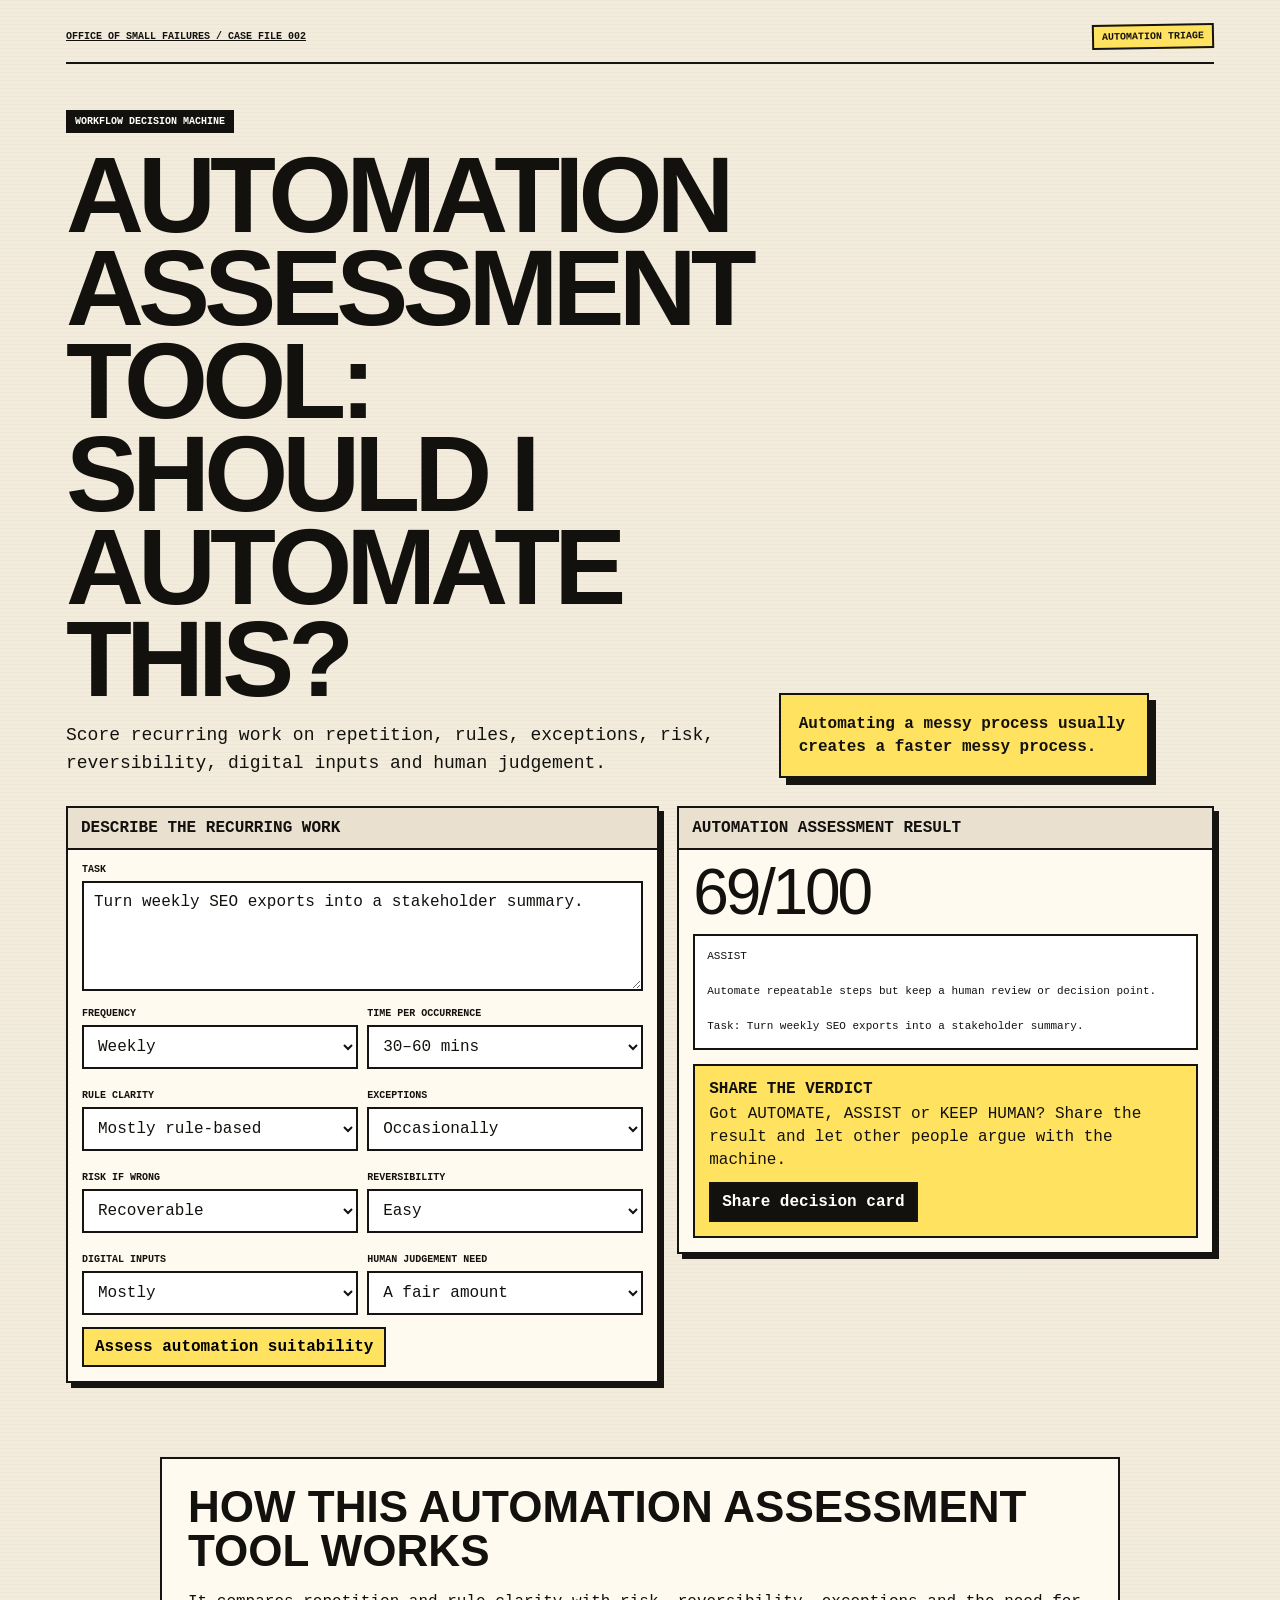
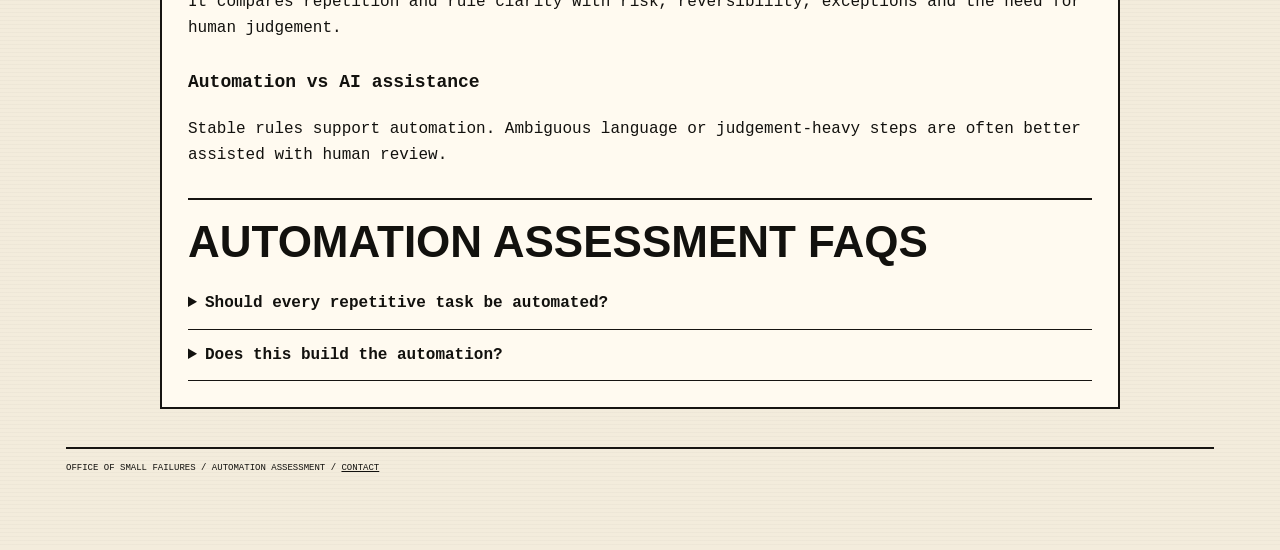
<file: should-i-automate-this/index.html>
<!doctype html><html lang="en"><head><meta charset="utf-8"><meta name="viewport" content="width=device-width,initial-scale=1">
<title>Automation Assessment Tool — Should I Automate This?</title><meta name="description" content="Free automation assessment tool to decide whether a task should be automated, AI-assisted or kept human."><meta name="robots" content="index,follow,max-image-preview:large,max-snippet:-1">
<link rel="canonical" href="https://officeofsmallfailures.com/should-i-automate-this/">
<link rel="icon" href="/favicon.svg" type="image/svg+xml">
<link rel="stylesheet" href="/osf.css">
<script async src="https://www.googletagmanager.com/gtag/js?id=G-NYF5KW1DQC"></script>
<script>
window.dataLayer=window.dataLayer||[];
function gtag(){dataLayer.push(arguments)}
gtag('js',new Date());
gtag('config','G-NYF5KW1DQC');
</script>
<meta property="og:title" content="Automation Assessment Tool — Should I Automate This?"><meta property="og:description" content="Free automation assessment tool to decide whether a task should be automated, AI-assisted or kept human."><meta property="og:url" content="https://officeofsmallfailures.com/should-i-automate-this/">
<script type="application/ld+json">{"@context": "https://schema.org", "@type": "SoftwareApplication", "name": "Should I Automate This?", "url": "https://officeofsmallfailures.com/should-i-automate-this/", "applicationCategory": "BusinessApplication", "operatingSystem": "Web browser", "isAccessibleForFree": true}</script>
<style>:root{--accent:#ffe260;--accent2:#83d5ff}.sharebox{border:2px solid var(--line);background:var(--accent);padding:14px;margin-top:14px}.sharebox b{display:block;text-transform:uppercase;margin-bottom:5px}.sharebox p{margin:0 0 10px;line-height:1.45}</style></head><body data-tool="should_i_automate_this"><div class="page"><header class="top"><a href="/">Office of Small Failures / Case File 002</a><span class="status">Automation triage</span></header>
<section class="hero"><div><span class="kicker">Workflow decision machine</span><h1>Automation Assessment Tool: Should I Automate This?</h1><p class="lede">Score recurring work on repetition, rules, exceptions, risk, reversibility, digital inputs and human judgement.</p></div><aside class="memo">Automating a messy process usually creates a faster messy process.</aside></section>
<div class="layout"><section class="panel"><div class="head"><h2>Describe the recurring work</h2></div><div class="body"><div class="field"><label>Task</label><textarea id="task">Turn weekly SEO exports into a stakeholder summary.</textarea></div><div class="grid2"><div class="field"><label>Frequency</label><select id="freq"><option value="1">Less than monthly</option><option value="3">Monthly</option><option value="6" selected>Weekly</option><option value="8">Several times a week</option><option value="10">Daily+</option></select></div><div class="field"><label>Time per occurrence</label><select id="time"><option value="1">Under 10 mins</option><option value="3">10–30 mins</option><option value="6" selected>30–60 mins</option><option value="8">1–2 hours</option><option value="10">2+ hours</option></select></div><div class="field"><label>Rule clarity</label><select id="rules"><option value="2">Mostly judgement</option><option value="5">Some rules</option><option value="8" selected>Mostly rule-based</option><option value="10">Highly deterministic</option></select></div><div class="field"><label>Exceptions</label><select id="exceptions"><option value="10">Almost never</option><option value="7" selected>Occasionally</option><option value="4">Often</option><option value="1">Constantly</option></select></div><div class="field"><label>Risk if wrong</label><select id="risk"><option value="10">Very little</option><option value="7" selected>Recoverable</option><option value="4">Meaningful impact</option><option value="1">High-stakes</option></select></div><div class="field"><label>Reversibility</label><select id="rev"><option value="10" selected>Easy</option><option value="7">Usually</option><option value="3">Hard</option><option value="0">No</option></select></div><div class="field"><label>Digital inputs</label><select id="data"><option value="2">Mostly not</option><option value="5">Partly</option><option value="8" selected>Mostly</option><option value="10">Clean and structured</option></select></div><div class="field"><label>Human judgement need</label><select id="judgement"><option value="10">Very little</option><option value="7">Some</option><option value="4" selected>A fair amount</option><option value="0">Judgement is the job</option></select></div></div><button class="btn primary" onclick="calc()">Assess automation suitability</button></div></section><aside class="panel"><div class="head"><h2>Automation assessment result</h2></div><div class="body"><div class="score" id="score">0/100</div><div class="result" id="verdict"></div><div class="sharebox"><b>Share the verdict</b><p>Got AUTOMATE, ASSIST or KEEP HUMAN? Share the result and let other people argue with the machine.</p><button class="btn dark" onclick="shareCurrent()">Share decision card</button></div></div></aside></div>
<section class="seo"><h2>How this automation assessment tool works</h2><p>It compares repetition and rule clarity with risk, reversibility, exceptions and the need for human judgement.</p><h3>Automation vs AI assistance</h3><p>Stable rules support automation. Ambiguous language or judgement-heavy steps are often better assisted with human review.</p><div class="faq"><h2>Automation assessment FAQs</h2><details><summary>Should every repetitive task be automated?</summary><p>No. Risk and judgement matter too.</p></details><details><summary>Does this build the automation?</summary><p>No. It is a triage tool.</p></details></div></section><footer class="footer">Office of Small Failures / Automation assessment / <a href="/contact/">Contact</a></footer></div>
<script>let __started=false;function osfTrack(name,params){if(typeof gtag==='function')gtag('event',name,Object.assign({tool_name:document.body.dataset.tool||'unknown'},params||{}))}function osfStart(){if(!__started){__started=true;osfTrack('tool_start')}}document.addEventListener('input',e=>{if(e.target.matches('input,select,textarea'))osfStart()},{passive:true});document.addEventListener('change',e=>{if(e.target.matches('input,select,textarea'))osfStart()},{passive:true});async function osfShare(title,text){const url=location.href;osfTrack('tool_share',{share_method:navigator.share?'native':'clipboard'});if(navigator.share){try{await navigator.share({title,text,url});return}catch(e){}}try{await navigator.clipboard.writeText(text+'\n'+url);alert('Result copied. Paste it into LinkedIn, Slack or Teams.')}catch(e){prompt('Copy this result:',text+'\n'+url)}}function osfCopy(text){osfTrack('tool_copy');navigator.clipboard?.writeText(text).then(()=>alert('Copied.')).catch(()=>prompt('Copy this:',text))}</script>
<script>function v(id){return Number(document.getElementById(id).value)||0}let last={score:0,label:'',why:''};function calc(){osfStart();const rep=(v('freq')+v('time'))/2,safety=(v('risk')+v('rev'))/2,s=Math.round(((rep+v('rules')+v('exceptions')+safety+v('data')+v('judgement'))/60)*100);let label='KEEP HUMAN',why='Human judgement, risk or exceptions are too important for full automation.';if(s>=72){label='AUTOMATE';why='The task is repetitive, rules-led and relatively safe to automate.'}else if(s>=48){label='ASSIST';why='Automate repeatable steps but keep a human review or decision point.'}last={score:s,label,why};score.textContent=s+'/100';verdict.textContent=`${label}\n\n${why}\n\nTask: ${task.value}`;osfTrack('tool_complete',{result_label:label,result_score:s})}function shareCurrent(){osfShare('Should I Automate This? result',`${last.label} — ${last.score}/100\n${last.why}\nTask: ${task.value}\n\nMade with Office of Small Failures.`)}calc()</script></body></html>
</file>
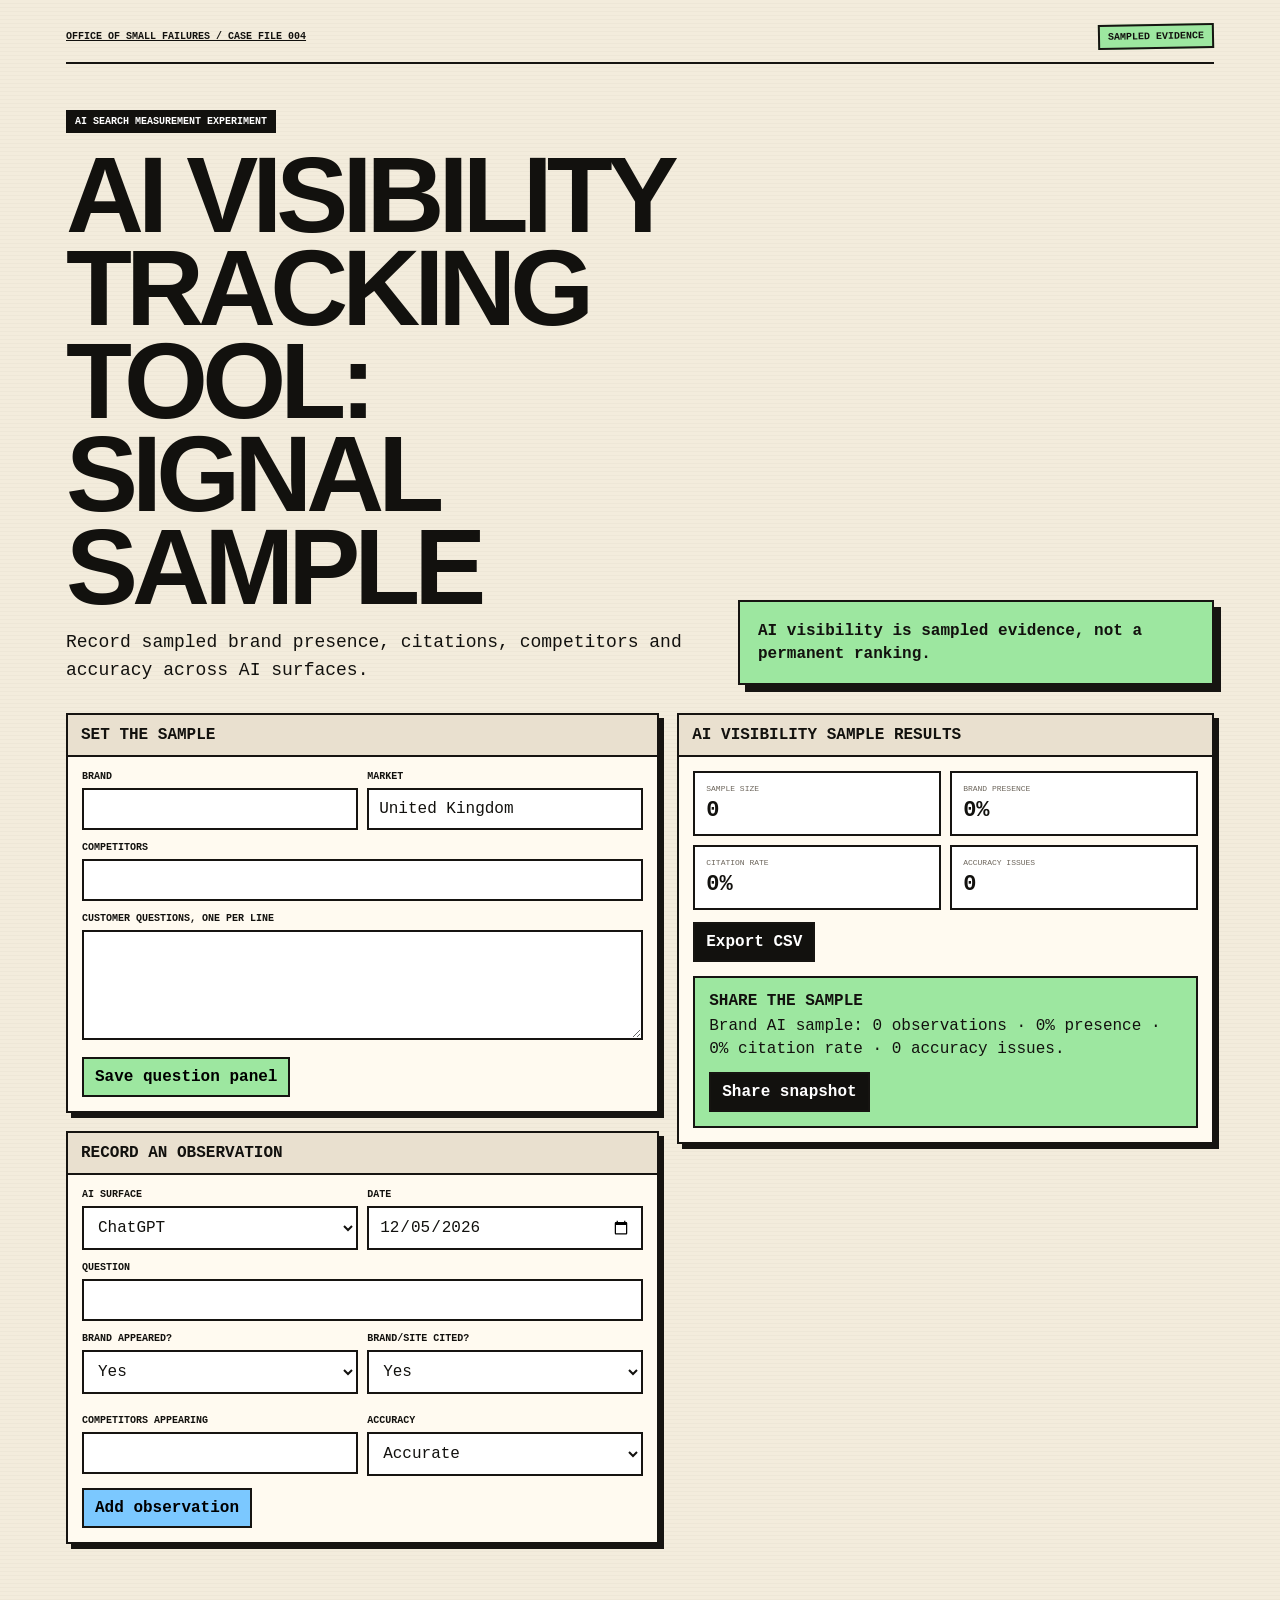
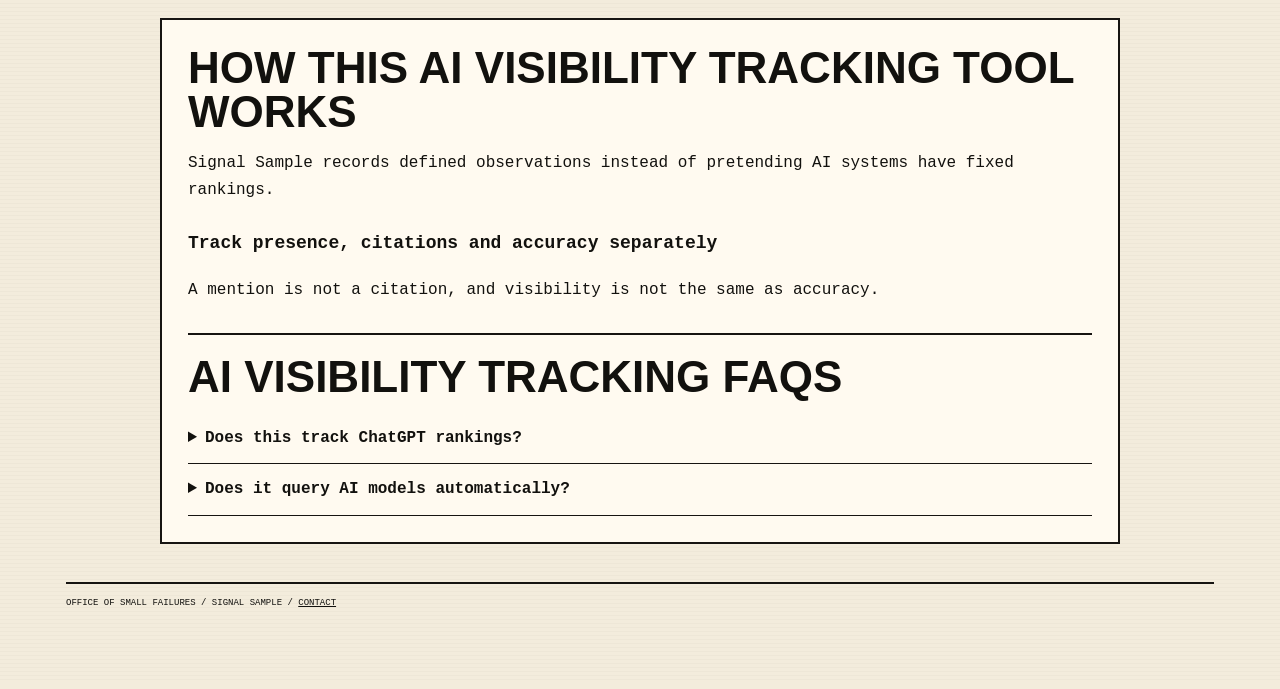
<file: signal-sample/index.html>
<!doctype html><html lang="en"><head><meta charset="utf-8"><meta name="viewport" content="width=device-width,initial-scale=1"><title>AI Visibility Tracking Tool for LLM & GEO Measurement | Signal Sample</title><meta name="description" content="Free AI visibility tracking tool for sampled ChatGPT, Gemini, Perplexity and AI search observations."><meta name="robots" content="index,follow,max-image-preview:large,max-snippet:-1"><link rel="canonical" href="https://officeofsmallfailures.com/signal-sample/"><link rel="icon" href="/favicon.svg" type="image/svg+xml"><link rel="stylesheet" href="/osf.css"><script async src="https://www.googletagmanager.com/gtag/js?id=G-NYF5KW1DQC"></script><script>window.dataLayer=window.dataLayer||[];function gtag(){dataLayer.push(arguments)}gtag('js',new Date());gtag('config','G-NYF5KW1DQC');</script><meta property="og:title" content="AI Visibility Tracking Tool for LLM & GEO Measurement | Signal Sample"><meta property="og:description" content="Record sampled brand presence, citations, competitors and accuracy across AI surfaces."><meta property="og:url" content="https://officeofsmallfailures.com/signal-sample/"><script type="application/ld+json">{"@context":"https://schema.org","@type":"SoftwareApplication","name":"Signal Sample","url":"https://officeofsmallfailures.com/signal-sample/","applicationCategory":"BusinessApplication","operatingSystem":"Web browser","isAccessibleForFree":true}</script><style>:root{--accent:#9de7a0;--accent2:#7bc8ff}.obs{border:2px solid var(--line);background:#fff;padding:10px;margin:8px 0}.sharebox{border:2px solid var(--line);background:var(--accent);padding:14px;margin-top:14px}.sharebox b{display:block;text-transform:uppercase;margin-bottom:5px}.sharebox p{margin:0 0 10px;line-height:1.45}</style></head><body data-tool="signal_sample"><div class="page"><header class="top"><a href="/">Office of Small Failures / Case File 004</a><span class="status">Sampled evidence</span></header><section class="hero"><div><span class="kicker">AI search measurement experiment</span><h1>AI Visibility Tracking Tool: Signal Sample</h1><p class="lede">Record sampled brand presence, citations, competitors and accuracy across AI surfaces.</p></div><aside class="memo">AI visibility is sampled evidence, not a permanent ranking.</aside></section><div class="layout"><div><section class="panel"><div class="head"><h2>Set the sample</h2></div><div class="body"><div class="grid2"><div class="field"><label>Brand</label><input id="brand"></div><div class="field"><label>Market</label><input id="market" value="United Kingdom"></div></div><div class="field"><label>Competitors</label><input id="competitors"></div><div class="field"><label>Customer questions, one per line</label><textarea id="questions"></textarea></div><button class="btn primary" onclick="saveSetup()">Save question panel</button></div></section><section class="panel"><div class="head"><h2>Record an observation</h2></div><div class="body"><div class="grid2"><div class="field"><label>AI surface</label><select id="surface"><option>ChatGPT</option><option>Gemini</option><option>Perplexity</option><option>Google AI Mode</option><option>Microsoft Copilot</option><option>Other</option></select></div><div class="field"><label>Date</label><input id="date" type="date"></div></div><div class="field"><label>Question</label><input id="question"></div><div class="grid2"><div class="field"><label>Brand appeared?</label><select id="appeared"><option value="yes">Yes</option><option value="no">No</option></select></div><div class="field"><label>Brand/site cited?</label><select id="cited"><option value="yes">Yes</option><option value="no">No</option></select></div><div class="field"><label>Competitors appearing</label><input id="compSeen"></div><div class="field"><label>Accuracy</label><select id="accuracy"><option>Accurate</option><option>Partly accurate</option><option>Inaccurate</option><option>Not checked</option></select></div></div><button class="btn secondary" onclick="addObs()">Add observation</button></div></section></div><aside class="panel"><div class="head"><h2>AI visibility sample results</h2></div><div class="body"><div class="grid2"><div class="metric"><span>Sample size</span><b id="size">0</b></div><div class="metric"><span>Brand presence</span><b id="presence">0%</b></div><div class="metric"><span>Citation rate</span><b id="citation">0%</b></div><div class="metric"><span>Accuracy issues</span><b id="issues">0</b></div></div><div id="log"></div><div class="actions"><button class="btn dark" onclick="exportCsv()">Export CSV</button></div><div class="sharebox"><b>Share the sample</b><p id="shareLine">Add observations to create a shareable snapshot.</p><button class="btn dark" onclick="shareCurrent()">Share snapshot</button></div></div></aside></div><section class="seo"><h2>How this AI visibility tracking tool works</h2><p>Signal Sample records defined observations instead of pretending AI systems have fixed rankings.</p><h3>Track presence, citations and accuracy separately</h3><p>A mention is not a citation, and visibility is not the same as accuracy.</p><div class="faq"><h2>AI visibility tracking FAQs</h2><details><summary>Does this track ChatGPT rankings?</summary><p>No. It records sampled observations.</p></details><details><summary>Does it query AI models automatically?</summary><p>No. The current version is manual.</p></details></div></section><footer class="footer">Office of Small Failures / Signal Sample / <a href="/contact/">Contact</a></footer></div><script>let __started=false;function osfTrack(name,params){if(typeof gtag==='function')gtag('event',name,Object.assign({tool_name:document.body.dataset.tool||'unknown'},params||{}))}function osfStart(){if(!__started){__started=true;osfTrack('tool_start')}}document.addEventListener('input',e=>{if(e.target.matches('input,select,textarea'))osfStart()},{passive:true});async function osfShare(title,text){const url=location.href;osfTrack('tool_share',{share_method:navigator.share?'native':'clipboard'});if(navigator.share){try{await navigator.share({title,text,url});return}catch(e){}}try{await navigator.clipboard.writeText(text+'\n'+url);alert('Result copied. Paste it into LinkedIn, Slack or Teams.')}catch(e){prompt('Copy this result:',text+'\n'+url)}}</script><script>const KEY='osf_signal_sample_v03';let obs=[];function pct(n,d){return d?Math.round(n/d*100)+'%':'0%'}function load(){try{obs=JSON.parse(localStorage.getItem(KEY)||'[]')}catch(e){obs=[]}date.value=new Date().toISOString().slice(0,10);render()}function saveSetup(){osfStart();localStorage.setItem(KEY+'_setup',JSON.stringify({brand:brand.value,market:market.value,competitors:competitors.value,questions:questions.value}));osfTrack('tool_action',{tool_action:'save_question_panel'});alert('Saved in this browser.')}function addObs(){osfStart();obs.push({surface:surface.value,date:date.value,question:question.value,appeared:appeared.value,cited:cited.value,competitors:compSeen.value,accuracy:accuracy.value});localStorage.setItem(KEY,JSON.stringify(obs));render();osfTrack('tool_complete',{sample_size:obs.length})}function render(){size.textContent=obs.length;const p=pct(obs.filter(x=>x.appeared==='yes').length,obs.length),c=pct(obs.filter(x=>x.cited==='yes').length,obs.length),i=obs.filter(x=>x.accuracy==='Inaccurate'||x.accuracy==='Partly accurate').length;presence.textContent=p;citation.textContent=c;issues.textContent=i;shareLine.textContent=`${brand.value||'Brand'} AI sample: ${obs.length} observations · ${p} presence · ${c} citation rate · ${i} accuracy issues.`;log.innerHTML=obs.slice().reverse().map(x=>`<div class="obs"><b>${x.surface}</b> · ${x.date}<br>${x.question||'No question recorded'}<br><span class="help">Brand: ${x.appeared} · Citation: ${x.cited} · Accuracy: ${x.accuracy}</span></div>`).join('')}function exportCsv(){osfTrack('tool_export');const rows=[['surface','date','question','brand_appeared','brand_cited','competitors','accuracy'],...obs.map(x=>[x.surface,x.date,x.question,x.appeared,x.cited,x.competitors,x.accuracy])],q=v=>'"'+String(v||'').replaceAll('"','""')+'"',b=new Blob([rows.map(r=>r.map(q).join(',')).join('\n')],{type:'text/csv'}),u=URL.createObjectURL(b),a=document.createElement('a');a.href=u;a.download='signal-sample.csv';a.click();URL.revokeObjectURL(u)}function shareCurrent(){osfShare('Signal Sample AI visibility snapshot',shareLine.textContent+'\n\nSampled evidence, not a permanent ranking.\nMade with Office of Small Failures.')}load()</script></body></html>
</file>
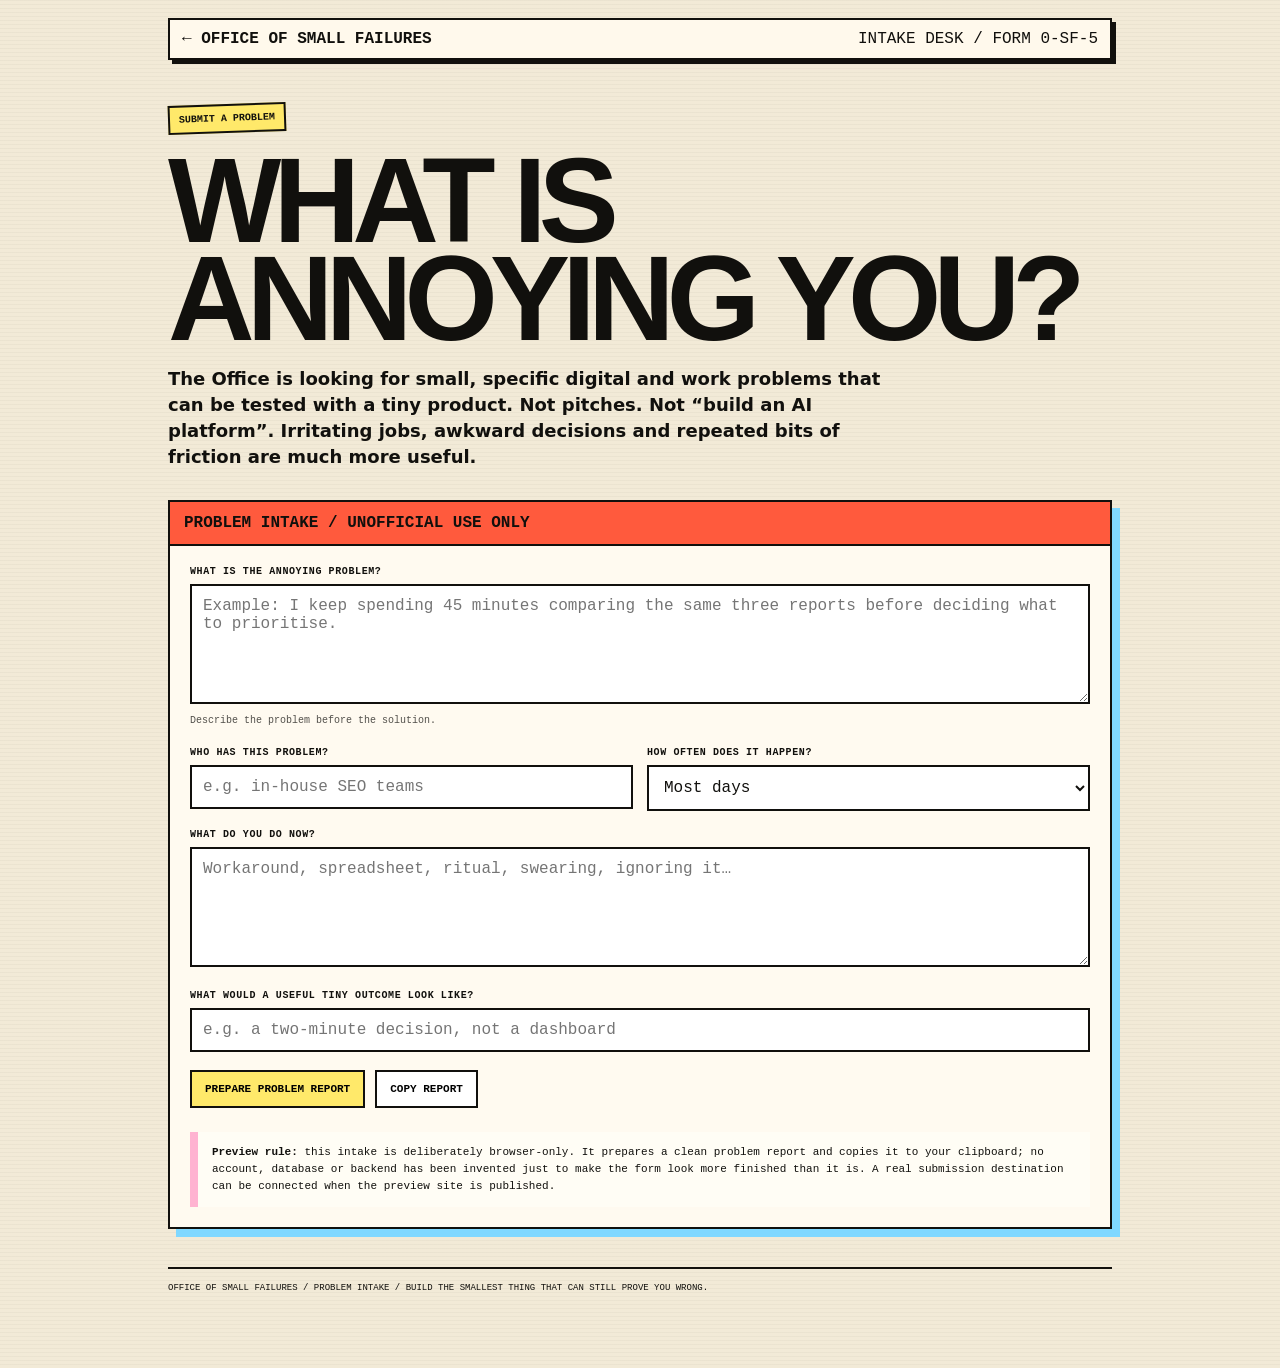
<file: submit-a-problem/index.html>
<!doctype html><html lang="en"><head><meta charset="utf-8"><meta name="viewport" content="width=device-width,initial-scale=1"><title>Submit a Problem — Office of Small Failures</title><meta name="description" content="Submit a specific annoying digital or work problem to the Office of Small Failures intake desk."><style>
:root{--ink:#11100d;--paper:#f2ead7;--red:#ff5a3d;--blue:#80d8ff;--yellow:#ffe96a;--green:#b8f28f;--pink:#ffb3d1}*{box-sizing:border-box}body{margin:0;background:repeating-linear-gradient(0deg,rgba(17,16,13,.03) 0,rgba(17,16,13,.03) 1px,transparent 1px,transparent 4px),var(--paper);color:var(--ink);font-family:ui-monospace,SFMono-Regular,Menlo,monospace}.wrap{max-width:980px;margin:auto;padding:18px 18px 70px}.top{border:2px solid var(--ink);padding:10px 12px;background:#fff9ec;box-shadow:4px 4px 0 var(--ink);display:flex;justify-content:space-between;gap:16px;flex-wrap:wrap}.top a{color:inherit;text-decoration:none;font-weight:900}.stamp{display:inline-block;margin-top:44px;background:var(--yellow);border:2px solid var(--ink);padding:7px 9px;font-size:10px;font-weight:900;text-transform:uppercase;transform:rotate(-2deg)}h1{font-family:Arial Black,Impact,sans-serif;text-transform:uppercase;font-size:clamp(58px,11vw,120px);line-height:.82;letter-spacing:-.065em;margin:18px 0}.deck{max-width:720px;font-family:system-ui,sans-serif;font-size:18px;line-height:1.45;font-weight:750}.form{margin-top:30px;border:2px solid var(--ink);background:#fffaf0;box-shadow:8px 8px 0 var(--blue)}.form-head{padding:12px 14px;background:var(--red);border-bottom:2px solid var(--ink);font-weight:900;text-transform:uppercase}.body{padding:20px}.field{margin-bottom:18px}label{display:block;font-size:10px;text-transform:uppercase;font-weight:900;letter-spacing:.06em;margin-bottom:7px}input,textarea,select{width:100%;border:2px solid var(--ink);background:white;color:var(--ink);font:inherit;padding:11px}textarea{min-height:120px;resize:vertical}.help{font-size:10px;line-height:1.45;opacity:.72;margin-top:5px}.row{display:grid;grid-template-columns:1fr 1fr;gap:14px}.actions{display:flex;gap:10px;flex-wrap:wrap}.btn{border:2px solid var(--ink);padding:11px 13px;background:var(--yellow);font:900 11px ui-monospace,SFMono-Regular,Menlo,monospace;text-transform:uppercase;cursor:pointer}.btn.secondary{background:white}.output{display:none;margin-top:18px;border:2px dashed var(--ink);background:var(--green);padding:14px;white-space:pre-wrap;font-size:11px;line-height:1.5}.notice{margin-top:24px;border-left:8px solid var(--pink);background:#fffdf5;padding:12px 14px;font-size:11px;line-height:1.55}.footer{margin-top:38px;border-top:2px solid var(--ink);padding-top:12px;font-size:9px;line-height:1.6;text-transform:uppercase}@media(max-width:680px){.row{grid-template-columns:1fr}h1{font-size:clamp(56px,18vw,86px)}}</style></head><body><div class="wrap"><header class="top"><a href="/">← OFFICE OF SMALL FAILURES</a><span>INTAKE DESK / FORM 0-SF-5</span></header><main><span class="stamp">Submit a problem</span><h1>What is<br>annoying you?</h1><p class="deck">The Office is looking for small, specific digital and work problems that can be tested with a tiny product. Not pitches. Not “build an AI platform”. Irritating jobs, awkward decisions and repeated bits of friction are much more useful.</p><section class="form"><div class="form-head">Problem intake / unofficial use only</div><div class="body"><div class="field"><label for="problem">What is the annoying problem?</label><textarea id="problem" placeholder="Example: I keep spending 45 minutes comparing the same three reports before deciding what to prioritise."></textarea><div class="help">Describe the problem before the solution.</div></div><div class="row"><div class="field"><label for="who">Who has this problem?</label><input id="who" placeholder="e.g. in-house SEO teams"></div><div class="field"><label for="frequency">How often does it happen?</label><select id="frequency"><option>Most days</option><option>Most weeks</option><option>Most months</option><option>Occasionally, but painfully</option><option>Once, and that was enough</option></select></div></div><div class="field"><label for="current">What do you do now?</label><textarea id="current" placeholder="Workaround, spreadsheet, ritual, swearing, ignoring it…"></textarea></div><div class="field"><label for="small">What would a useful tiny outcome look like?</label><input id="small" placeholder="e.g. a two-minute decision, not a dashboard"></div><div class="actions"><button class="btn" id="prepare" type="button">Prepare problem report</button><button class="btn secondary" id="copy" type="button">Copy report</button></div><div class="output" id="output"></div><div class="notice"><strong>Preview rule:</strong> this intake is deliberately browser-only. It prepares a clean problem report and copies it to your clipboard; no account, database or backend has been invented just to make the form look more finished than it is. A real submission destination can be connected when the preview site is published.</div></div></section></main><footer class="footer">Office of Small Failures / Problem intake / Build the smallest thing that can still prove you wrong.</footer></div><script>
const $=id=>document.getElementById(id);function report(){return `OFFICE OF SMALL FAILURES — PROBLEM INTAKE\n\nProblem: ${$('problem').value.trim()||'—'}\nWho has it: ${$('who').value.trim()||'—'}\nFrequency: ${$('frequency').value}\nCurrent workaround: ${$('current').value.trim()||'—'}\nUseful tiny outcome: ${$('small').value.trim()||'—'}`}
$('prepare').onclick=()=>{const o=$('output');o.textContent=report();o.style.display='block'};$('copy').onclick=async()=>{const text=report();try{await navigator.clipboard.writeText(text);$('copy').textContent='COPIED ✓'}catch(e){$('output').textContent=text;$('output').style.display='block';$('copy').textContent='SELECT + COPY BELOW'}};
</script></body></html>
</file>
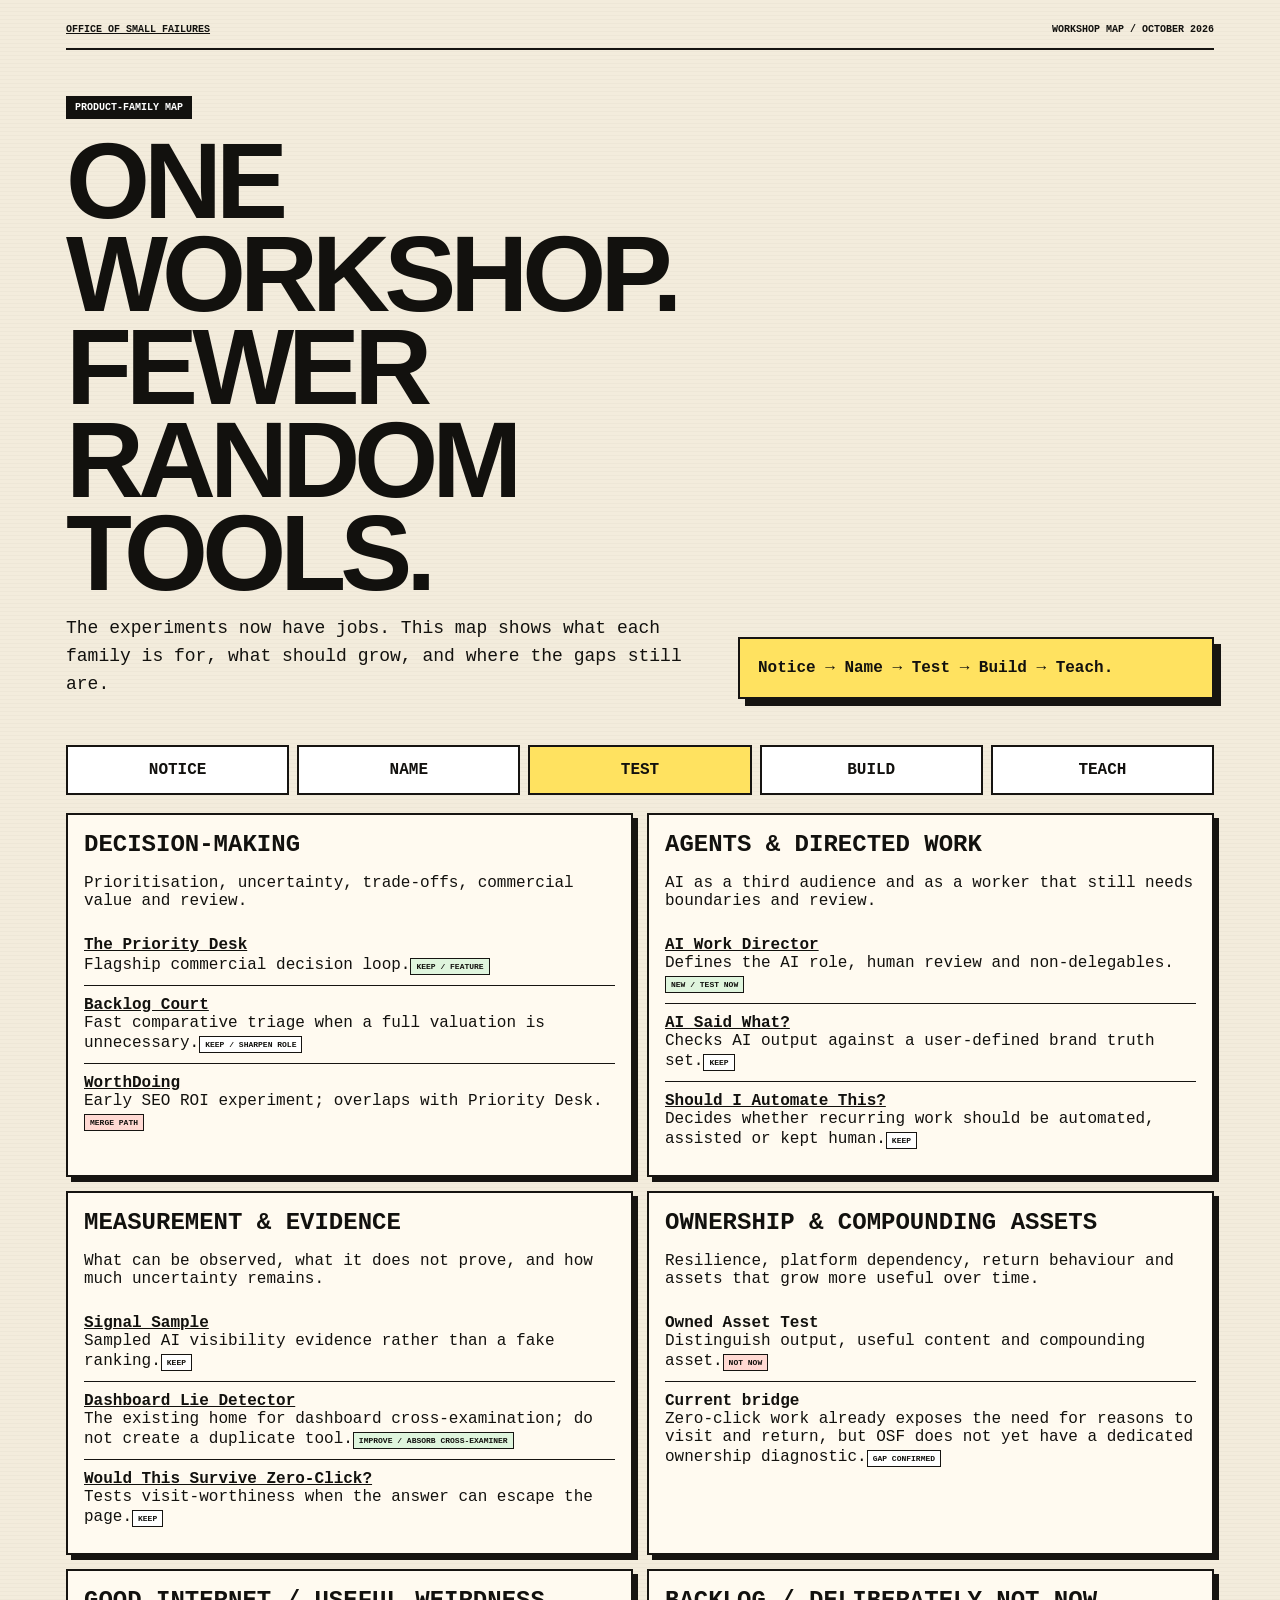
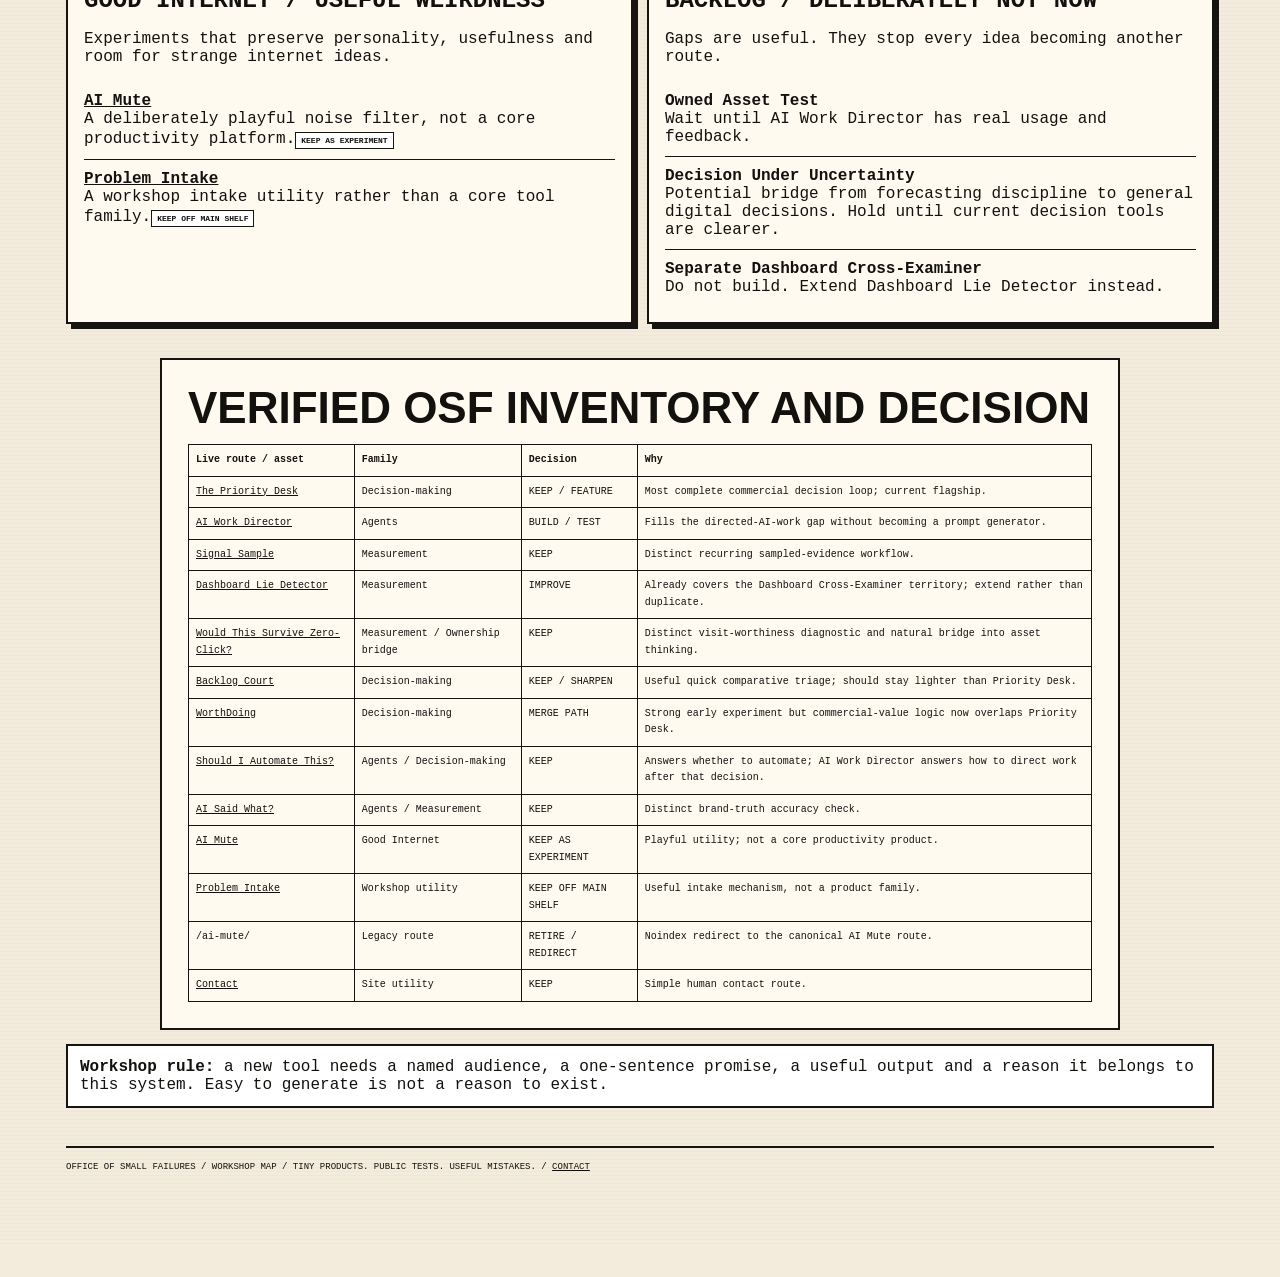
<file: workshop-map/index.html>
<!doctype html>
<html lang="en">
<head>
<meta charset="utf-8"><meta name="viewport" content="width=device-width,initial-scale=1">
<title>Workshop Map — Office of Small Failures</title>
<meta name="description" content="How Office of Small Failures tools fit together: measurement, ownership, agents, decision-making and good-internet experiments.">
<meta name="robots" content="index,follow"><link rel="canonical" href="https://officeofsmallfailures.com/workshop-map/"><link rel="icon" href="/favicon.svg"><link rel="stylesheet" href="/osf.css">
<style>
:root{--accent:#ffe260;--accent2:#83d5ff}.loop{display:grid;grid-template-columns:repeat(5,1fr);gap:8px;margin:18px 0}.loop div{border:2px solid var(--line);background:#fff;padding:14px;text-align:center;font-weight:900}.loop div:nth-child(3){background:var(--accent)}.families{display:grid;grid-template-columns:repeat(2,1fr);gap:14px}.family{border:2px solid var(--line);background:var(--panel);box-shadow:5px 5px 0 var(--line);padding:16px}.family h2{margin:0 0 8px;text-transform:uppercase;font-size:24px}.tool{border-top:1px solid var(--line);padding:10px 0}.tool:first-of-type{border-top:0}.tool b{display:block}.statusline{display:inline-block;border:1px solid var(--line);padding:3px 5px;font-size:8px;text-transform:uppercase;font-weight:900;margin-top:4px;background:#fff}.gap{background:#ffd9d3}.bridge{background:#dff5dd}.note{background:#fff;border:2px solid var(--line);padding:12px;margin-top:14px}
@media(max-width:760px){.loop,.families{grid-template-columns:1fr}}
</style></head>
<body><div class="page">
<header class="top"><a href="/">Office of Small Failures</a><span>Workshop map / October 2026</span></header>
<section class="hero"><div><span class="kicker">Product-family map</span><h1>One workshop. Fewer random tools.</h1><p class="lede">The experiments now have jobs. This map shows what each family is for, what should grow, and where the gaps still are.</p></div><aside class="memo">Notice → Name → Test → Build → Teach.</aside></section>
<div class="loop"><div>NOTICE</div><div>NAME</div><div>TEST</div><div>BUILD</div><div>TEACH</div></div>

<section class="families">
<div class="family"><h2>Decision-making</h2><p>Prioritisation, uncertainty, trade-offs, commercial value and review.</p>
<div class="tool"><b><a href="/priority-desk/">The Priority Desk</a></b>Flagship commercial decision loop.<span class="statusline bridge">Keep / feature</span></div>
<div class="tool"><b><a href="/backlog-court/">Backlog Court</a></b>Fast comparative triage when a full valuation is unnecessary.<span class="statusline">Keep / sharpen role</span></div>
<div class="tool"><b><a href="/worthdoing/">WorthDoing</a></b>Early SEO ROI experiment; overlaps with Priority Desk.<span class="statusline gap">Merge path</span></div>
</div>

<div class="family"><h2>Agents & directed work</h2><p>AI as a third audience and as a worker that still needs boundaries and review.</p>
<div class="tool"><b><a href="/ai-work-director/">AI Work Director</a></b>Defines the AI role, human review and non-delegables.<span class="statusline bridge">New / test now</span></div>
<div class="tool"><b><a href="/ai-said-what/">AI Said What?</a></b>Checks AI output against a user-defined brand truth set.<span class="statusline">Keep</span></div>
<div class="tool"><b><a href="/should-i-automate-this/">Should I Automate This?</a></b>Decides whether recurring work should be automated, assisted or kept human.<span class="statusline">Keep</span></div>
</div>

<div class="family"><h2>Measurement & evidence</h2><p>What can be observed, what it does not prove, and how much uncertainty remains.</p>
<div class="tool"><b><a href="/signal-sample/">Signal Sample</a></b>Sampled AI visibility evidence rather than a fake ranking.<span class="statusline">Keep</span></div>
<div class="tool"><b><a href="/dashboard-lie-detector/">Dashboard Lie Detector</a></b>The existing home for dashboard cross-examination; do not create a duplicate tool.<span class="statusline bridge">Improve / absorb cross-examiner</span></div>
<div class="tool"><b><a href="/would-this-survive-zero-click/">Would This Survive Zero-Click?</a></b>Tests visit-worthiness when the answer can escape the page.<span class="statusline">Keep</span></div>
</div>

<div class="family"><h2>Ownership & compounding assets</h2><p>Resilience, platform dependency, return behaviour and assets that grow more useful over time.</p>
<div class="tool"><b>Owned Asset Test</b>Distinguish output, useful content and compounding asset.<span class="statusline gap">Not now</span></div>
<div class="tool"><b>Current bridge</b>Zero-click work already exposes the need for reasons to visit and return, but OSF does not yet have a dedicated ownership diagnostic.<span class="statusline">Gap confirmed</span></div>
</div>

<div class="family"><h2>Good Internet / useful weirdness</h2><p>Experiments that preserve personality, usefulness and room for strange internet ideas.</p>
<div class="tool"><b><a href="/make-the-internet-shut-up-about-ai/">AI Mute</a></b>A deliberately playful noise filter, not a core productivity platform.<span class="statusline">Keep as experiment</span></div>
<div class="tool"><b><a href="/submit-a-problem/">Problem Intake</a></b>A workshop intake utility rather than a core tool family.<span class="statusline">Keep off main shelf</span></div>
</div>

<div class="family"><h2>Backlog / deliberately not now</h2><p>Gaps are useful. They stop every idea becoming another route.</p>
<div class="tool"><b>Owned Asset Test</b>Wait until AI Work Director has real usage and feedback.</div>
<div class="tool"><b>Decision Under Uncertainty</b>Potential bridge from forecasting discipline to general digital decisions. Hold until current decision tools are clearer.</div>
<div class="tool"><b>Separate Dashboard Cross-Examiner</b>Do not build. Extend Dashboard Lie Detector instead.</div>
</div>
</section>

<section class="seo" style="margin-top:34px">
<h2>Verified OSF inventory and decision</h2>
<table class="table">
<thead><tr><th>Live route / asset</th><th>Family</th><th>Decision</th><th>Why</th></tr></thead>
<tbody>
<tr><td><a href="/priority-desk/">The Priority Desk</a></td><td>Decision-making</td><td>KEEP / FEATURE</td><td>Most complete commercial decision loop; current flagship.</td></tr>
<tr><td><a href="/ai-work-director/">AI Work Director</a></td><td>Agents</td><td>BUILD / TEST</td><td>Fills the directed-AI-work gap without becoming a prompt generator.</td></tr>
<tr><td><a href="/signal-sample/">Signal Sample</a></td><td>Measurement</td><td>KEEP</td><td>Distinct recurring sampled-evidence workflow.</td></tr>
<tr><td><a href="/dashboard-lie-detector/">Dashboard Lie Detector</a></td><td>Measurement</td><td>IMPROVE</td><td>Already covers the Dashboard Cross-Examiner territory; extend rather than duplicate.</td></tr>
<tr><td><a href="/would-this-survive-zero-click/">Would This Survive Zero-Click?</a></td><td>Measurement / Ownership bridge</td><td>KEEP</td><td>Distinct visit-worthiness diagnostic and natural bridge into asset thinking.</td></tr>
<tr><td><a href="/backlog-court/">Backlog Court</a></td><td>Decision-making</td><td>KEEP / SHARPEN</td><td>Useful quick comparative triage; should stay lighter than Priority Desk.</td></tr>
<tr><td><a href="/worthdoing/">WorthDoing</a></td><td>Decision-making</td><td>MERGE PATH</td><td>Strong early experiment but commercial-value logic now overlaps Priority Desk.</td></tr>
<tr><td><a href="/should-i-automate-this/">Should I Automate This?</a></td><td>Agents / Decision-making</td><td>KEEP</td><td>Answers whether to automate; AI Work Director answers how to direct work after that decision.</td></tr>
<tr><td><a href="/ai-said-what/">AI Said What?</a></td><td>Agents / Measurement</td><td>KEEP</td><td>Distinct brand-truth accuracy check.</td></tr>
<tr><td><a href="/make-the-internet-shut-up-about-ai/">AI Mute</a></td><td>Good Internet</td><td>KEEP AS EXPERIMENT</td><td>Playful utility; not a core productivity product.</td></tr>
<tr><td><a href="/submit-a-problem/">Problem Intake</a></td><td>Workshop utility</td><td>KEEP OFF MAIN SHELF</td><td>Useful intake mechanism, not a product family.</td></tr>
<tr><td>/ai-mute/</td><td>Legacy route</td><td>RETIRE / REDIRECT</td><td>Noindex redirect to the canonical AI Mute route.</td></tr>
<tr><td><a href="/contact/">Contact</a></td><td>Site utility</td><td>KEEP</td><td>Simple human contact route.</td></tr>
</tbody></table>
</section>

<div class="note"><b>Workshop rule:</b> a new tool needs a named audience, a one-sentence promise, a useful output and a reason it belongs to this system. Easy to generate is not a reason to exist.</div>
<footer class="footer">Office of Small Failures / Workshop map / Tiny products. Public tests. Useful mistakes. / <a href="/contact/">Contact</a></footer>
</div></body></html>
</file>
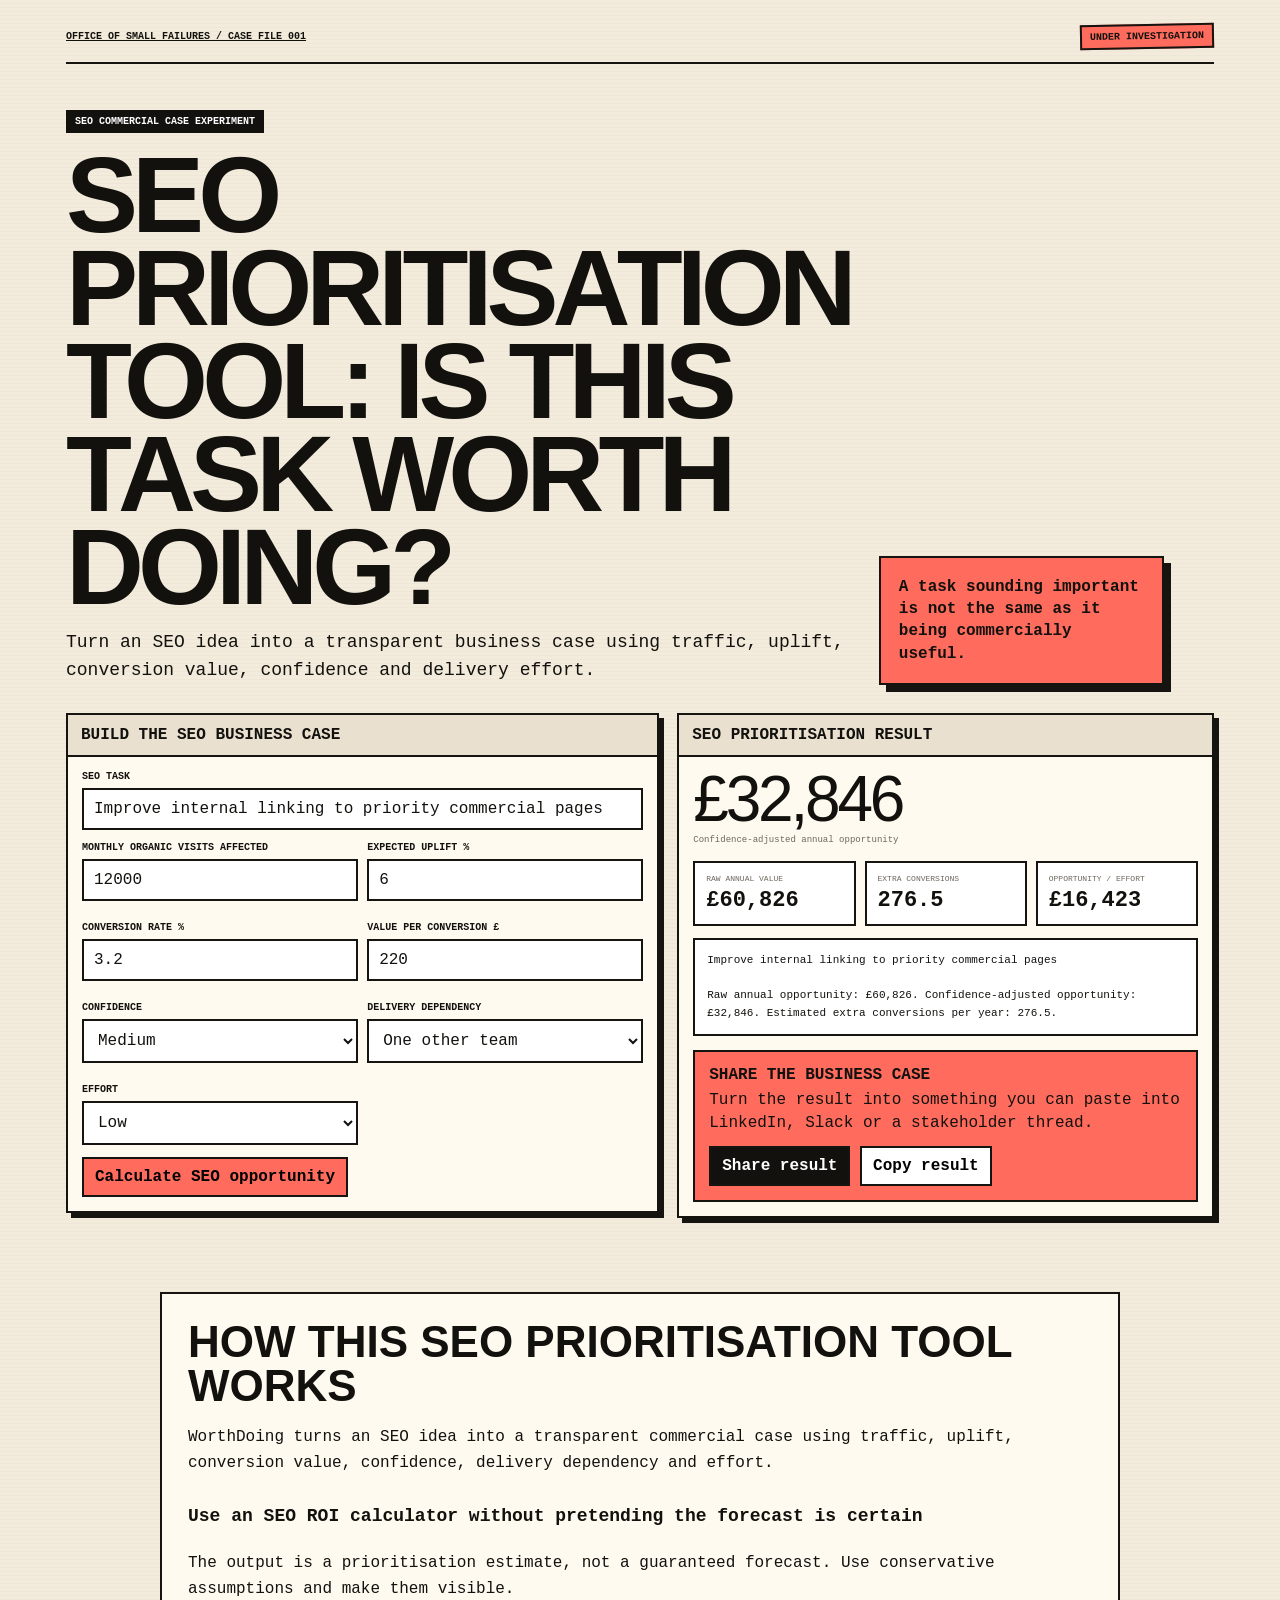
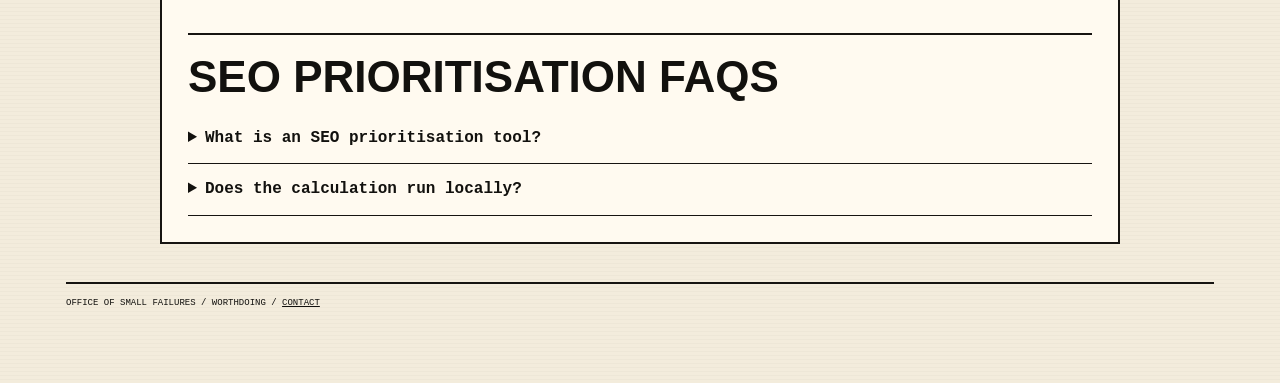
<file: worthdoing/index.html>
<!doctype html><html lang="en"><head><meta charset="utf-8"><meta name="viewport" content="width=device-width,initial-scale=1">
<title>SEO Prioritisation Tool & ROI Calculator | WorthDoing</title><meta name="description" content="Free SEO prioritisation tool and SEO ROI calculator. Estimate commercial value, confidence and effort before prioritising an SEO task."><meta name="robots" content="index,follow,max-image-preview:large,max-snippet:-1">
<link rel="canonical" href="https://officeofsmallfailures.com/worthdoing/">
<link rel="icon" href="/favicon.svg" type="image/svg+xml">
<link rel="stylesheet" href="/osf.css">
<script async src="https://www.googletagmanager.com/gtag/js?id=G-NYF5KW1DQC"></script>
<script>
window.dataLayer=window.dataLayer||[];
function gtag(){dataLayer.push(arguments)}
gtag('js',new Date());
gtag('config','G-NYF5KW1DQC');
</script>

<meta property="og:title" content="SEO Prioritisation Tool & ROI Calculator | WorthDoing"><meta property="og:description" content="Free SEO prioritisation tool and SEO ROI calculator. Estimate commercial value, confidence and effort before prioritising an SEO task."><meta property="og:url" content="https://officeofsmallfailures.com/worthdoing/">
<script type="application/ld+json">{"@context": "https://schema.org", "@graph": [{"@type": "SoftwareApplication", "name": "WorthDoing SEO Prioritisation Tool", "url": "https://officeofsmallfailures.com/worthdoing/", "applicationCategory": "BusinessApplication", "operatingSystem": "Web browser", "description": "Free SEO prioritisation tool and SEO ROI calculator.", "isAccessibleForFree": true, "offers": {"@type": "Offer", "price": "0", "priceCurrency": "GBP"}}, {"@type": "FAQPage", "mainEntity": [{"@type": "Question", "name": "What is an SEO prioritisation tool?", "acceptedAnswer": {"@type": "Answer", "text": "A tool for comparing SEO tasks using impact, evidence, effort and business value."}}, {"@type": "Question", "name": "Is WorthDoing an SEO ROI calculator?", "acceptedAnswer": {"@type": "Answer", "text": "Yes. It estimates potential annual value and adjusts the result for confidence and delivery dependency."}}]}]}</script>
<style>:root{--accent:#ff6b5c;--accent2:#dfff63}
.sharebox{border:2px solid var(--line);background:var(--accent);padding:14px;margin-top:14px}
.sharebox b{display:block;text-transform:uppercase;margin-bottom:5px}
.sharebox p{margin:0 0 10px;line-height:1.45}
</style></head><body data-tool="worthdoing"><div class="page"><header class="top"><a href="/">Office of Small Failures / Case File 001</a><span class="status">Under investigation</span></header>
<section class="hero"><div><span class="kicker">SEO commercial case experiment</span><h1>SEO Prioritisation Tool: Is This Task Worth Doing?</h1><p class="lede">Turn an SEO idea into a transparent business case using traffic, uplift, conversion value, confidence and delivery effort.</p></div><aside class="memo">A task sounding important is not the same as it being commercially useful.</aside></section>
<div class="layout"><section class="panel"><div class="head"><h2>Build the SEO business case</h2></div><div class="body">
<div class="field"><label>SEO task</label><input id="task" value="Improve internal linking to priority commercial pages"></div>
<div class="grid2"><div class="field"><label>Monthly organic visits affected</label><input id="traffic" type="number" value="12000"></div><div class="field"><label>Expected uplift %</label><input id="uplift" type="number" step="0.1" value="6"></div><div class="field"><label>Conversion rate %</label><input id="cr" type="number" step="0.1" value="3.2"></div><div class="field"><label>Value per conversion £</label><input id="value" type="number" value="220"></div><div class="field"><label>Confidence</label><select id="confidence"><option value=".35">Low</option><option value=".6" selected>Medium</option><option value=".8">High</option></select></div><div class="field"><label>Delivery dependency</label><select id="dep"><option value="1">Direct</option><option value=".9" selected>One other team</option><option value=".75">Several teams</option><option value=".6">Major dependency</option></select></div><div class="field"><label>Effort</label><select id="effort"><option value="1">Very low</option><option value="2" selected>Low</option><option value="4">Medium</option><option value="7">High</option></select></div></div>
<button class="btn primary" onclick="calc()">Calculate SEO opportunity</button></div></section>
<aside class="panel"><div class="head"><h2>SEO prioritisation result</h2></div><div class="body"><div class="score" id="money">£0</div><div class="help">Confidence-adjusted annual opportunity</div><div class="grid3" style="margin-top:14px"><div class="metric"><span>Raw annual value</span><b id="raw">£0</b></div><div class="metric"><span>Extra conversions</span><b id="conv">0</b></div><div class="metric"><span>Opportunity / effort</span><b id="oe">0</b></div></div><div class="result" id="summary"></div><div class="sharebox"><b>Share the business case</b><p>Turn the result into something you can paste into LinkedIn, Slack or a stakeholder thread.</p><button class="btn dark" onclick="shareCurrent()">Share result</button> <button class="btn" onclick="osfCopy(summary.textContent)">Copy result</button></div></div></aside></div>
<section class="seo"><h2>How this SEO prioritisation tool works</h2><p>WorthDoing turns an SEO idea into a transparent commercial case using traffic, uplift, conversion value, confidence, delivery dependency and effort.</p><h3>Use an SEO ROI calculator without pretending the forecast is certain</h3><p>The output is a prioritisation estimate, not a guaranteed forecast. Use conservative assumptions and make them visible.</p><div class="faq"><h2>SEO prioritisation FAQs</h2><details><summary>What is an SEO prioritisation tool?</summary><p>It helps compare SEO tasks using consistent business and delivery criteria.</p></details><details><summary>Does the calculation run locally?</summary><p>Yes. No account or backend is required.</p></details></div></section>
<footer class="footer">Office of Small Failures / WorthDoing / <a href="/contact/">Contact</a></footer></div>
<script>
let __started=false;
function osfTrack(name, params){
  if(typeof gtag==='function') gtag('event',name,Object.assign({tool_name:document.body.dataset.tool||'unknown'},params||{}));
}
function osfStart(){if(!__started){__started=true;osfTrack('tool_start')}}
document.addEventListener('input',e=>{if(e.target.matches('input,select,textarea'))osfStart()},{passive:true});
document.addEventListener('change',e=>{if(e.target.matches('input,select,textarea'))osfStart()},{passive:true});
async function osfShare(title,text){
  const url=location.href;
  osfTrack('tool_share',{share_method:navigator.share?'native':'clipboard'});
  if(navigator.share){
    try{await navigator.share({title,text,url});return}catch(e){}
  }
  try{await navigator.clipboard.writeText(text+'\n'+url);alert('Result copied. Paste it into LinkedIn, Slack or Teams.')}
  catch(e){prompt('Copy this result:',text+'\n'+url)}
}
function osfCopy(text){
  osfTrack('tool_copy');
  navigator.clipboard?.writeText(text).then(()=>alert('Copied.')).catch(()=>prompt('Copy this:',text));
}
</script>
<script>function n(id){return Number(document.getElementById(id).value)||0}function gbp(x){return new Intl.NumberFormat('en-GB',{style:'currency',currency:'GBP',maximumFractionDigits:0}).format(x)}
function calc(){osfStart();const task=document.getElementById('task').value||'This SEO task',traffic=n('traffic'),uplift=n('uplift')/100,cr=n('cr')/100,value=n('value'),conf=n('confidence'),dep=n('dep'),effort=n('effort');const visits=traffic*uplift,conversions=visits*cr*12,raw=conversions*value,adjusted=raw*conf*dep,oe=effort?adjusted/effort:0;money.textContent=gbp(adjusted);document.getElementById('raw').textContent=gbp(raw);conv.textContent=conversions.toFixed(1);document.getElementById('oe').textContent=gbp(oe);summary.textContent=`${task}\n\nRaw annual opportunity: ${gbp(raw)}. Confidence-adjusted opportunity: ${gbp(adjusted)}. Estimated extra conversions per year: ${conversions.toFixed(1)}.`;osfTrack('tool_complete',{result_value:Math.round(adjusted)})}
function shareCurrent(){osfShare('WorthDoing SEO prioritisation result',`WorthDoing result:\n${summary.textContent}\n\nMade with Office of Small Failures.`)}calc()</script></body></html>
</file>
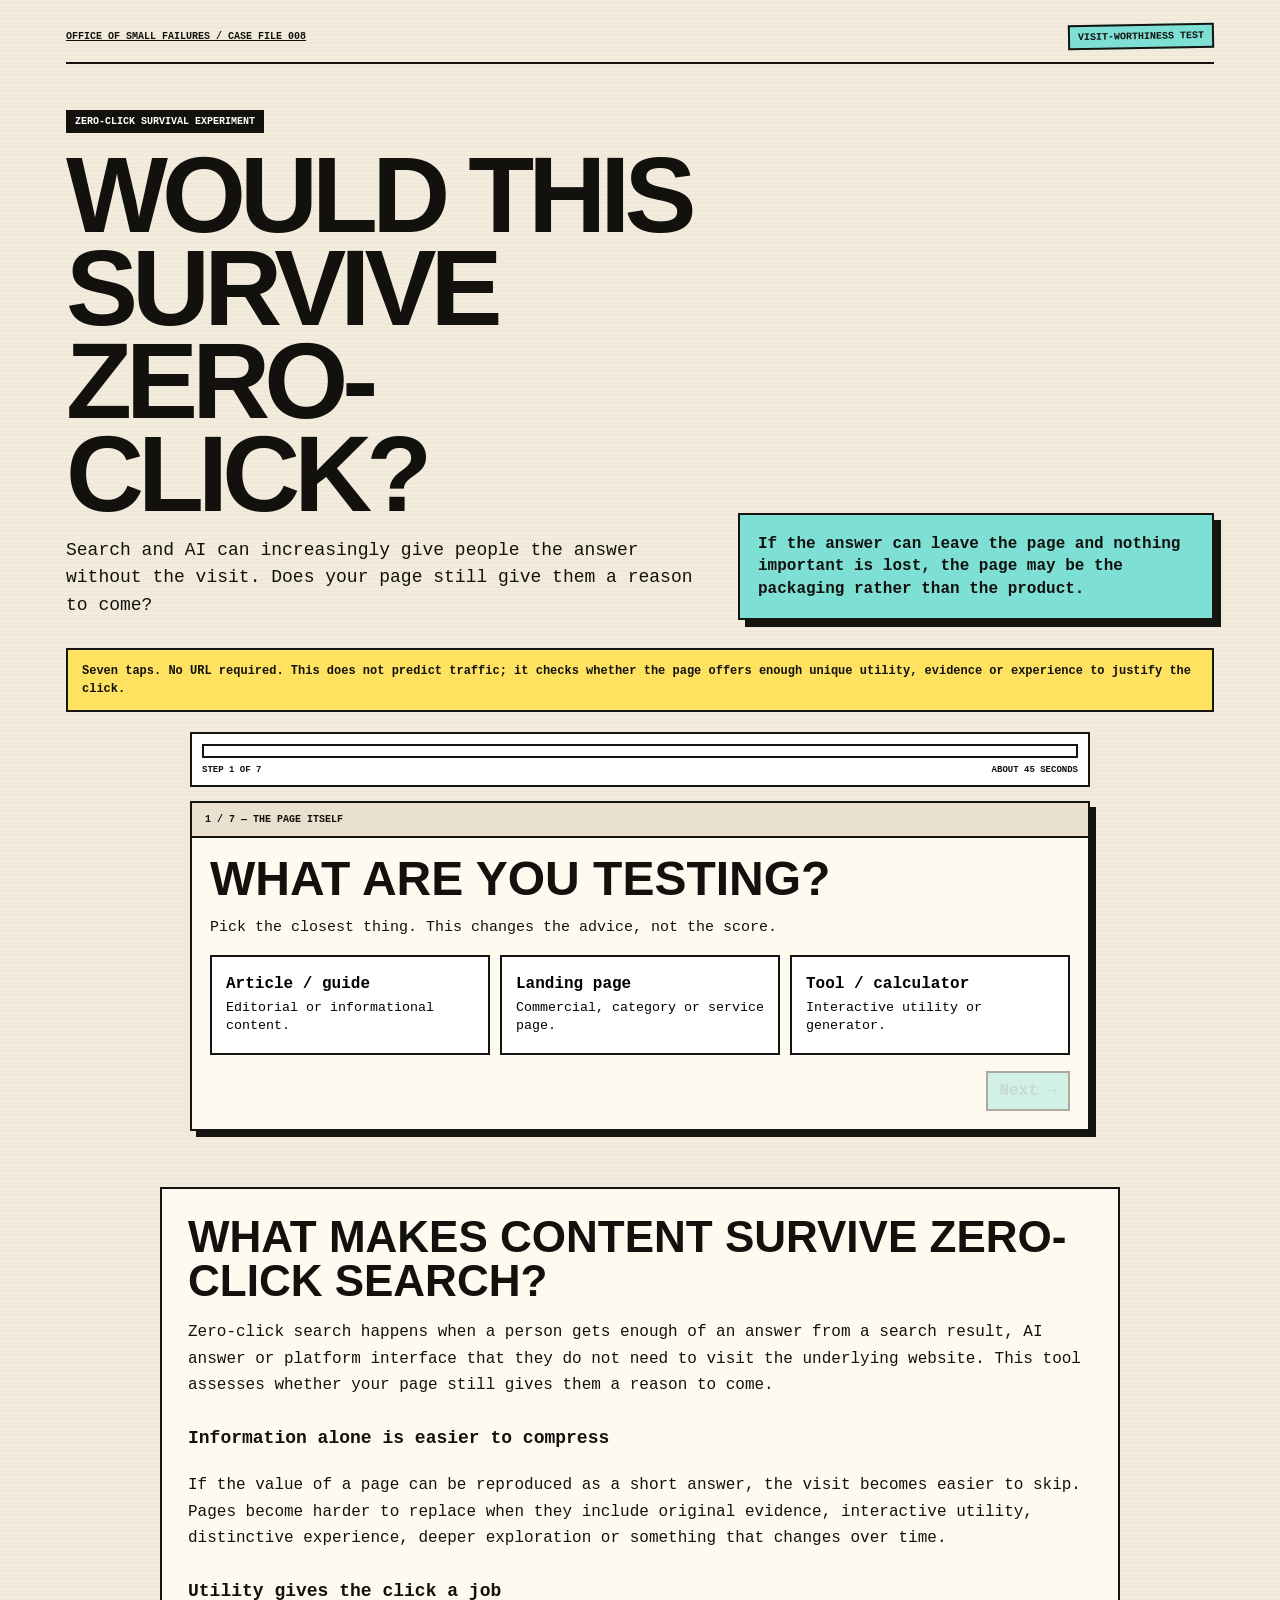
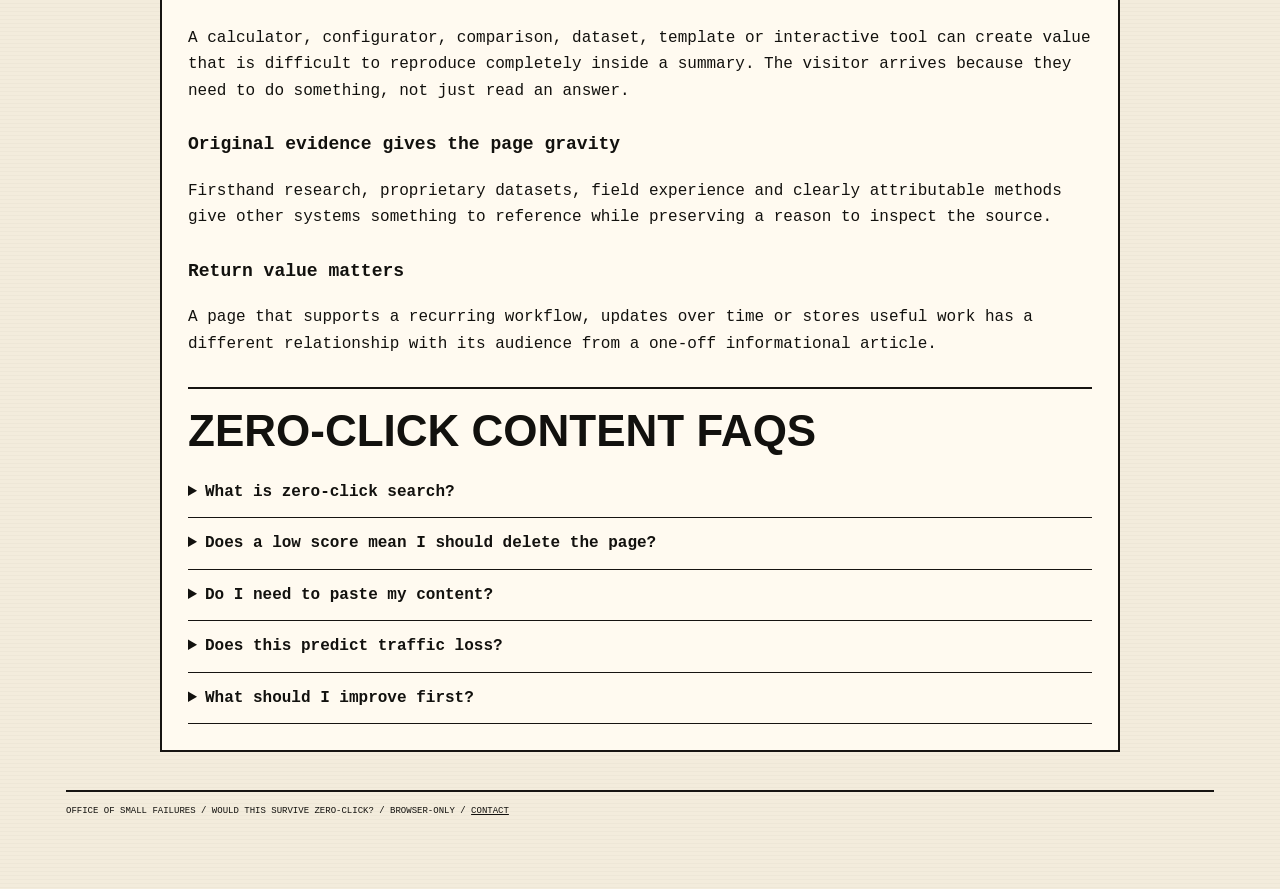
<file: would-this-survive-zero-click/index.html>
<!doctype html><html lang="en"><head><meta charset="utf-8"><meta name="viewport" content="width=device-width,initial-scale=1"><title>Zero-Click Content Assessment | Would This Survive Zero-Click?</title><meta name="description" content="Free zero-click content assessment. Tap through a quick test to see whether a page, article or tool gives people a reason to visit when search and AI can answer without a click."><meta name="robots" content="index,follow,max-image-preview:large,max-snippet:-1"><link rel="canonical" href="https://officeofsmallfailures.com/would-this-survive-zero-click/"><link rel="icon" href="/favicon.svg" type="image/svg+xml"><link rel="stylesheet" href="/osf.css"><meta property="og:title" content="Would This Survive Zero-Click?"><meta property="og:description" content="A fast zero-click survivability test for content, landing pages and digital assets."><meta property="og:url" content="https://officeofsmallfailures.com/would-this-survive-zero-click/"><script async src="https://www.googletagmanager.com/gtag/js?id=G-NYF5KW1DQC"></script><script>window.dataLayer=window.dataLayer||[];function gtag(){dataLayer.push(arguments)}gtag('js',new Date());gtag('config','G-NYF5KW1DQC');</script><script type="application/ld+json">{"@context":"https://schema.org","@graph":[{"@type":"SoftwareApplication","name":"Would This Survive Zero-Click?","url":"https://officeofsmallfailures.com/would-this-survive-zero-click/","applicationCategory":"BusinessApplication","operatingSystem":"Web browser","description":"A free zero-click content assessment for checking whether a page gives people a reason to visit when search engines or AI systems can answer without a click.","isAccessibleForFree":true,"offers":{"@type":"Offer","price":"0","priceCurrency":"GBP"}},{"@type":"FAQPage","mainEntity":[{"@type":"Question","name":"What is zero-click search?","acceptedAnswer":{"@type":"Answer","text":"Zero-click search is when a person gets enough of an answer from a search result, AI answer or platform interface that they do not need to visit the underlying website."}},{"@type":"Question","name":"What does this tool assess?","acceptedAnswer":{"@type":"Answer","text":"It checks whether a page offers something difficult to compress into an answer: utility, original evidence, experience, depth, interaction, identity or a reason to return."}},{"@type":"Question","name":"Does a low score mean the page should be deleted?","acceptedAnswer":{"@type":"Answer","text":"No. The result is a decision aid. A low score suggests the page may need a stronger reason to visit, not that it has no value."}},{"@type":"Question","name":"Do I need to paste my content?","acceptedAnswer":{"@type":"Answer","text":"No. The main assessment is tap-based and does not require you to paste a URL or text."}},{"@type":"Question","name":"Does this predict traffic?","acceptedAnswer":{"@type":"Answer","text":"No. It assesses visit-worthiness under zero-click conditions; it does not forecast rankings, clicks or traffic."}}]}]}</script><style>:root{--accent:#7ee0d5;--accent2:#ffe260}.quiz{max-width:900px;margin:auto}.progress{border:2px solid var(--line);background:#fff;padding:10px;margin-bottom:14px}.track{height:14px;border:2px solid var(--line);background:#fff;overflow:hidden}.fill{height:100%;width:0;background:var(--accent);transition:width .2s ease}.meta{display:flex;justify-content:space-between;gap:8px;font-size:9px;font-weight:900;text-transform:uppercase;margin-top:7px}.step{display:none;border:2px solid var(--line);background:var(--panel);box-shadow:6px 6px 0 var(--line)}.step.active{display:block}.step-head{padding:11px 13px;border-bottom:2px solid var(--line);background:#e9e0cf;font-size:10px;font-weight:900;text-transform:uppercase}.step-body{padding:18px}.step h2{font-family:Arial Black,Impact,sans-serif;text-transform:uppercase;font-size:clamp(28px,5vw,48px);line-height:.95;margin:0 0 10px}.prompt{font-size:15px;line-height:1.5}.choices{display:grid;grid-template-columns:repeat(3,1fr);gap:10px;margin-top:16px}.choice{border:2px solid var(--line);background:#fff;padding:14px;min-height:100px;text-align:left;font-weight:900;cursor:pointer}.choice:hover,.choice:focus-visible{transform:translate(-2px,-2px);box-shadow:4px 4px 0 var(--line)}.choice.selected{background:var(--accent2)}.choice small{display:block;font-weight:400;margin-top:6px;line-height:1.4}.nav{display:flex;justify-content:space-between;gap:8px;margin-top:16px}.nav button[disabled]{opacity:.35;cursor:not-allowed}.result-shell{display:none;border:2px solid var(--line);background:var(--panel);box-shadow:7px 7px 0 var(--line);margin-top:18px}.result-shell.show{display:block}.result-top{background:var(--accent);border-bottom:2px solid var(--line);padding:18px}.badge{display:inline-block;border:2px solid var(--line);background:#fff;padding:6px 9px;font-weight:900;text-transform:uppercase}.result-body{padding:18px}.factor{border:2px solid var(--line);background:#fff;padding:10px;margin:8px 0}.actions-list{margin:10px 0 0;padding-left:20px;line-height:1.6}.sharebox{border:2px solid var(--line);background:var(--accent2);padding:14px;margin-top:14px}@media(max-width:760px){.choices{grid-template-columns:1fr}.choice{min-height:auto}.step-body{padding:14px}.nav{position:sticky;bottom:8px;background:var(--panel);padding-top:10px}}</style></head><body data-tool="zero_click_survival"><div class="page"><header class="top"><a href="/">Office of Small Failures / Case File 008</a><span class="status">Visit-worthiness test</span></header><section class="hero"><div><span class="kicker">Zero-click survival experiment</span><h1>Would This Survive Zero-Click?</h1><p class="lede">Search and AI can increasingly give people the answer without the visit. Does your page still give them a reason to come?</p></div><aside class="memo">If the answer can leave the page and nothing important is lost, the page may be the packaging rather than the product.</aside></section><div class="rule">Seven taps. No URL required. This does not predict traffic; it checks whether the page offers enough unique utility, evidence or experience to justify the click.</div><div class="quiz"><div class="progress"><div class="track"><div class="fill" id="fill"></div></div><div class="meta"><span id="stepText">Step 1 of 7</span><span id="timeText">About 45 seconds</span></div></div><section class="step active" data-step="0"><div class="step-head">1 / 7 — The page itself</div><div class="step-body"><h2>What are you testing?</h2><p class="prompt">Pick the closest thing. This changes the advice, not the score.</p><div class="choices"><button class="choice" data-key="type" data-value="article">Article / guide<small>Editorial or informational content.</small></button><button class="choice" data-key="type" data-value="landing">Landing page<small>Commercial, category or service page.</small></button><button class="choice" data-key="type" data-value="tool">Tool / calculator<small>Interactive utility or generator.</small></button></div><div class="nav"><span></span><button class="btn primary" onclick="next()" disabled>Next →</button></div></div></section><section class="step" data-step="1"><div class="step-head">2 / 7 — Compressibility</div><div class="step-body"><h2>Could the useful bit fit in an AI answer?</h2><p class="prompt">Imagine somebody gets a clean 150-word summary without visiting.</p><div class="choices"><button class="choice" data-key="compress" data-value="0">Yes, basically all of it<small>The answer is the product.</small></button><button class="choice" data-key="compress" data-value="1">They would get the gist<small>Some value remains on the page.</small></button><button class="choice" data-key="compress" data-value="2">No, the visit matters<small>The useful part is hard to compress.</small></button></div><div class="nav"><button class="btn" onclick="back()">← Back</button><button class="btn primary" onclick="next()" disabled>Next →</button></div></div></section><section class="step" data-step="2"><div class="step-head">3 / 7 — Originality</div><div class="step-body"><h2>What exists here that does not exist elsewhere?</h2><p class="prompt">Original data, firsthand evidence, a distinct method, a tool, a dataset, an experience?</p><div class="choices"><button class="choice" data-key="original" data-value="0">Mostly assembled information<small>Useful, but easy to reproduce.</small></button><button class="choice" data-key="original" data-value="1">Some original thinking<small>A distinct point of view or method.</small></button><button class="choice" data-key="original" data-value="2">Original asset / evidence<small>Data, tool, experience or proprietary work.</small></button></div><div class="nav"><button class="btn" onclick="back()">← Back</button><button class="btn primary" onclick="next()" disabled>Next →</button></div></div></section><section class="step" data-step="3"><div class="step-head">4 / 7 — Utility</div><div class="step-body"><h2>Can the visitor do something here?</h2><p class="prompt">Calculate, compare, configure, explore, download, test, make or decide?</p><div class="choices"><button class="choice" data-key="utility" data-value="0">No, mainly read<small>The value is mostly information.</small></button><button class="choice" data-key="utility" data-value="1">A little<small>Examples, templates or downloadable help.</small></button><button class="choice" data-key="utility" data-value="2">Yes, meaningfully<small>The visitor can complete a useful task.</small></button></div><div class="nav"><button class="btn" onclick="back()">← Back</button><button class="btn primary" onclick="next()" disabled>Next →</button></div></div></section><section class="step" data-step="4"><div class="step-head">5 / 7 — Depth</div><div class="step-body"><h2>Does the full page reward curiosity?</h2><p class="prompt">A summary can answer the first question. What happens when somebody wants the second and third?</p><div class="choices"><button class="choice" data-key="depth" data-value="0">Not really<small>The summary captures most of it.</small></button><button class="choice" data-key="depth" data-value="1">Some depth<small>Useful examples or nuance remain.</small></button><button class="choice" data-key="depth" data-value="2">A lot<small>Evidence, choices, detail or exploration reward the visit.</small></button></div><div class="nav"><button class="btn" onclick="back()">← Back</button><button class="btn primary" onclick="next()" disabled>Next →</button></div></div></section><section class="step" data-step="5"><div class="step-head">6 / 7 — Trust and identity</div><div class="step-body"><h2>Would it matter who made this?</h2><p class="prompt">Does authorship, reputation, firsthand experience or brand trust change the value?</p><div class="choices"><button class="choice" data-key="identity" data-value="0">Not much<small>The same information from anyone would do.</small></button><button class="choice" data-key="identity" data-value="1">Somewhat<small>Credibility or perspective helps.</small></button><button class="choice" data-key="identity" data-value="2">Yes<small>The source is part of why the page is valuable.</small></button></div><div class="nav"><button class="btn" onclick="back()">← Back</button><button class="btn primary" onclick="next()" disabled>Next →</button></div></div></section><section class="step" data-step="6"><div class="step-head">7 / 7 — Return value</div><div class="step-body"><h2>Is there a reason to come back?</h2><p class="prompt">Updated data, saved work, a recurring workflow, fresh examples, a tool people reuse?</p><div class="choices"><button class="choice" data-key="return" data-value="0">No<small>One visit would probably be enough.</small></button><button class="choice" data-key="return" data-value="1">Maybe<small>Updates or references could bring people back.</small></button><button class="choice" data-key="return" data-value="2">Yes<small>The page supports repeat use or changing needs.</small></button></div><div class="nav"><button class="btn" onclick="back()">← Back</button><button class="btn dark" onclick="finish()" disabled>Test survivability →</button></div></div></section><section class="result-shell" id="resultShell"><div class="result-top"><div class="score" id="score">—/100</div><div class="badge" id="verdict">Awaiting test</div><div class="help" style="color:#111;margin-top:7px">Zero-click survivability score. Not a traffic forecast.</div></div><div class="result-body"><div class="grid3"><div class="metric"><span>Strongest</span><b id="strongest">—</b></div><div class="metric"><span>Weakest</span><b id="weakest">—</b></div><div class="metric"><span>Page type</span><b id="typeOut">—</b></div></div><div id="factors" style="margin-top:12px"></div><div class="result" id="diagnosis"></div><h3>Three things to improve</h3><ol class="actions-list" id="actions"></ol><div class="sharebox"><b>Share the survival report</b><p id="shareLine">Complete the test first.</p><button class="btn dark" onclick="shareResult()">Share result</button><button class="btn" onclick="copyActions()">Copy actions</button><button class="btn" onclick="restart()">Test another page</button></div></div></section></div><section class="seo"><h2>What makes content survive zero-click search?</h2><p>Zero-click search happens when a person gets enough of an answer from a search result, AI answer or platform interface that they do not need to visit the underlying website. This tool assesses whether your page still gives them a reason to come.</p><h3>Information alone is easier to compress</h3><p>If the value of a page can be reproduced as a short answer, the visit becomes easier to skip. Pages become harder to replace when they include original evidence, interactive utility, distinctive experience, deeper exploration or something that changes over time.</p><h3>Utility gives the click a job</h3><p>A calculator, configurator, comparison, dataset, template or interactive tool can create value that is difficult to reproduce completely inside a summary. The visitor arrives because they need to do something, not just read an answer.</p><h3>Original evidence gives the page gravity</h3><p>Firsthand research, proprietary datasets, field experience and clearly attributable methods give other systems something to reference while preserving a reason to inspect the source.</p><h3>Return value matters</h3><p>A page that supports a recurring workflow, updates over time or stores useful work has a different relationship with its audience from a one-off informational article.</p><div class="faq"><h2>Zero-click content FAQs</h2><details><summary>What is zero-click search?</summary><p>It is when someone gets enough of an answer from a search result, AI answer or platform interface that they do not need to visit the website.</p></details><details><summary>Does a low score mean I should delete the page?</summary><p>No. It suggests the page may need a stronger reason to visit or a clearer role in the wider journey.</p></details><details><summary>Do I need to paste my content?</summary><p>No. The main assessment is entirely tap-based.</p></details><details><summary>Does this predict traffic loss?</summary><p>No. It assesses visit-worthiness under zero-click conditions; it does not forecast rankings, clicks or traffic.</p></details><details><summary>What should I improve first?</summary><p>Usually the weakest factor: original evidence, utility, depth, identity or return value.</p></details></div></section><footer class="footer">Office of Small Failures / Would This Survive Zero-Click? / Browser-only / <a href="/contact/">Contact</a></footer></div><script>const answers={};let step=0,started=false,result=null;const steps=[...document.querySelectorAll('.step')];const labels={compress:'Hard to compress',original:'Originality',utility:'Utility',depth:'Depth',identity:'Identity',return:'Return value'};function track(name,params){if(typeof gtag==='function')gtag('event',name,Object.assign({tool_name:'zero_click_survival'},params||{}))}function start(){if(!started){started=true;track('tool_start')}}document.querySelectorAll('.choice').forEach(btn=>{btn.addEventListener('click',()=>{start();const key=btn.dataset.key,value=btn.dataset.value;answers[key]=key==='type'?value:Number(value);btn.parentElement.querySelectorAll('.choice').forEach(x=>x.classList.remove('selected'));btn.classList.add('selected');btn.closest('.step').querySelector('.nav .btn:last-child').disabled=false;track('tool_question_answered',{question_key:key})})});function render(){steps.forEach((s,i)=>s.classList.toggle('active',i===step));fill.style.width=((step/7)*100)+'%';stepText.textContent=`Step ${step+1} of 7`;timeText.textContent=step<3?'About 45 seconds':step<6?'Nearly there':'Last one';window.scrollTo({top:document.querySelector('.quiz').offsetTop-12,behavior:'smooth'})}function next(){if(step<6){step++;render()}}function back(){if(step>0){step--;render()}}function finish(){const vals=['compress','original','utility','depth','identity','return'].map(k=>answers[k]??0),total=vals.reduce((a,b)=>a+b,0),scoreVal=Math.round(total/12*100);let verdict,copy;if(scoreVal>=84){verdict='CLICK HAS A JOB';copy='This page offers enough value beyond the answer that the visit still has a clear purpose.'}else if(scoreVal>=67){verdict='LIKELY TO SURVIVE';copy='There is a real reason to visit, but one or two parts are still easy to compress or replace.'}else if(scoreVal>=42){verdict='ZERO-CLICK EXPOSED';copy='The page has useful material, but too much of the value can escape into the answer layer.'}else{verdict='ANSWER WITHOUT THE VISIT';copy='Most of the current value can be consumed without reaching the page. The page needs a stronger job.'}const pairs=Object.entries(labels).map(([k,l])=>({k,label:l,value:answers[k]??0}));pairs.sort((a,b)=>b.value-a.value);const strongestPair=pairs[0],weakestPair=pairs[pairs.length-1];const actionMap={compress:'Add something that cannot be meaningfully reduced to a short answer: interaction, evidence, choices or an experience.',original:'Create first-party evidence: original data, examples, testing, fieldwork or a clearly attributable method.',utility:'Give the visitor a task to complete: calculate, compare, configure, download, explore or decide.',depth:'Reward the second question. Add examples, trade-offs, edge cases, evidence or paths for deeper exploration.',identity:'Make authorship matter. Show firsthand experience, method, expertise or a recognisable point of view.',return:'Create a reason to revisit: updated data, saved work, recurring checks, new examples or a repeatable workflow.'};const actionsOut=[...pairs].sort((a,b)=>a.value-b.value).slice(0,3).map(x=>actionMap[x.k]);result={score:scoreVal,verdict,copy,strongest:strongestPair.label,weakest:weakestPair.label,actions:actionsOut};score.textContent=scoreVal+'/100';document.getElementById('verdict').textContent=verdict;strongest.textContent=strongestPair.label;weakest.textContent=weakestPair.label;typeOut.textContent=answers.type==='tool'?'Tool':answers.type==='landing'?'Landing':'Article';factors.innerHTML=pairs.map(x=>`<div class="factor"><b>${x.label}: ${x.value===2?'Strong':x.value===1?'Some':'Weak'}</b><span class="help">${x.value===2?'This gives the visit a meaningful job.':x.value===1?'There is something here, but it could be stronger.':'This is currently easy for the answer layer to replace.'}</span></div>`).join('');diagnosis.textContent=`${copy}\n\nThe weakest part is ${weakestPair.label.toLowerCase()}. Start there rather than trying to make the whole page longer.`;actions.innerHTML=actionsOut.map(a=>`<li>${a}</li>`).join('');shareLine.textContent=`ZERO-CLICK SURVIVAL: ${scoreVal}/100 · ${verdict} · Weakest factor: ${weakestPair.label}.`;steps.forEach(s=>s.classList.remove('active'));fill.style.width='100%';stepText.textContent='Complete';timeText.textContent='Survival report issued';resultShell.classList.add('show');resultShell.scrollIntoView({behavior:'smooth',block:'start'});track('tool_complete',{result_score:scoreVal,result_band:verdict,weakest_factor:weakestPair.k,page_type:answers.type})}async function shareResult(){if(!result)return;const text=`${shareLine.textContent}\n\nMade with Office of Small Failures.`;track('tool_share',{share_method:navigator.share?'native':'clipboard'});if(navigator.share){try{await navigator.share({title:'Would This Survive Zero-Click?',text,url:location.href});return}catch(e){}}try{await navigator.clipboard.writeText(text+'\n'+location.href);alert('Result copied.')}catch(e){prompt('Copy this:',text+'\n'+location.href)}}function copyActions(){if(!result)return;const text=result.actions.map((a,i)=>`${i+1}. ${a}`).join('\n');track('tool_copy');navigator.clipboard?.writeText(text).then(()=>alert('Actions copied.')).catch(()=>prompt('Copy this:',text))}function restart(){Object.keys(answers).forEach(k=>delete answers[k]);document.querySelectorAll('.choice').forEach(x=>x.classList.remove('selected'));document.querySelectorAll('.nav .btn:last-child').forEach(x=>x.disabled=true);resultShell.classList.remove('show');result=null;step=0;render();track('tool_restart')}render();</script></body></html>
</file>
<file: osf.css>
:root{--paper:#f3ecdc;--ink:#12110e;--panel:#fffaf0;--line:#161411;--accent:#ff6b5c;--accent2:#ffe260;--muted:#6d665c}*{box-sizing:border-box}html{scroll-behavior:smooth}body{margin:0;background:repeating-linear-gradient(0deg,rgba(18,17,14,.025) 0,rgba(18,17,14,.025) 1px,transparent 1px,transparent 4px),var(--paper);color:var(--ink);font-family:ui-monospace,SFMono-Regular,Menlo,Consolas,monospace}a{color:inherit}button,input,textarea,select{font:inherit}:focus-visible{outline:3px solid var(--accent);outline-offset:2px}.page{max-width:1180px;margin:auto;padding:14px 16px 70px}.top{display:flex;justify-content:space-between;gap:14px;align-items:center;border-bottom:2px solid var(--line);padding:10px 0 13px;text-transform:uppercase;font-size:10px;font-weight:900}.status{border:2px solid var(--line);background:var(--accent);padding:5px 8px;transform:rotate(-1deg)}.hero{display:grid;grid-template-columns:1.15fr .85fr;gap:28px;align-items:end;padding:46px 0 28px}.kicker{display:inline-block;background:var(--ink);color:#fff;padding:6px 9px;text-transform:uppercase;font-weight:900;font-size:10px}h1{font-family:Arial Black,Impact,sans-serif;text-transform:uppercase;font-size:clamp(52px,8.5vw,108px);line-height:.86;letter-spacing:-.055em;margin:16px 0}.lede{font-size:18px;line-height:1.55;max-width:790px;margin:0}.memo{border:2px solid var(--line);background:var(--accent);box-shadow:7px 7px 0 var(--line);padding:18px;font-size:16px;line-height:1.4;font-weight:900}.rule{border:2px solid var(--line);background:var(--accent2);padding:12px 14px;font-size:12px;line-height:1.5;font-weight:800;margin-bottom:20px}.layout{display:grid;grid-template-columns:1.05fr .95fr;gap:18px;align-items:start}.panel{border:2px solid var(--line);background:var(--panel);box-shadow:5px 5px 0 var(--line);margin-bottom:18px}.head{display:flex;justify-content:space-between;gap:10px;align-items:center;border-bottom:2px solid var(--line);background:#e9e0cf;padding:11px 13px}.head h2{font-size:16px;text-transform:uppercase;margin:0}.body{padding:14px}.field{margin-bottom:12px}label{display:block;font-size:10px;text-transform:uppercase;font-weight:900;margin-bottom:6px}input,textarea,select{width:100%;border:2px solid var(--line);background:#fff;padding:10px;color:var(--ink)}textarea{min-height:110px;resize:vertical}.help{font-size:9px;color:var(--muted);line-height:1.45;margin-top:5px}.grid2{display:grid;grid-template-columns:1fr 1fr;gap:9px}.grid3{display:grid;grid-template-columns:repeat(3,1fr);gap:9px}.actions{display:flex;gap:8px;flex-wrap:wrap;margin-top:12px}.btn{border:2px solid var(--line);background:#fff;padding:9px 11px;font-weight:900;cursor:pointer}.btn.primary{background:var(--accent)}.btn.secondary{background:var(--accent2)}.btn.dark{background:var(--ink);color:#fff}.btn:hover{transform:translate(-1px,-1px);box-shadow:3px 3px 0 var(--line)}.score{font-family:Arial Black,Impact,sans-serif;font-size:64px;line-height:.9;letter-spacing:-.05em}.metric{border:2px solid var(--line);background:#fff;padding:11px}.metric span{display:block;font-size:8px;text-transform:uppercase;color:var(--muted)}.metric b{display:block;font-size:22px;margin-top:5px}.result{border:2px solid var(--line);background:#fff;padding:12px;white-space:pre-wrap;font-size:11px;line-height:1.6;margin-top:12px}.seo{max-width:960px;margin:56px auto 0;border:2px solid var(--line);background:var(--panel);padding:26px;line-height:1.65}.seo h2{font-family:Arial Black,Impact,sans-serif;text-transform:uppercase;font-size:clamp(28px,4vw,44px);line-height:1;margin:0 0 14px}.seo h3{font-size:18px;margin-top:26px}.faq{margin-top:30px;border-top:2px solid var(--line);padding-top:20px}.faq details{border-bottom:1px solid var(--line);padding:12px 0}.faq summary{font-weight:900;cursor:pointer}.table{width:100%;border-collapse:collapse;font-size:10px}.table th,.table td{border:1px solid var(--line);padding:7px;text-align:left;vertical-align:top}.footer{border-top:2px solid var(--line);margin-top:38px;padding-top:12px;font-size:9px;text-transform:uppercase;line-height:1.6}@media(max-width:860px){.hero,.layout{grid-template-columns:1fr}.grid3{grid-template-columns:1fr 1fr}}@media(max-width:620px){.page{padding:10px 10px 48px}.grid2,.grid3{grid-template-columns:1fr}h1{font-size:52px}.memo{max-width:520px}}
</file>
